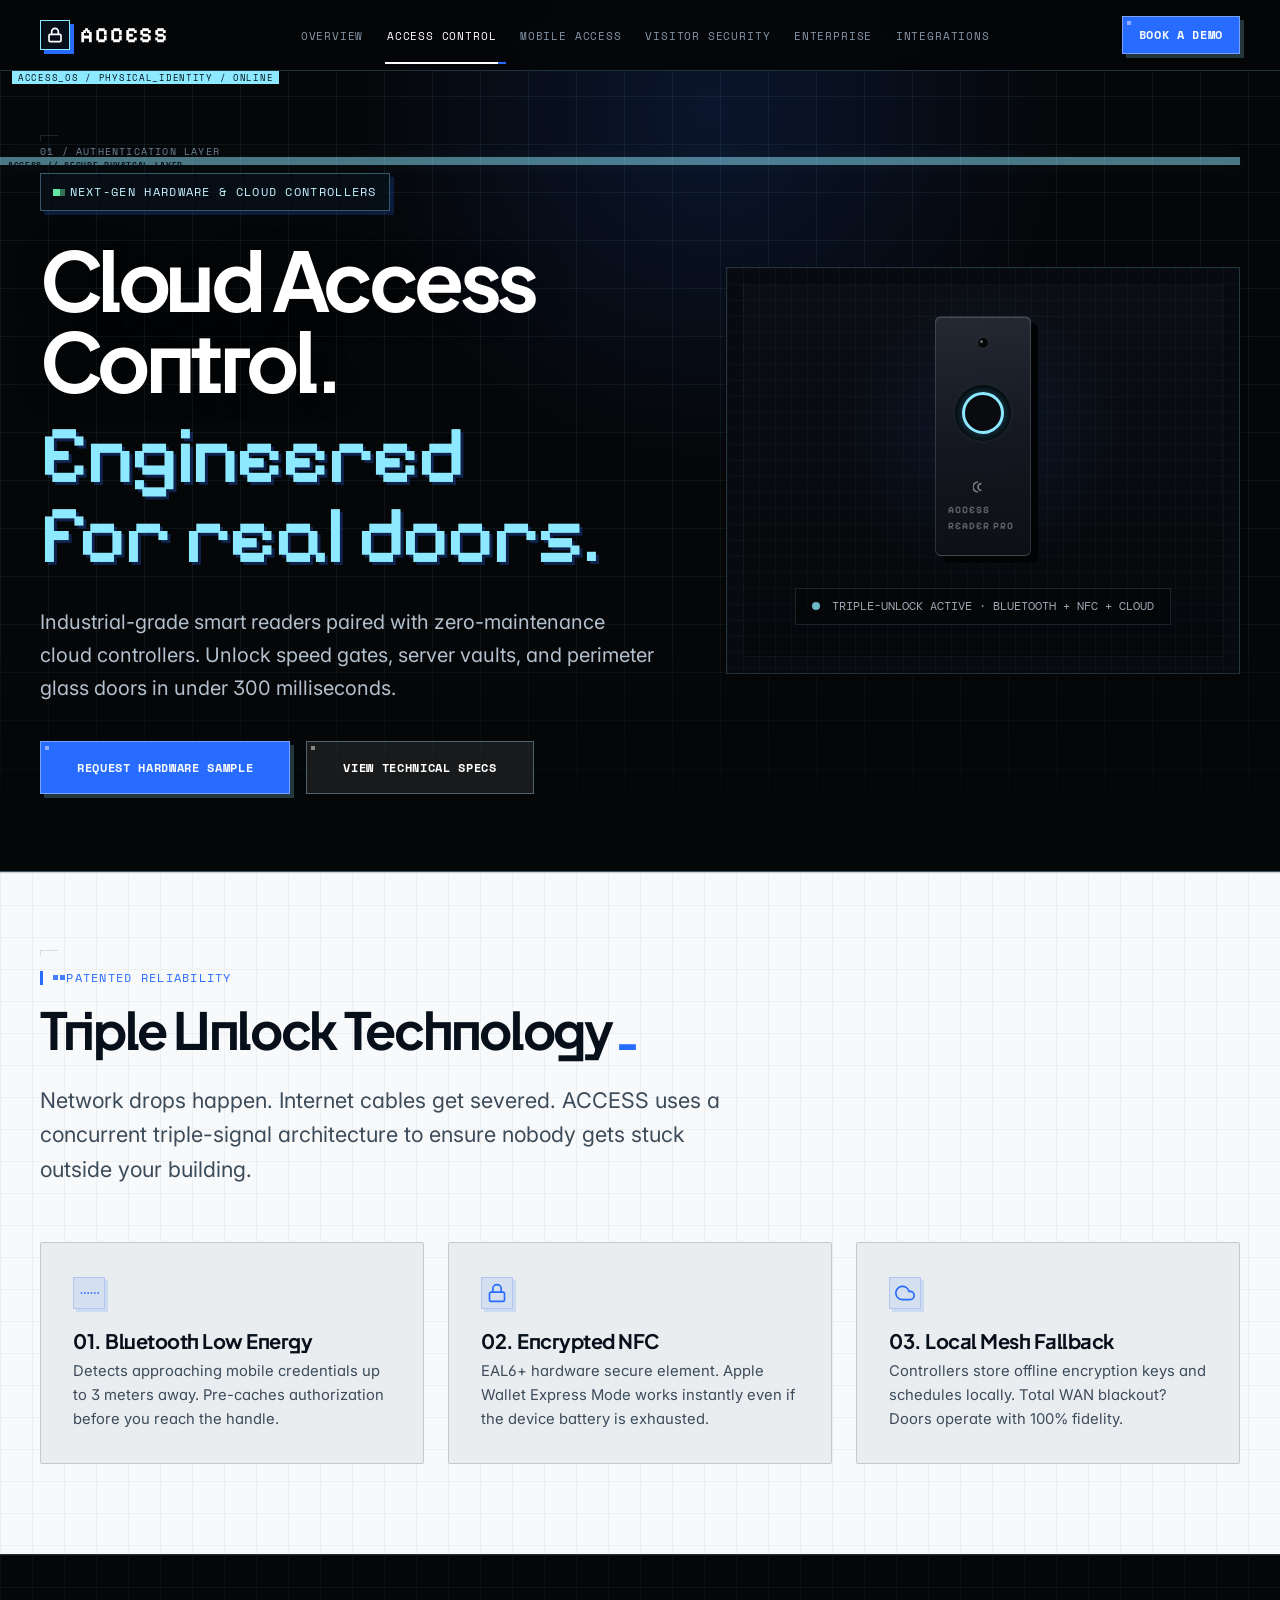
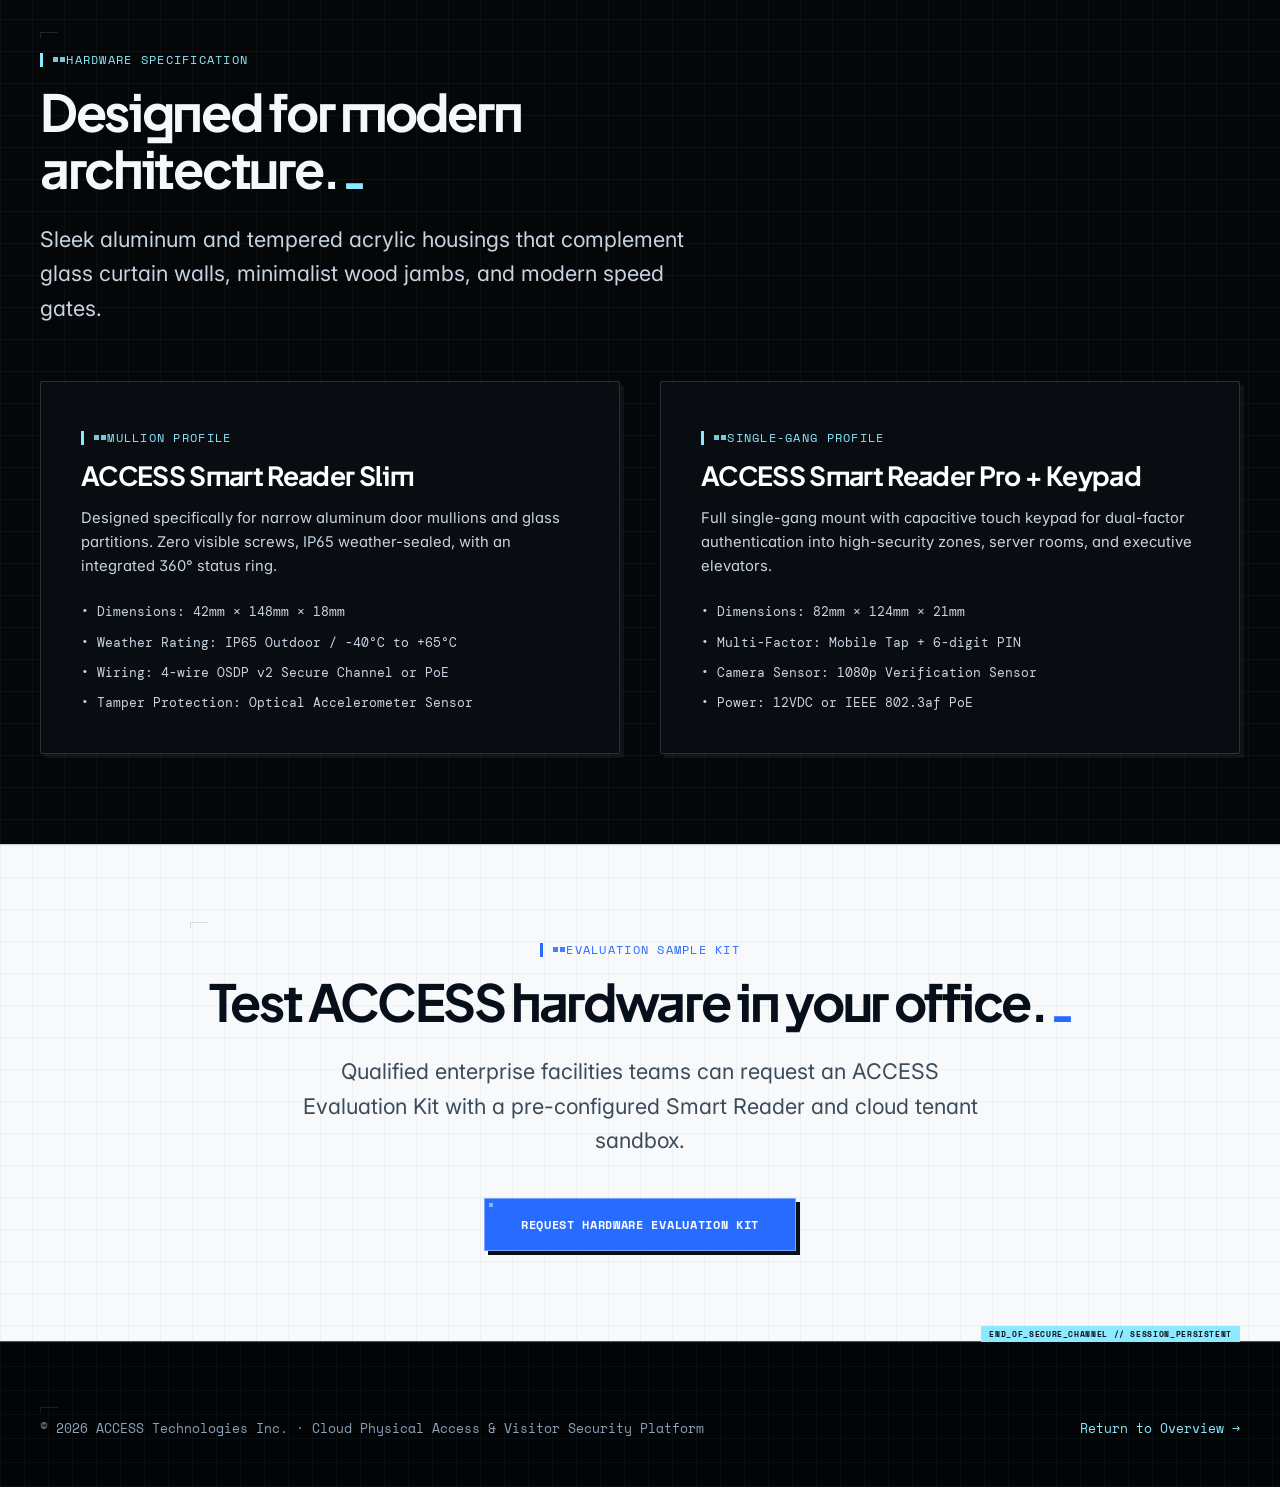
<file: access-control.html>
<!DOCTYPE html>
<html lang="en" class="pixel-tech-ui">
<head>
  <meta charset="UTF-8" />
  <meta name="viewport" content="width=device-width, initial-scale=1.0" />
  <title>Cloud Access Control &amp; Smart Readers — ACCESS</title>
  <meta name="description" content="Commercial-grade cloud access control engineered for modern enterprises. Smart readers, sub-second triple unlock, encrypted mobile credentials, and instant site lockdown." />
  <meta name="theme-color" content="#090B0E" />

  <link rel="preconnect" href="https://fonts.googleapis.com" />
  <link rel="preconnect" href="https://fonts.gstatic.com" crossorigin />
  <link href="https://fonts.googleapis.com/css2?family=DM+Mono:wght@400;500&family=Inter:wght@400;500;600&family=Plus+Jakarta+Sans:wght@500;600;700;800&display=swap" rel="stylesheet" />

  <link rel="stylesheet" href="assets/css/main.css" />
  <link rel="stylesheet" href="assets/css/components.css" />
  <link rel="stylesheet" href="assets/css/pixel-tech.css" />
  <link rel="stylesheet" href="assets/css/pixel-tech-hardening.css" />
</head>
<body>

  <!-- Site Header -->
  <header class="site-header" id="siteHeader">
    <div class="container header-inner">
      <a href="index.html" class="brand-logo" aria-label="ACCESS Home">
        <div class="brand-mark-cube">
          <svg viewBox="0 0 24 24" fill="none" stroke="currentColor" stroke-width="2.5" stroke-linecap="round" stroke-linejoin="round">
            <rect x="3" y="11" width="18" height="11" rx="2" ry="2"></rect>
            <path d="M7 11V7a5 5 0 0 1 10 0v4"></path>
          </svg>
        </div>
        <span>ACCESS</span>
      </a>

      <nav class="nav-desktop" aria-label="Primary navigation">
        <ul class="nav-links-desktop">
          <li><a href="index.html" class="nav-link">Overview</a></li>
          <li><a href="access-control.html" class="nav-link active">Access Control</a></li>
          <li><a href="mobile-access.html" class="nav-link">Mobile Access</a></li>
          <li><a href="visitor-management.html" class="nav-link">Visitor Security</a></li>
          <li><a href="enterprise.html" class="nav-link">Enterprise</a></li>
          <li><a href="integrations.html" class="nav-link">Integrations</a></li>
        </ul>
      </nav>

      <div class="nav-actions">
        <a href="demo.html" class="btn btn-primary btn-sm" data-open-demo-modal>Book a Demo</a>
        <button class="nav-hamburger" id="navHamburger" aria-label="Toggle mobile menu" aria-expanded="false" aria-controls="mobileNavDrawer">
          <span></span><span></span><span></span>
        </button>
      </div>
    </div>
  </header>

  <!-- Mobile Drawer -->
  <div class="mobile-nav-drawer" id="mobileNavDrawer">
    <ul class="mobile-nav-links">
      <li><a href="index.html" class="mobile-nav-link">Platform Overview <span>→</span></a></li>
      <li><a href="access-control.html" class="mobile-nav-link active">Cloud Access Control <span>→</span></a></li>
      <li><a href="mobile-access.html" class="mobile-nav-link">Mobile &amp; Wallet Passes <span>→</span></a></li>
      <li><a href="visitor-management.html" class="mobile-nav-link">Visitor Management <span>→</span></a></li>
      <li><a href="enterprise.html" class="mobile-nav-link">Enterprise &amp; Multi-Site <span>→</span></a></li>
      <li><a href="integrations.html" class="mobile-nav-link">Integrations <span>→</span></a></li>
      <li><a href="demo.html" class="mobile-nav-link" data-open-demo-modal>Book a Demo <span>↗</span></a></li>
    </ul>
  </div>

  <main id="mainContent">

    <!-- Hero Section -->
    <section class="hero-wrapper" style="min-height: 80svh;">
      <div class="hero-ambient-glow" aria-hidden="true"></div>
      <div class="container hero-grid">
        <div class="hero-copy-block">
          <div class="hero-tag-badge">
            <span class="indicator"></span>
            <span>NEXT-GEN HARDWARE &amp; CLOUD CONTROLLERS</span>
          </div>

          <h1 class="hero-title">
            Cloud Access Control. <br />
            <span class="accent-gradient">Engineered for real doors.</span>
          </h1>

          <p class="hero-desc">
            Industrial-grade smart readers paired with zero-maintenance cloud controllers. Unlock speed gates, server vaults, and perimeter glass doors in under 300 milliseconds.
          </p>

          <div class="hero-actions">
            <a href="demo.html" class="btn btn-primary btn-lg" data-open-demo-modal>Request Hardware Sample</a>
            <a href="#hardware-specs" class="btn btn-secondary-dark btn-lg">View Technical Specs</a>
          </div>
        </div>

        <!-- Hardware Visual -->
        <div class="hardware-stage" style="border: 1px solid var(--border-dark); box-shadow: var(--shadow-dark-card);">
          <div class="door-jamb-backdrop"></div>
          <div class="mullion-reader state-idle">
            <div class="reader-sensor-dot"></div>
            <div class="reader-led-ring-wrapper">
              <div class="reader-led-light"></div>
            </div>
            <div class="reader-rfid-zone">
              <svg class="reader-nfc-symbol" viewBox="0 0 24 24" fill="none" stroke="currentColor" stroke-width="2">
                <path d="M6 18a6 6 0 0 1 0-12"></path>
                <path d="M10 16a3 3 0 0 1 0-8"></path>
              </svg>
              <span class="reader-brand-label">ACCESS READER PRO</span>
            </div>
          </div>
          <div class="door-strike-display" style="margin-top:2rem;">
            <div class="door-strike-indicator locked"></div>
            <span>TRIPLE-UNLOCK ACTIVE · BLUETOOTH + NFC + CLOUD</span>
          </div>
        </div>
      </div>
    </section>

    <!-- Triple Unlock Technology Breakdown -->
    <section class="section section-white">
      <div class="container">
        <div style="max-width: 720px; margin-bottom: 3.5rem;">
          <span class="eyebrow">PATENTED RELIABILITY</span>
          <h2 class="section-heading">Triple Unlock Technology</h2>
          <p class="section-subheading">
            Network drops happen. Internet cables get severed. ACCESS uses a concurrent triple-signal architecture to ensure nobody gets stuck outside your building.
          </p>
        </div>

        <div style="display:grid; grid-template-columns: repeat(3, 1fr); gap: 1.5rem;">
          <div style="background:var(--bg-light); border: 1px solid var(--border-light); border-radius: var(--radius-md); padding: 2rem;">
            <div class="feature-pill-icon" style="margin-bottom: 1.25rem;">
              <svg width="20" height="20" viewBox="0 0 24 24" fill="none" stroke="currentColor" stroke-width="2"><path d="M2 12h2M6 12h2M10 12h2M14 12h2M18 12h2M22 12h2"></path></svg>
            </div>
            <h3 style="font-size:1.25rem; margin-bottom:0.5rem;">01. Bluetooth Low Energy</h3>
            <p style="color:var(--text-light-secondary); font-size:0.925rem; line-height:1.6;">
              Detects approaching mobile credentials up to 3 meters away. Pre-caches authorization before you reach the handle.
            </p>
          </div>

          <div style="background:var(--bg-light); border: 1px solid var(--border-light); border-radius: var(--radius-md); padding: 2rem;">
            <div class="feature-pill-icon" style="margin-bottom: 1.25rem;">
              <svg width="20" height="20" viewBox="0 0 24 24" fill="none" stroke="currentColor" stroke-width="2"><rect x="3" y="11" width="18" height="11" rx="2"></rect><path d="M7 11V7a5 5 0 0 1 10 0v4"></path></svg>
            </div>
            <h3 style="font-size:1.25rem; margin-bottom:0.5rem;">02. Encrypted NFC</h3>
            <p style="color:var(--text-light-secondary); font-size:0.925rem; line-height:1.6;">
              EAL6+ hardware secure element. Apple Wallet Express Mode works instantly even if the device battery is exhausted.
            </p>
          </div>

          <div style="background:var(--bg-light); border: 1px solid var(--border-light); border-radius: var(--radius-md); padding: 2rem;">
            <div class="feature-pill-icon" style="margin-bottom: 1.25rem;">
              <svg width="20" height="20" viewBox="0 0 24 24" fill="none" stroke="currentColor" stroke-width="2"><path d="M18 10h-1.26A8 8 0 1 0 9 20h9a5 5 0 0 0 0-10z"></path></svg>
            </div>
            <h3 style="font-size:1.25rem; margin-bottom:0.5rem;">03. Local Mesh Fallback</h3>
            <p style="color:var(--text-light-secondary); font-size:0.925rem; line-height:1.6;">
              Controllers store offline encryption keys and schedules locally. Total WAN blackout? Doors operate with 100% fidelity.
            </p>
          </div>
        </div>
      </div>
    </section>

    <!-- Hardware Showcase & Form Factors -->
    <section class="section section-dark" id="hardware-specs">
      <div class="container">
        <div style="max-width: 720px; margin-bottom: 3.5rem;">
          <span class="eyebrow eyebrow-dark">HARDWARE SPECIFICATION</span>
          <h2 class="section-heading">Designed for modern architecture.</h2>
          <p class="section-subheading">
            Sleek aluminum and tempered acrylic housings that complement glass curtain walls, minimalist wood jambs, and modern speed gates.
          </p>
        </div>

        <div style="display:grid; grid-template-columns: 1fr 1fr; gap: 2.5rem;">
          <div style="background: var(--bg-dark-surface); border: 1px solid var(--border-dark); border-radius: var(--radius-lg); padding: 2.5rem;">
            <span class="eyebrow eyebrow-dark">MULLION PROFILE</span>
            <h3 style="font-size:1.65rem; color:#FFF; margin-bottom:1rem;">ACCESS Smart Reader Slim</h3>
            <p style="color:var(--text-dark-secondary); margin-bottom:1.5rem; font-size:0.925rem; line-height:1.6;">
              Designed specifically for narrow aluminum door mullions and glass partitions. Zero visible screws, IP65 weather-sealed, with an integrated 360° status ring.
            </p>
            <ul style="list-style:none; display:flex; flex-direction:column; gap:0.6rem; font-family:var(--font-mono); font-size:0.8rem; color:var(--text-dark-secondary);">
              <li>• Dimensions: 42mm × 148mm × 18mm</li>
              <li>• Weather Rating: IP65 Outdoor / -40°C to +65°C</li>
              <li>• Wiring: 4-wire OSDP v2 Secure Channel or PoE</li>
              <li>• Tamper Protection: Optical Accelerometer Sensor</li>
            </ul>
          </div>

          <div style="background: var(--bg-dark-surface); border: 1px solid var(--border-dark); border-radius: var(--radius-lg); padding: 2.5rem;">
            <span class="eyebrow eyebrow-dark">SINGLE-GANG PROFILE</span>
            <h3 style="font-size:1.65rem; color:#FFF; margin-bottom:1rem;">ACCESS Smart Reader Pro + Keypad</h3>
            <p style="color:var(--text-dark-secondary); margin-bottom:1.5rem; font-size:0.925rem; line-height:1.6;">
              Full single-gang mount with capacitive touch keypad for dual-factor authentication into high-security zones, server rooms, and executive elevators.
            </p>
            <ul style="list-style:none; display:flex; flex-direction:column; gap:0.6rem; font-family:var(--font-mono); font-size:0.8rem; color:var(--text-dark-secondary);">
              <li>• Dimensions: 82mm × 124mm × 21mm</li>
              <li>• Multi-Factor: Mobile Tap + 6-digit PIN</li>
              <li>• Camera Sensor: 1080p Verification Sensor</li>
              <li>• Power: 12VDC or IEEE 802.3af PoE</li>
            </ul>
          </div>
        </div>
      </div>
    </section>

    <!-- Conversion Banner -->
    <section class="section section-white" style="text-align:center;">
      <div class="container-narrow">
        <span class="eyebrow">EVALUATION SAMPLE KIT</span>
        <h2 class="section-heading">Test ACCESS hardware in your office.</h2>
        <p class="section-subheading" style="margin: 0 auto 2.5rem;">
          Qualified enterprise facilities teams can request an ACCESS Evaluation Kit with a pre-configured Smart Reader and cloud tenant sandbox.
        </p>
        <a href="demo.html" class="btn btn-primary btn-lg" data-open-demo-modal>Request Hardware Evaluation Kit</a>
      </div>
    </section>

  </main>

  <!-- Site Footer -->
  <footer class="site-footer">
    <div class="container">
      <div class="footer-bottom-bar" style="border:none; padding:0;">
        <div>&copy; 2026 ACCESS Technologies Inc. · Cloud Physical Access &amp; Visitor Security Platform</div>
        <div><a href="index.html" style="color:var(--ice-400);">Return to Overview →</a></div>
      </div>
    </div>
  </footer>

  <script src="assets/js/main.js"></script>
</body>
</html>
</file>
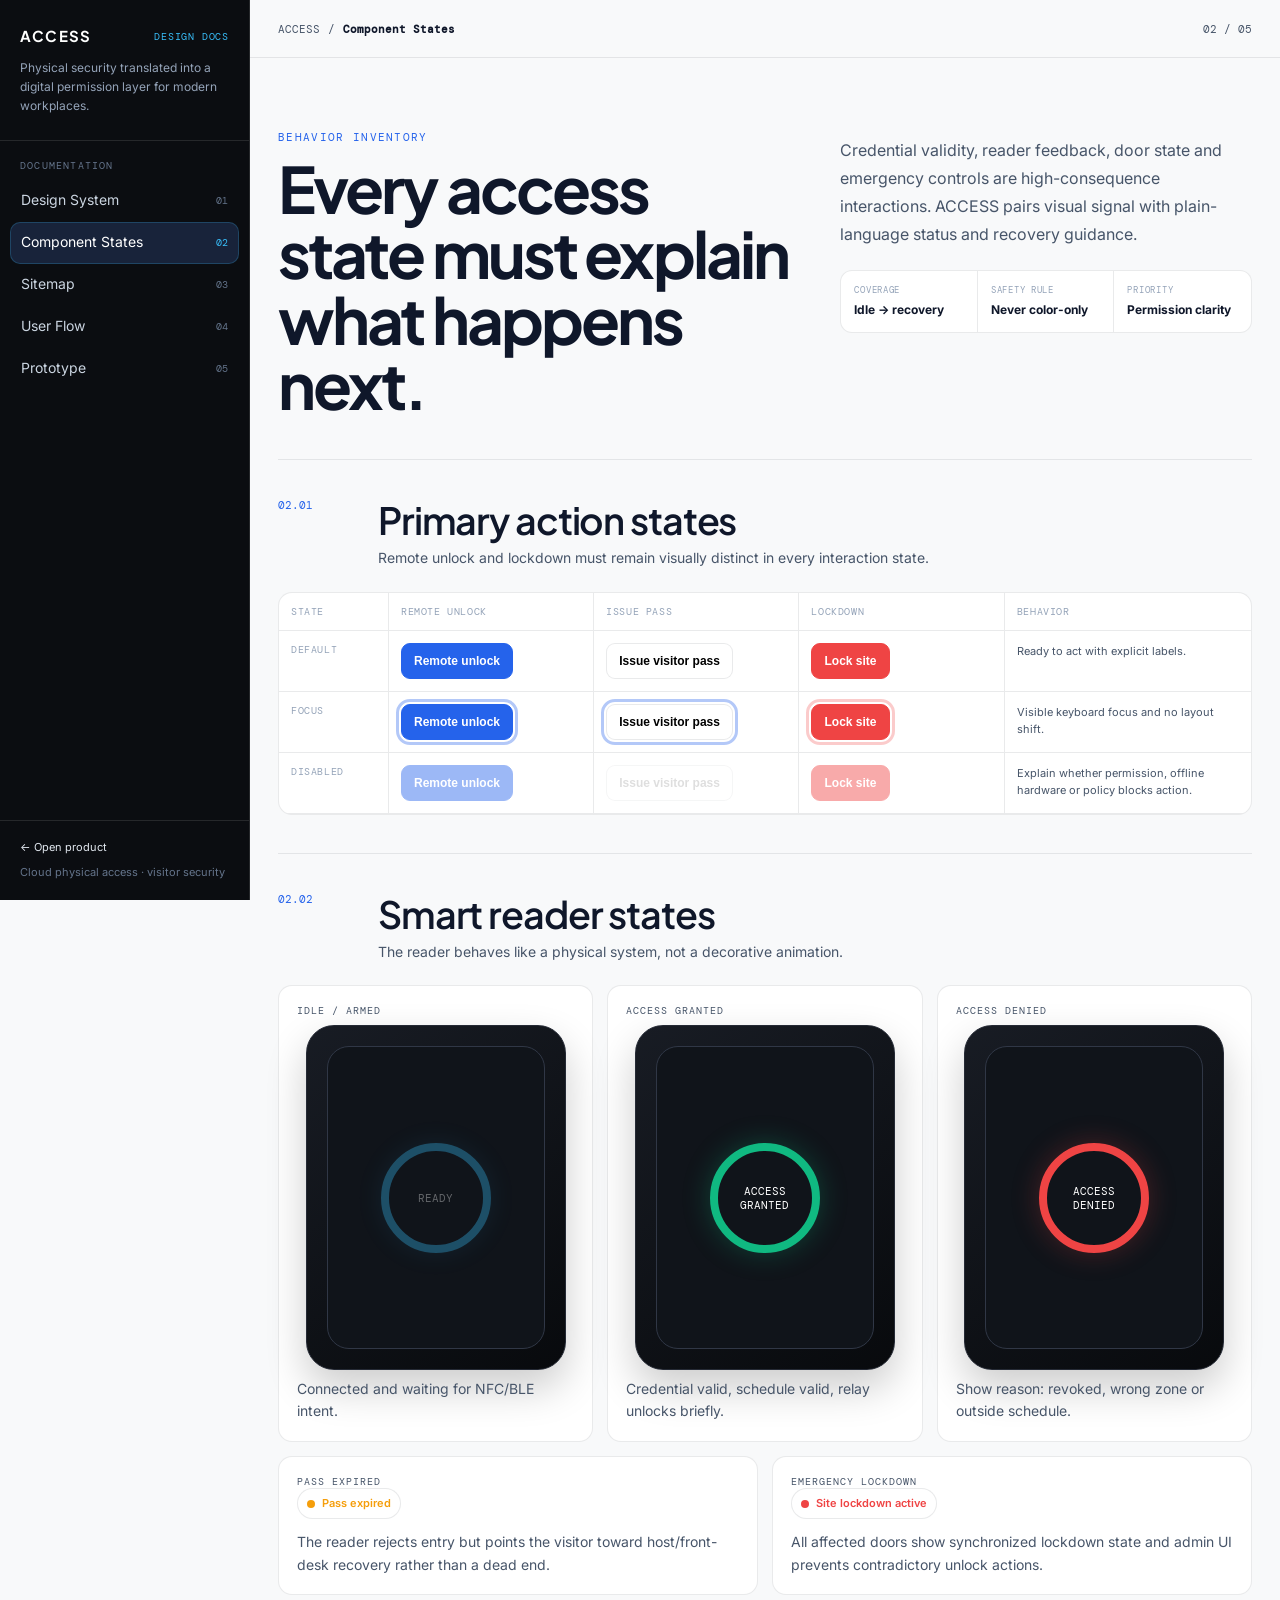
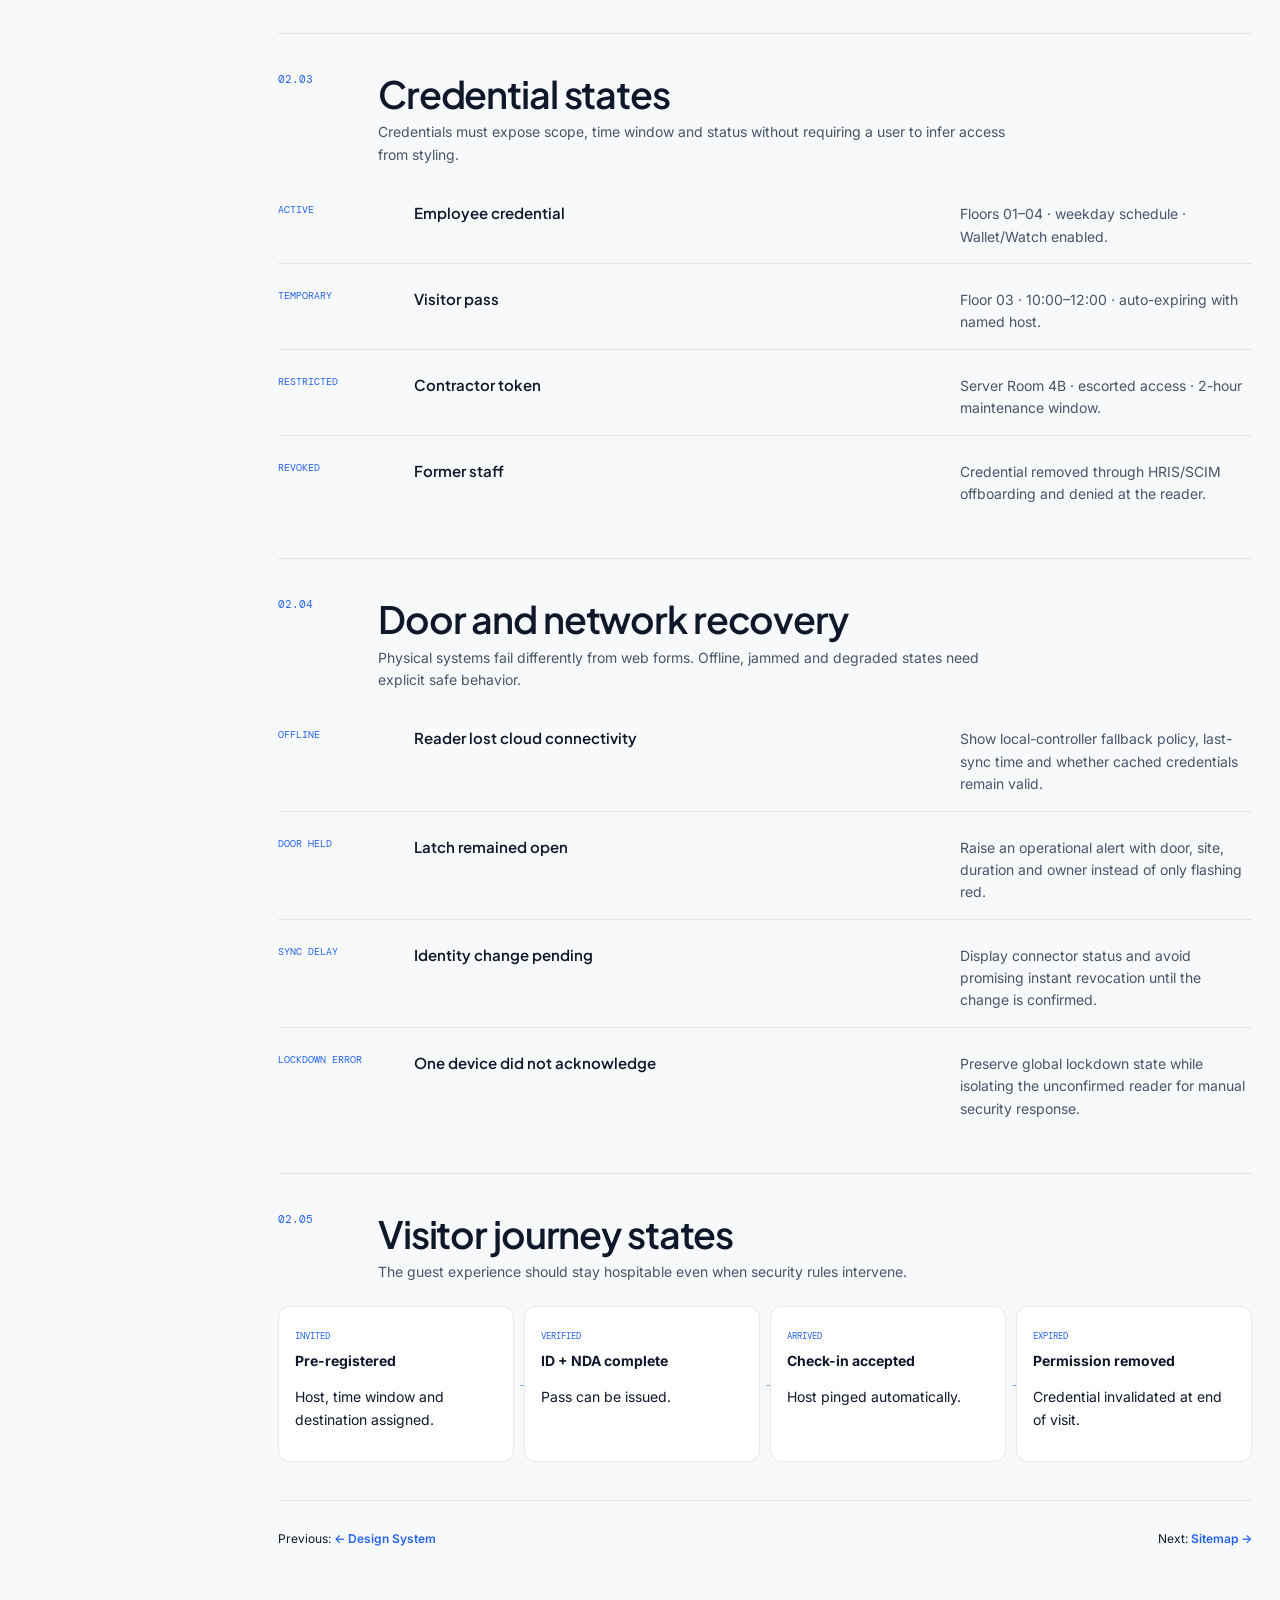
<file: component-states.html>
<!DOCTYPE html>
<html lang="en"><head><meta charset="UTF-8"><meta name="viewport" content="width=device-width, initial-scale=1.0"><meta name="description" content="ACCESS component states for credentials, smart readers, doors, visitor passes and emergency controls."><title>ACCESS — Component States</title><link rel="stylesheet" href="documentation.css"></head>
<body><div class="docs-shell"><aside class="docs-sidebar"><div class="docs-brand"><div class="docs-brand-row"><strong>ACCESS</strong><span>DESIGN DOCS</span></div><p>Physical security translated into a digital permission layer for modern workplaces.</p></div><nav class="docs-nav"><p class="docs-nav-label">Documentation</p><a href="design-system.html"><span>Design System</span><span>01</span></a><a class="active" aria-current="page" href="component-states.html"><span>Component States</span><span>02</span></a><a href="sitemap.html"><span>Sitemap</span><span>03</span></a><a href="user-flow.html"><span>User Flow</span><span>04</span></a><a href="prototype.html"><span>Prototype</span><span>05</span></a></nav><div class="docs-sidebar-footer"><a href="index.html">← Open product</a><p>Cloud physical access · visitor security</p></div></aside>
<main class="docs-main"><header class="docs-topbar"><div class="breadcrumb"><span>ACCESS</span><span>/</span><strong>Component States</strong></div><span class="docs-index">02 / 05</span></header><div class="docs-content">
<section class="docs-hero"><div><p class="eyebrow">Behavior inventory</p><h1>Every access state must explain what happens next.</h1></div><div class="docs-hero-copy"><p>Credential validity, reader feedback, door state and emergency controls are high-consequence interactions. ACCESS pairs visual signal with plain-language status and recovery guidance.</p><div class="docs-meta"><div><span>Coverage</span><strong>Idle → recovery</strong></div><div><span>Safety rule</span><strong>Never color-only</strong></div><div><span>Priority</span><strong>Permission clarity</strong></div></div></div></section>
<section class="docs-section"><div class="section-head"><span class="section-no">02.01</span><div><h2>Primary action states</h2><p>Remote unlock and lockdown must remain visually distinct in every interaction state.</p></div></div><div class="state-grid"><div class="state-label">State</div><div class="state-label">Remote unlock</div><div class="state-label">Issue pass</div><div class="state-label">Lockdown</div><div class="state-label">Behavior</div><div class="state-label">Default</div><div><button class="demo-button primary">Remote unlock</button></div><div><button class="demo-button">Issue visitor pass</button></div><div><button class="demo-button danger">Lock site</button></div><div class="state-note">Ready to act with explicit labels.</div><div class="state-label">Focus</div><div><button class="demo-button primary" style="outline:3px solid rgba(37,99,235,.35);outline-offset:2px">Remote unlock</button></div><div><button class="demo-button" style="outline:3px solid rgba(37,99,235,.35);outline-offset:2px">Issue visitor pass</button></div><div><button class="demo-button danger" style="outline:3px solid rgba(239,68,68,.28);outline-offset:2px">Lock site</button></div><div class="state-note">Visible keyboard focus and no layout shift.</div><div class="state-label">Disabled</div><div><button class="demo-button primary" disabled>Remote unlock</button></div><div><button class="demo-button" disabled>Issue visitor pass</button></div><div><button class="demo-button danger" disabled>Lock site</button></div><div class="state-note">Explain whether permission, offline hardware or policy blocks action.</div></div></section>
<section class="docs-section"><div class="section-head"><span class="section-no">02.02</span><div><h2>Smart reader states</h2><p>The reader behaves like a physical system, not a decorative animation.</p></div></div><div class="docs-grid"><div class="doc-panel span-4"><p class="panel-kicker">Idle / armed</p><div class="reader"><div class="reader-face"><div class="reader-ring" style="opacity:.35">READY</div></div></div><p>Connected and waiting for NFC/BLE intent.</p></div><div class="doc-panel span-4"><p class="panel-kicker">Access granted</p><div class="reader"><div class="reader-face"><div class="reader-ring" style="border-color:var(--green);box-shadow:0 0 28px rgba(16,185,129,.28)">ACCESS<br>GRANTED</div></div></div><p>Credential valid, schedule valid, relay unlocks briefly.</p></div><div class="doc-panel span-4"><p class="panel-kicker">Access denied</p><div class="reader"><div class="reader-face"><div class="reader-ring" style="border-color:var(--red);box-shadow:0 0 28px rgba(239,68,68,.25)">ACCESS<br>DENIED</div></div></div><p>Show reason: revoked, wrong zone or outside schedule.</p></div><div class="doc-panel span-6"><p class="panel-kicker">Pass expired</p><div class="signal-row"><span class="signal warning">Pass expired</span></div><p style="margin-top:12px">The reader rejects entry but points the visitor toward host/front-desk recovery rather than a dead end.</p></div><div class="doc-panel span-6"><p class="panel-kicker">Emergency lockdown</p><div class="signal-row"><span class="signal denied">Site lockdown active</span></div><p style="margin-top:12px">All affected doors show synchronized lockdown state and admin UI prevents contradictory unlock actions.</p></div></div></section>
<section class="docs-section"><div class="section-head"><span class="section-no">02.03</span><div><h2>Credential states</h2><p>Credentials must expose scope, time window and status without requiring a user to infer access from styling.</p></div></div><div class="branch-list"><div class="branch"><span class="tag">ACTIVE</span><h3>Employee credential</h3><p>Floors 01–04 · weekday schedule · Wallet/Watch enabled.</p></div><div class="branch"><span class="tag">TEMPORARY</span><h3>Visitor pass</h3><p>Floor 03 · 10:00–12:00 · auto-expiring with named host.</p></div><div class="branch"><span class="tag">RESTRICTED</span><h3>Contractor token</h3><p>Server Room 4B · escorted access · 2-hour maintenance window.</p></div><div class="branch"><span class="tag">REVOKED</span><h3>Former staff</h3><p>Credential removed through HRIS/SCIM offboarding and denied at the reader.</p></div></div></section>
<section class="docs-section"><div class="section-head"><span class="section-no">02.04</span><div><h2>Door and network recovery</h2><p>Physical systems fail differently from web forms. Offline, jammed and degraded states need explicit safe behavior.</p></div></div><div class="branch-list"><div class="branch"><span class="tag">OFFLINE</span><h3>Reader lost cloud connectivity</h3><p>Show local-controller fallback policy, last-sync time and whether cached credentials remain valid.</p></div><div class="branch"><span class="tag">DOOR HELD</span><h3>Latch remained open</h3><p>Raise an operational alert with door, site, duration and owner instead of only flashing red.</p></div><div class="branch"><span class="tag">SYNC DELAY</span><h3>Identity change pending</h3><p>Display connector status and avoid promising instant revocation until the change is confirmed.</p></div><div class="branch"><span class="tag">LOCKDOWN ERROR</span><h3>One device did not acknowledge</h3><p>Preserve global lockdown state while isolating the unconfirmed reader for manual security response.</p></div></div></section>
<section class="docs-section"><div class="section-head"><span class="section-no">02.05</span><div><h2>Visitor journey states</h2><p>The guest experience should stay hospitable even when security rules intervene.</p></div></div><div class="architecture-flow"><div class="flow-node"><span>INVITED</span><strong>Pre-registered</strong><p>Host, time window and destination assigned.</p></div><div class="flow-node"><span>VERIFIED</span><strong>ID + NDA complete</strong><p>Pass can be issued.</p></div><div class="flow-node"><span>ARRIVED</span><strong>Check-in accepted</strong><p>Host pinged automatically.</p></div><div class="flow-node"><span>EXPIRED</span><strong>Permission removed</strong><p>Credential invalidated at end of visit.</p></div></div></section>
<footer class="docs-footer"><span>Previous: <a href="design-system.html">← Design System</a></span><span>Next: <a href="sitemap.html">Sitemap →</a></span></footer></div></main></div></body></html>
</file>
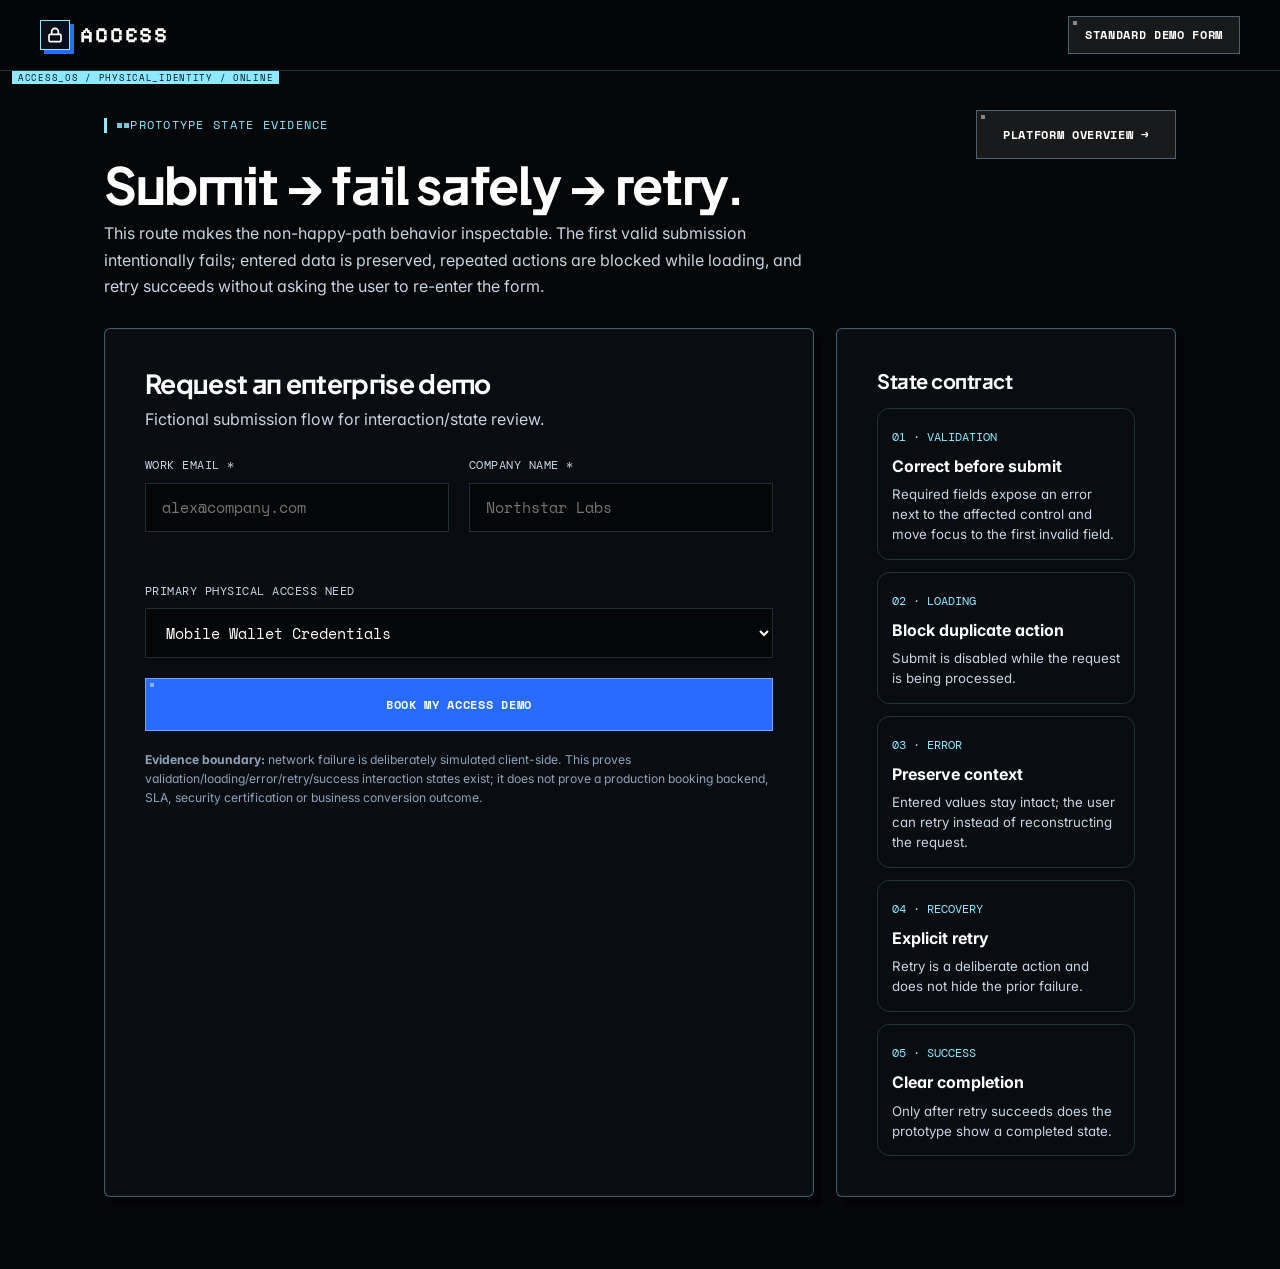
<file: demo-state-lab.html>
<!DOCTYPE html>
<html lang="en" class="pixel-tech-ui">
<head>
  <meta charset="UTF-8">
  <meta name="viewport" content="width=device-width, initial-scale=1.0">
  <title>ACCESS — Demo Request State Lab</title>
  <meta name="description" content="Interactive ACCESS prototype state lab covering validation, loading, failed submission, preserved form data, retry and success.">
  <link rel="preconnect" href="https://fonts.googleapis.com">
  <link rel="preconnect" href="https://fonts.gstatic.com" crossorigin>
  <link href="https://fonts.googleapis.com/css2?family=DM+Mono:wght@400;500&family=Inter:wght@400;500;600&family=Plus+Jakarta+Sans:wght@500;600;700;800&display=swap" rel="stylesheet">
  <link rel="stylesheet" href="assets/css/main.css">
  <link rel="stylesheet" href="assets/css/components.css">
  <link rel="stylesheet" href="assets/css/pixel-tech.css">
  <link rel="stylesheet" href="assets/css/pixel-tech-hardening.css">
  <style>
    .lab-shell{max-width:1120px;margin:0 auto;padding:110px 24px 72px}.lab-head{display:flex;justify-content:space-between;align-items:flex-start;gap:24px;margin-bottom:28px}.lab-head h1{color:#fff;font-size:clamp(2rem,4vw,3.5rem);margin:.4rem 0}.lab-head p{color:var(--text-dark-secondary);max-width:720px;line-height:1.65}.lab-grid{display:grid;grid-template-columns:minmax(0,1fr) 340px;gap:22px}.lab-card{background:var(--bg-dark-surface);border:1px solid var(--border-dark-bright);border-radius:var(--radius-xl);padding:clamp(1.5rem,4vw,2.5rem);box-shadow:var(--shadow-dark-card)}.lab-status{display:none;margin-top:16px;padding:14px 16px;border-radius:12px;font-size:.88rem;line-height:1.55}.lab-status.show{display:block}.lab-status.loading{background:rgba(87,152,255,.08);border:1px solid rgba(87,152,255,.35);color:#d9e8ff}.lab-status.error{background:rgba(248,113,113,.08);border:1px solid rgba(248,113,113,.4);color:#ffd9d9}.lab-status.success{background:rgba(16,185,129,.08);border:1px solid rgba(16,185,129,.4);color:#d4f9e4}.lab-status strong{display:block;color:inherit;margin-bottom:4px}.lab-actions{display:flex;gap:9px;flex-wrap:wrap;margin-top:12px}.lab-actions button{min-height:42px}.state-list{display:grid;gap:12px}.state-item{padding:14px;border:1px solid var(--border-dark);border-radius:12px}.state-item span{font-family:var(--font-mono);font-size:.72rem;color:var(--ice-400)}.state-item strong{display:block;color:#fff;margin:.35rem 0}.state-item p{margin:0;color:var(--text-dark-secondary);font-size:.83rem;line-height:1.5}.field-error{min-height:18px;color:#ffb5b5;font-size:.76rem;margin-top:5px}.form-input[aria-invalid="true"]{border-color:#f87171!important;box-shadow:0 0 0 2px rgba(248,113,113,.12)}.boundary{margin-top:20px;color:var(--text-dark-muted);font-size:.76rem;line-height:1.55}@media(max-width:820px){.lab-grid{grid-template-columns:1fr}.lab-head{flex-direction:column}.lab-shell{padding-top:92px}}
  </style>
</head>
<body style="background:var(--bg-dark);color:var(--text-dark-primary)">
  <header class="site-header" id="siteHeader"><div class="container header-inner"><a href="index.html" class="brand-logo" aria-label="ACCESS Home"><div class="brand-mark-cube"><svg viewBox="0 0 24 24" fill="none" stroke="currentColor" stroke-width="2.5"><rect x="3" y="11" width="18" height="11" rx="2"></rect><path d="M7 11V7a5 5 0 0 1 10 0v4"></path></svg></div><span>ACCESS</span></a><div class="nav-actions"><a href="demo.html" class="btn btn-secondary-dark btn-sm">Standard demo form</a></div></div></header>

  <main class="lab-shell">
    <div class="lab-head"><div><span class="eyebrow eyebrow-dark">Prototype state evidence</span><h1>Submit → fail safely → retry.</h1><p>This route makes the non-happy-path behavior inspectable. The first valid submission intentionally fails; entered data is preserved, repeated actions are blocked while loading, and retry succeeds without asking the user to re-enter the form.</p></div><a href="index.html" class="btn btn-secondary-dark">Platform overview →</a></div>

    <div class="lab-grid">
      <section class="lab-card" aria-labelledby="request-title">
        <h2 id="request-title" style="color:#fff;font-size:1.65rem;margin:0 0 .5rem">Request an enterprise demo</h2>
        <p style="color:var(--text-dark-secondary);margin:0 0 1.5rem">Fictional submission flow for interaction/state review.</p>
        <form id="stateLabForm" class="form-group-grid" novalidate>
          <div class="form-field"><label for="labEmail">Work Email *</label><input class="form-input" type="email" id="labEmail" autocomplete="email" placeholder="alex@company.com" required><div class="field-error" id="labEmailError"></div></div>
          <div class="form-field"><label for="labCompany">Company Name *</label><input class="form-input" type="text" id="labCompany" autocomplete="organization" placeholder="Northstar Labs" required><div class="field-error" id="labCompanyError"></div></div>
          <div class="form-field col-span-2"><label for="labNeed">Primary Physical Access Need</label><select class="form-select" id="labNeed"><option>Mobile Wallet Credentials</option><option>Visitor Check-In</option><option>Multi-Site Access Governance</option><option>Identity Provider Automation</option></select></div>
          <div class="form-field col-span-2"><button id="labSubmit" class="btn btn-primary btn-lg" type="submit" style="width:100%">Book My ACCESS Demo</button></div>
        </form>
        <div id="labStatus" class="lab-status" role="status" aria-live="assertive"></div>
        <p class="boundary"><strong>Evidence boundary:</strong> network failure is deliberately simulated client-side. This proves validation/loading/error/retry/success interaction states exist; it does not prove a production booking backend, SLA, security certification or business conversion outcome.</p>
      </section>

      <aside class="lab-card" aria-labelledby="state-title"><h2 id="state-title" style="color:#fff;font-size:1.25rem;margin:0 0 1rem">State contract</h2><div class="state-list">
        <div class="state-item"><span>01 · VALIDATION</span><strong>Correct before submit</strong><p>Required fields expose an error next to the affected control and move focus to the first invalid field.</p></div>
        <div class="state-item"><span>02 · LOADING</span><strong>Block duplicate action</strong><p>Submit is disabled while the request is being processed.</p></div>
        <div class="state-item"><span>03 · ERROR</span><strong>Preserve context</strong><p>Entered values stay intact; the user can retry instead of reconstructing the request.</p></div>
        <div class="state-item"><span>04 · RECOVERY</span><strong>Explicit retry</strong><p>Retry is a deliberate action and does not hide the prior failure.</p></div>
        <div class="state-item"><span>05 · SUCCESS</span><strong>Clear completion</strong><p>Only after retry succeeds does the prototype show a completed state.</p></div>
      </div></aside>
    </div>
  </main>

  <script>
    const form=document.getElementById('stateLabForm');
    const submit=document.getElementById('labSubmit');
    const status=document.getElementById('labStatus');
    const email=document.getElementById('labEmail');
    const company=document.getElementById('labCompany');
    let firstValidAttempt=true;

    function fieldState(input,errorEl,message){
      input.setAttribute('aria-invalid',message?'true':'false');
      errorEl.textContent=message||'';
    }
    function validate(){
      let first=null;
      const emailError=document.getElementById('labEmailError');
      const companyError=document.getElementById('labCompanyError');
      const emailMessage=!email.value.trim()?'Enter a work email.':(!email.checkValidity()?'Use a valid email format.':'');
      const companyMessage=!company.value.trim()?'Enter a company name.':'';
      fieldState(email,emailError,emailMessage);fieldState(company,companyError,companyMessage);
      if(emailMessage) first=email; else if(companyMessage) first=company;
      if(first) first.focus();
      return !first;
    }
    function render(kind,title,copy,actions=''){
      status.className=`lab-status show ${kind}`;
      status.innerHTML=`<strong>${title}</strong>${copy}${actions}`;
    }
    function setBusy(busy){
      submit.disabled=busy;
      submit.textContent=busy?'Submitting request…':'Book My ACCESS Demo';
      form.setAttribute('aria-busy',busy?'true':'false');
    }
    function attempt(){
      if(!validate()) return;
      setBusy(true);
      render('loading','Submitting request…','ACCESS is preparing the simulated demo request. Duplicate submission is disabled.');
      setTimeout(()=>{
        if(firstValidAttempt){
          firstValidAttempt=false;
          setBusy(false);
          render('error','Request could not be sent.','Your form data is still here. Nothing has been booked yet.',`<div class="lab-actions"><button id="retryRequest" class="btn btn-primary" type="button">Retry request</button><button id="editRequest" class="btn btn-secondary-dark" type="button">Review fields</button></div>`);
          document.getElementById('retryRequest').addEventListener('click',attempt);
          document.getElementById('editRequest').addEventListener('click',()=>email.focus());
          return;
        }
        setBusy(false);
        render('success','Demonstration request completed.','The retry succeeded with the same preserved values. In a production system this state would require a real backend confirmation identifier.');
      },650);
    }
    form.addEventListener('submit',(event)=>{event.preventDefault();attempt();});
  </script>
</body>
</html>
</file>
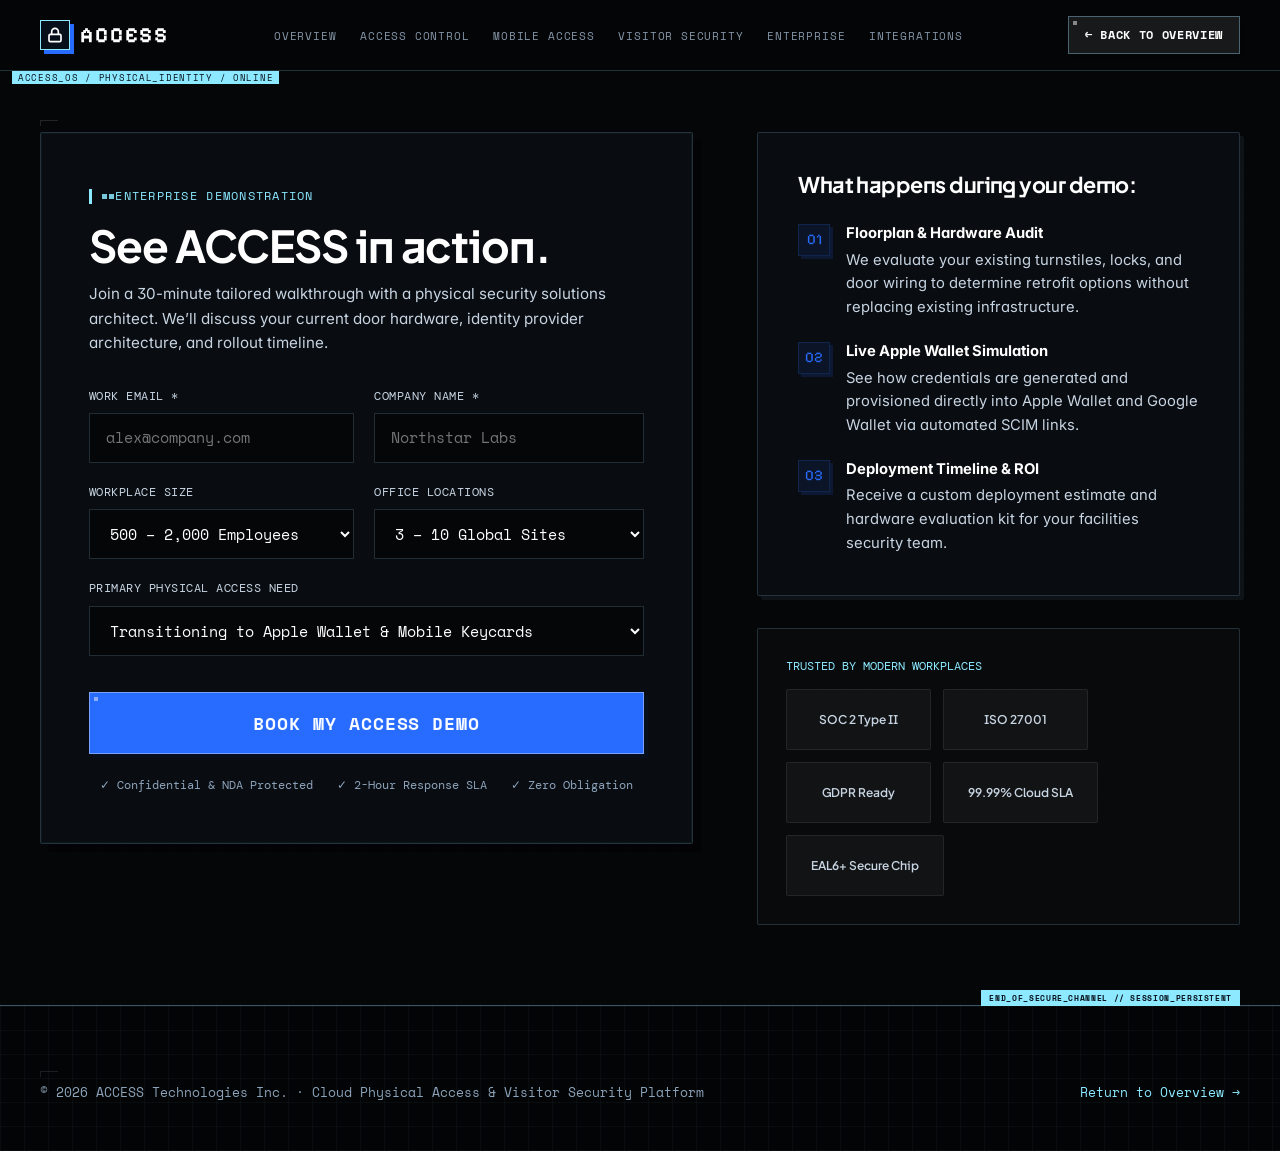
<file: demo.html>
<!DOCTYPE html>
<html lang="en" class="pixel-tech-ui">
<head>
  <meta charset="UTF-8" />
  <meta name="viewport" content="width=device-width, initial-scale=1.0" />
  <title>Book a Demo — ACCESS Cloud Physical Security</title>
  <meta name="description" content="Schedule a personalized enterprise demonstration of ACCESS. See how to replace plastic badges with Apple Wallet passes, automate guest check-in, and govern physical doors globally." />
  <meta name="theme-color" content="#090B0E" />

  <link rel="preconnect" href="https://fonts.googleapis.com" />
  <link rel="preconnect" href="https://fonts.gstatic.com" crossorigin />
  <link href="https://fonts.googleapis.com/css2?family=DM+Mono:wght@400;500&family=Inter:wght@400;500;600&family=Plus+Jakarta+Sans:wght@500;600;700;800&display=swap" rel="stylesheet" />

  <link rel="stylesheet" href="assets/css/main.css" />
  <link rel="stylesheet" href="assets/css/components.css" />
  <link rel="stylesheet" href="assets/css/pixel-tech.css" />
  <link rel="stylesheet" href="assets/css/pixel-tech-hardening.css" />
</head>
<body style="background-color: var(--bg-dark); color: var(--text-dark-primary);">

  <!-- Site Header -->
  <header class="site-header" id="siteHeader">
    <div class="container header-inner">
      <a href="index.html" class="brand-logo" aria-label="ACCESS Home">
        <div class="brand-mark-cube">
          <svg viewBox="0 0 24 24" fill="none" stroke="currentColor" stroke-width="2.5" stroke-linecap="round" stroke-linejoin="round">
            <rect x="3" y="11" width="18" height="11" rx="2"></rect>
            <path d="M7 11V7a5 5 0 0 1 10 0v4"></path>
          </svg>
        </div>
        <span>ACCESS</span>
      </a>

      <nav class="nav-desktop" aria-label="Primary navigation">
        <ul class="nav-links-desktop">
          <li><a href="index.html" class="nav-link">Overview</a></li>
          <li><a href="access-control.html" class="nav-link">Access Control</a></li>
          <li><a href="mobile-access.html" class="nav-link">Mobile Access</a></li>
          <li><a href="visitor-management.html" class="nav-link">Visitor Security</a></li>
          <li><a href="enterprise.html" class="nav-link">Enterprise</a></li>
          <li><a href="integrations.html" class="nav-link">Integrations</a></li>
        </ul>
      </nav>

      <div class="nav-actions">
        <a href="index.html" class="btn btn-secondary-dark btn-sm">← Back to Overview</a>
      </div>
    </div>
  </header>

  <main id="mainContent" style="padding-top: calc(76px + 3.5rem); padding-bottom: 5rem;">
    <div class="container">
      <div style="display:grid; grid-template-columns: 1.15fr 0.85fr; gap: clamp(2rem, 5vw, 4.5rem); align-items:flex-start;">

        <!-- Left Column: High-Conversion Form -->
        <div style="background: var(--bg-dark-surface); border: 1px solid var(--border-dark-bright); border-radius: var(--radius-xl); padding: clamp(2rem, 4vw, 3rem); box-shadow: var(--shadow-dark-card);">
          <span class="eyebrow eyebrow-dark">Enterprise Demonstration</span>
          <h1 style="font-size: clamp(2rem, 3.5vw, 2.75rem); color:#FFF; margin-bottom: 0.75rem;">
            See ACCESS in action.
          </h1>
          <p style="color:var(--text-dark-secondary); font-size: 0.95rem; line-height: 1.6; margin-bottom: 2rem;">
            Join a 30-minute tailored walkthrough with a physical security solutions architect. We’ll discuss your current door hardware, identity provider architecture, and rollout timeline.
          </p>

          <form id="standaloneDemoForm" class="form-group-grid" style="margin-top:0;">
            <div class="form-field">
              <label for="pageWorkEmail">Work Email *</label>
              <input type="email" id="pageWorkEmail" class="form-input" placeholder="alex@company.com" required />
            </div>

            <div class="form-field">
              <label for="pageCompanyName">Company Name *</label>
              <input type="text" id="pageCompanyName" class="form-input" placeholder="Northstar Labs" required />
            </div>

            <div class="form-field">
              <label for="pageCompanySize">Workplace Size</label>
              <select id="pageCompanySize" class="form-select">
                <option value="100-500">100 – 500 Employees</option>
                <option value="500-2000" selected>500 – 2,000 Employees</option>
                <option value="2000+">2,000+ Enterprise Staff</option>
              </select>
            </div>

            <div class="form-field">
              <label for="pageSiteCount">Office Locations</label>
              <select id="pageSiteCount" class="form-select">
                <option value="1-2">1 – 2 Headquarters</option>
                <option value="3-10" selected>3 – 10 Global Sites</option>
                <option value="10+">10+ Multi-Site Portfolio</option>
              </select>
            </div>

            <div class="form-field col-span-2">
              <label for="pagePrimaryNeed">Primary Physical Access Need</label>
              <select id="pagePrimaryNeed" class="form-select">
                <option value="mobile-wallet">Transitioning to Apple Wallet &amp; Mobile Keycards</option>
                <option value="visitor-kiosk">Automating Visitor Registration &amp; Touchless Check-In</option>
                <option value="multi-site">Unifying Disconnected Regional Facilities &amp; Readers</option>
                <option value="idp-scim">Automating SCIM Onboarding/Offboarding with Okta / Entra</option>
              </select>
            </div>

            <div class="form-field col-span-2" style="margin-top: 1rem;">
              <button type="submit" class="btn btn-primary btn-lg" style="width:100%; font-size:1.1rem;">
                Book My ACCESS Demo
              </button>
              <div style="display:flex; justify-content:center; gap:1.5rem; margin-top:1rem; font-family:var(--font-mono); font-size:0.75rem; color:var(--text-dark-muted);">
                <span>✓ Confidential &amp; NDA Protected</span>
                <span>✓ 2-Hour Response SLA</span>
                <span>✓ Zero Obligation</span>
              </div>
            </div>
          </form>

          <!-- Success State -->
          <div id="pageSuccessView" style="display:none; text-align:center; padding: 3rem 1.5rem;">
            <div style="width:64px; height:64px; border-radius:50%; background:rgba(16,185,129,0.15); border:2px solid var(--signal-granted); color:var(--signal-granted); display:flex; align-items:center; justify-content:center; margin:0 auto 1.5rem;">
              <svg width="32" height="32" viewBox="0 0 24 24" fill="none" stroke="currentColor" stroke-width="2.5"><polyline points="20 6 9 17 4 12"/></svg>
            </div>
            <h3 style="font-size:1.85rem; color:#FFF; margin-bottom:0.75rem;">Demonstration Reserved</h3>
            <p style="color:var(--text-dark-secondary); max-width:440px; margin:0 auto 2rem; line-height:1.6;">
              An ACCESS senior solutions engineer has been reserved for your team. You will receive a calendar invite and custom architecture pre-brief within 2 business hours.
            </p>
            <a href="index.html" class="btn btn-secondary-dark">Return to Platform Overview</a>
          </div>
        </div>

        <!-- Right Column: Product Presentation & What to Expect -->
        <div>
          <div style="background: var(--bg-dark-surface); border: 1px solid var(--border-dark); border-radius: var(--radius-xl); padding: 2.5rem; margin-bottom: 2rem;">
            <h3 style="font-size:1.35rem; color:#FFF; margin-bottom: 1.5rem;">What happens during your demo:</h3>
            <ul style="list-style:none; display:flex; flex-direction:column; gap:1.25rem; color:var(--text-dark-secondary); font-size:0.925rem;">
              <li style="display:flex; gap:1rem;">
                <div class="feature-pill-icon" style="flex-shrink:0;">01</div>
                <div>
                  <strong style="color:#FFF; display:block; margin-bottom:0.2rem;">Floorplan &amp; Hardware Audit</strong>
                  <span>We evaluate your existing turnstiles, locks, and door wiring to determine retrofit options without replacing existing infrastructure.</span>
                </div>
              </li>
              <li style="display:flex; gap:1rem;">
                <div class="feature-pill-icon" style="flex-shrink:0;">02</div>
                <div>
                  <strong style="color:#FFF; display:block; margin-bottom:0.2rem;">Live Apple Wallet Simulation</strong>
                  <span>See how credentials are generated and provisioned directly into Apple Wallet and Google Wallet via automated SCIM links.</span>
                </div>
              </li>
              <li style="display:flex; gap:1rem;">
                <div class="feature-pill-icon" style="flex-shrink:0;">03</div>
                <div>
                  <strong style="color:#FFF; display:block; margin-bottom:0.2rem;">Deployment Timeline &amp; ROI</strong>
                  <span>Receive a custom deployment estimate and hardware evaluation kit for your facilities security team.</span>
                </div>
              </li>
            </ul>
          </div>

          <!-- Enterprise Certifications Box -->
          <div style="background: rgba(255,255,255,0.02); border: 1px solid var(--border-dark); border-radius: var(--radius-lg); padding: 1.75rem;">
            <div style="font-family:var(--font-mono); font-size:0.75rem; color:var(--ice-400); margin-bottom:0.75rem;">TRUSTED BY MODERN WORKPLACES</div>
            <div style="display:flex; flex-wrap:wrap; gap:0.75rem;">
              <span class="trust-badge-item" style="font-size:0.75rem;">SOC 2 Type II</span>
              <span class="trust-badge-item" style="font-size:0.75rem;">ISO 27001</span>
              <span class="trust-badge-item" style="font-size:0.75rem;">GDPR Ready</span>
              <span class="trust-badge-item" style="font-size:0.75rem;">99.99% Cloud SLA</span>
              <span class="trust-badge-item" style="font-size:0.75rem;">EAL6+ Secure Chip</span>
            </div>
          </div>
        </div>

      </div>
    </div>
  </main>

  <!-- Site Footer -->
  <footer class="site-footer">
    <div class="container">
      <div class="footer-bottom-bar" style="border:none; padding:0;">
        <div>&copy; 2026 ACCESS Technologies Inc. · Cloud Physical Access &amp; Visitor Security Platform</div>
        <div><a href="index.html" style="color:var(--ice-400);">Return to Overview →</a></div>
      </div>
    </div>
  </footer>

  <script src="assets/js/main.js"></script>
  <script>
    const form = document.getElementById('standaloneDemoForm');
    const success = document.getElementById('pageSuccessView');
    if (form && success) {
      form.addEventListener('submit', (e) => {
        e.preventDefault();
        const submitBtn = form.querySelector('button[type="submit"]');
        submitBtn.disabled = true;
        submitBtn.textContent = 'Reserving Demo Slot...';
        setTimeout(() => {
          form.style.display = 'none';
          success.style.display = 'block';
        }, 600);
      });
    }
  </script>
</body>
</html>
</file>
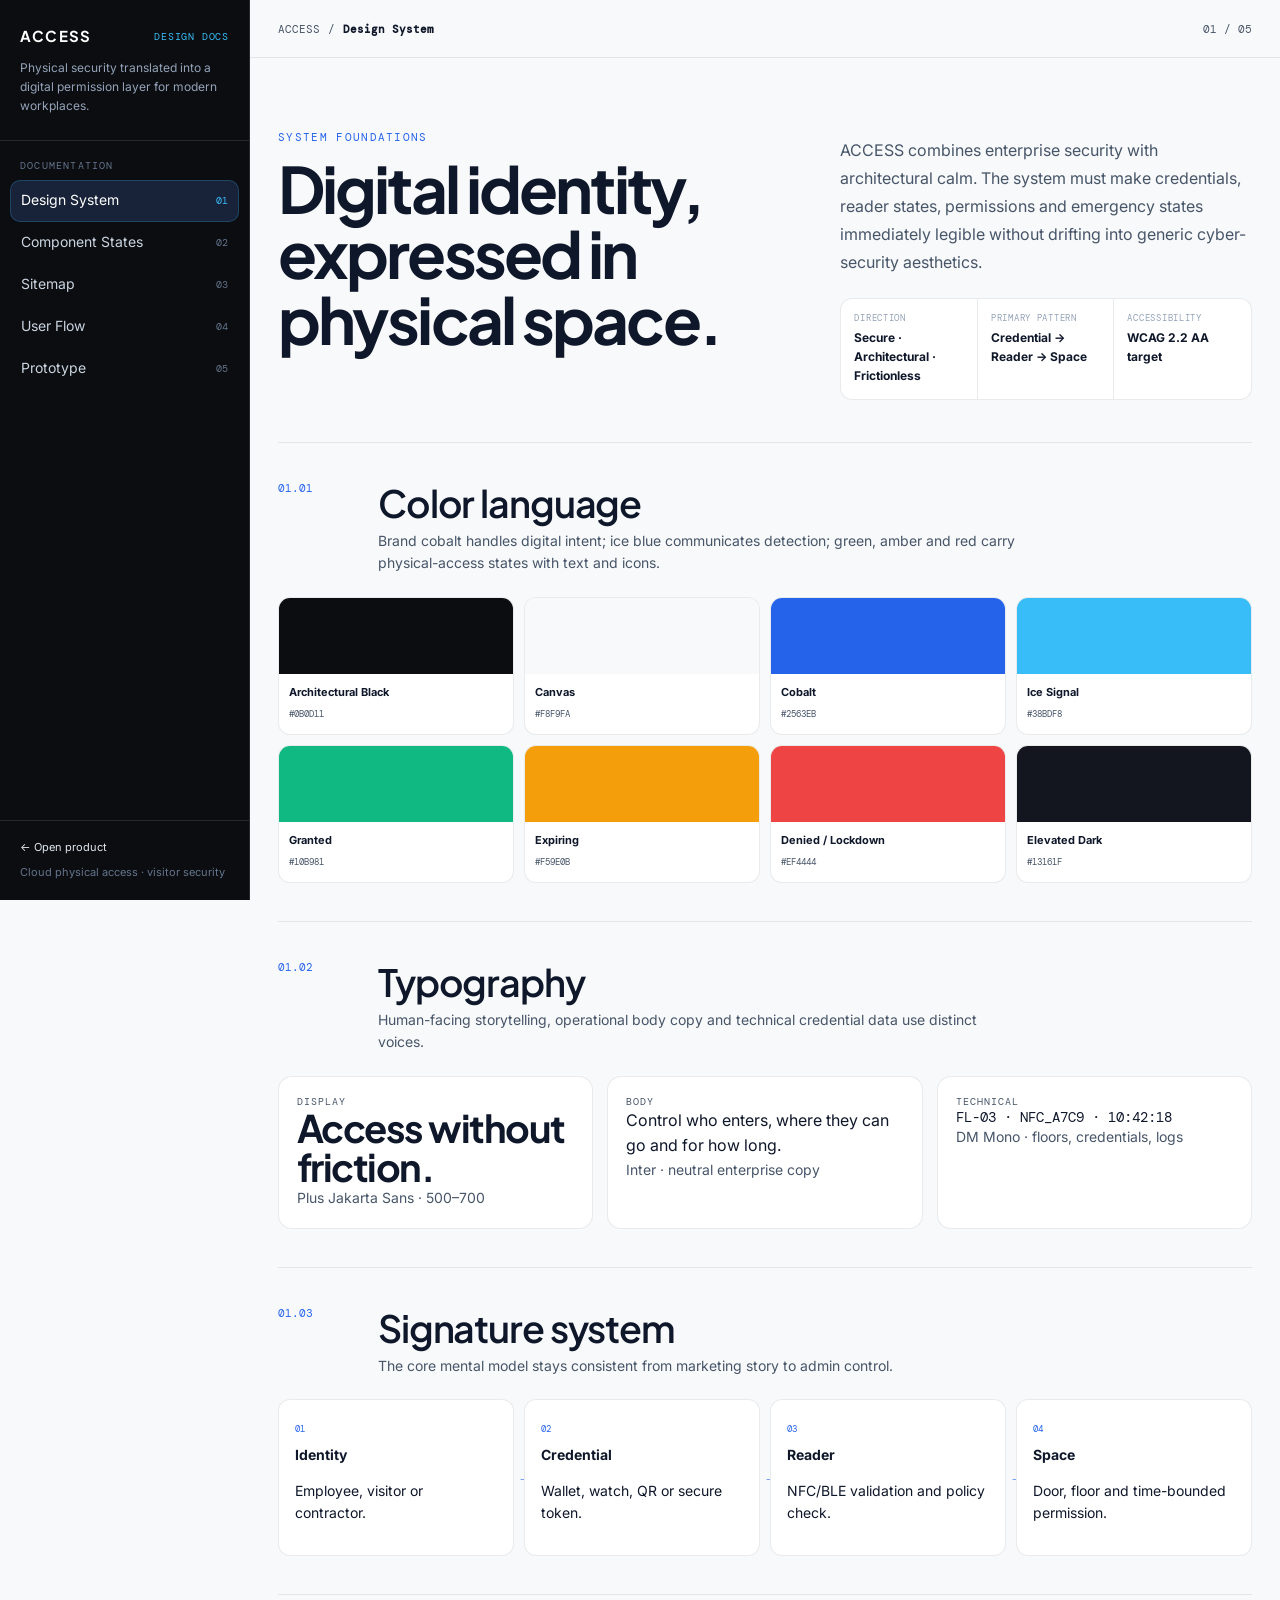
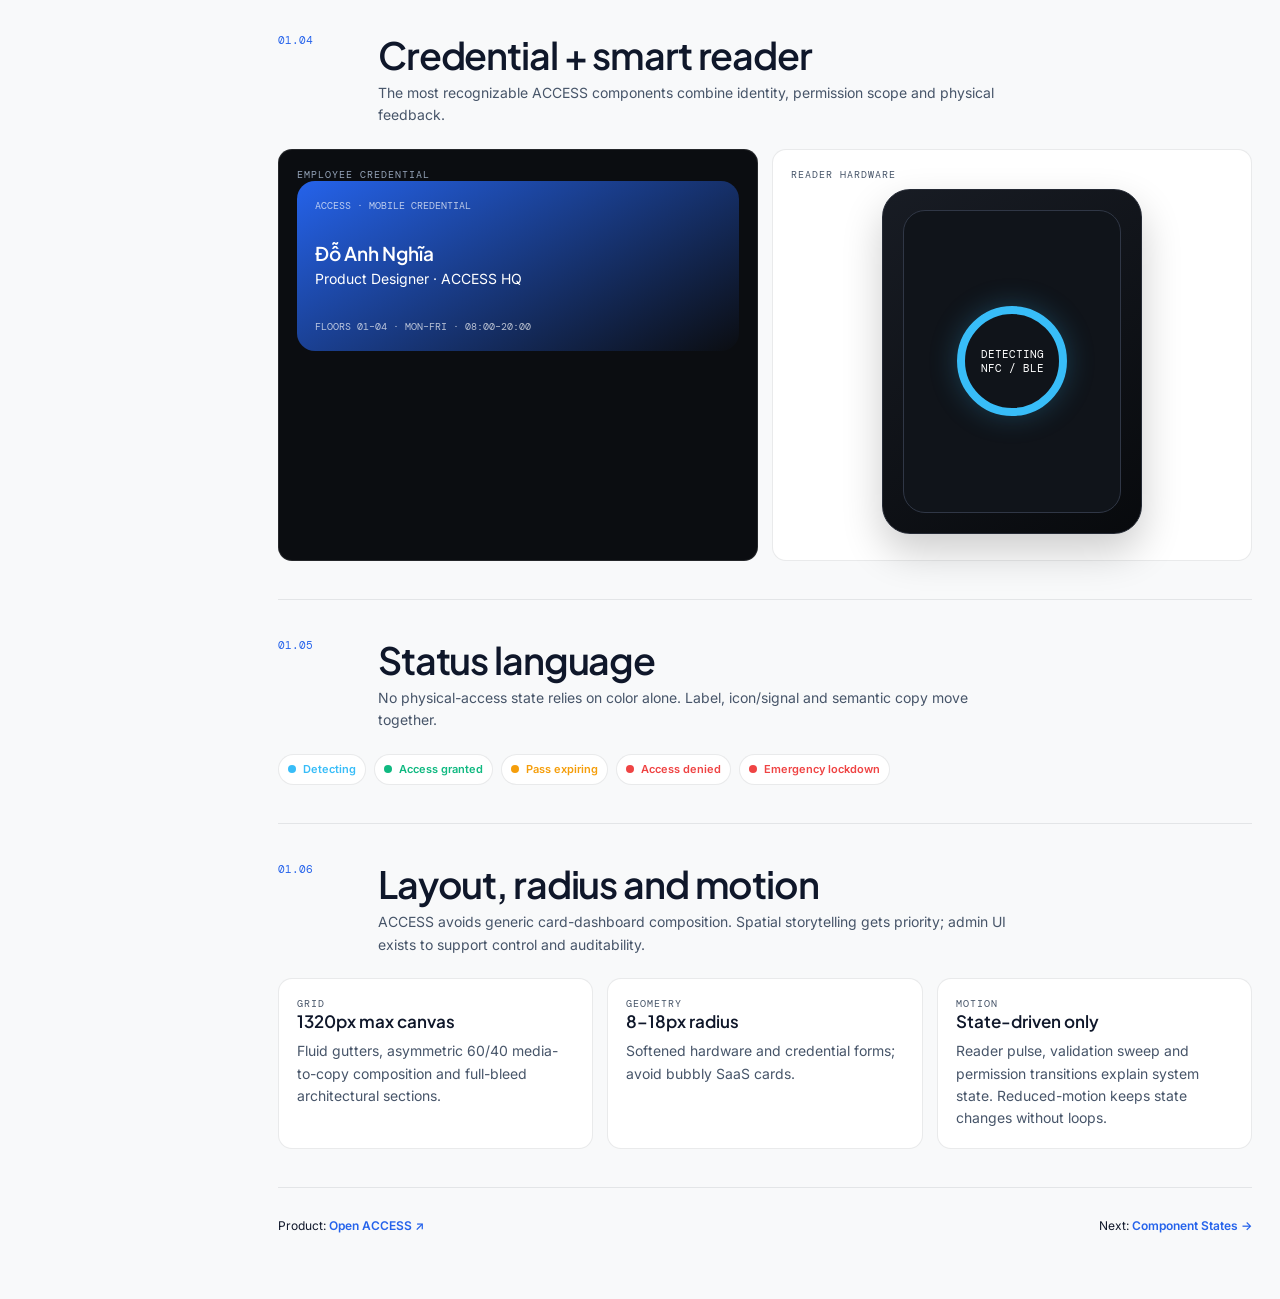
<file: design-system.html>
<!DOCTYPE html>
<html lang="en"><head><meta charset="UTF-8"><meta name="viewport" content="width=device-width, initial-scale=1.0"><meta name="description" content="ACCESS design system: architectural security tokens, typography, status language, credentials and smart-reader patterns."><title>ACCESS — Design System</title><link rel="stylesheet" href="documentation.css"></head>
<body><div class="docs-shell"><aside class="docs-sidebar"><div class="docs-brand"><div class="docs-brand-row"><strong>ACCESS</strong><span>DESIGN DOCS</span></div><p>Physical security translated into a digital permission layer for modern workplaces.</p></div><nav class="docs-nav"><p class="docs-nav-label">Documentation</p><a class="active" aria-current="page" href="design-system.html"><span>Design System</span><span>01</span></a><a href="component-states.html"><span>Component States</span><span>02</span></a><a href="sitemap.html"><span>Sitemap</span><span>03</span></a><a href="user-flow.html"><span>User Flow</span><span>04</span></a><a href="prototype.html"><span>Prototype</span><span>05</span></a></nav><div class="docs-sidebar-footer"><a href="index.html">← Open product</a><p>Cloud physical access · visitor security</p></div></aside>
<main class="docs-main"><header class="docs-topbar"><div class="breadcrumb"><span>ACCESS</span><span>/</span><strong>Design System</strong></div><span class="docs-index">01 / 05</span></header><div class="docs-content">
<section class="docs-hero"><div><p class="eyebrow">System foundations</p><h1>Digital identity, expressed in physical space.</h1></div><div class="docs-hero-copy"><p>ACCESS combines enterprise security with architectural calm. The system must make credentials, reader states, permissions and emergency states immediately legible without drifting into generic cyber-security aesthetics.</p><div class="docs-meta"><div><span>Direction</span><strong>Secure · Architectural · Frictionless</strong></div><div><span>Primary pattern</span><strong>Credential → Reader → Space</strong></div><div><span>Accessibility</span><strong>WCAG 2.2 AA target</strong></div></div></div></section>
<section class="docs-section"><div class="section-head"><span class="section-no">01.01</span><div><h2>Color language</h2><p>Brand cobalt handles digital intent; ice blue communicates detection; green, amber and red carry physical-access states with text and icons.</p></div></div><div class="swatches"><div class="swatch"><div class="swatch-color" style="background:#0B0D11"></div><div class="swatch-copy"><strong>Architectural Black</strong><span>#0B0D11</span></div></div><div class="swatch"><div class="swatch-color" style="background:#F8F9FA"></div><div class="swatch-copy"><strong>Canvas</strong><span>#F8F9FA</span></div></div><div class="swatch"><div class="swatch-color" style="background:#2563EB"></div><div class="swatch-copy"><strong>Cobalt</strong><span>#2563EB</span></div></div><div class="swatch"><div class="swatch-color" style="background:#38BDF8"></div><div class="swatch-copy"><strong>Ice Signal</strong><span>#38BDF8</span></div></div><div class="swatch"><div class="swatch-color" style="background:#10B981"></div><div class="swatch-copy"><strong>Granted</strong><span>#10B981</span></div></div><div class="swatch"><div class="swatch-color" style="background:#F59E0B"></div><div class="swatch-copy"><strong>Expiring</strong><span>#F59E0B</span></div></div><div class="swatch"><div class="swatch-color" style="background:#EF4444"></div><div class="swatch-copy"><strong>Denied / Lockdown</strong><span>#EF4444</span></div></div><div class="swatch"><div class="swatch-color" style="background:#13161F"></div><div class="swatch-copy"><strong>Elevated Dark</strong><span>#13161F</span></div></div></div></section>
<section class="docs-section"><div class="section-head"><span class="section-no">01.02</span><div><h2>Typography</h2><p>Human-facing storytelling, operational body copy and technical credential data use distinct voices.</p></div></div><div class="docs-grid"><div class="doc-panel span-4"><p class="panel-kicker">Display</p><div class="type-sample-display">Access without friction.</div><p>Plus Jakarta Sans · 500–700</p></div><div class="doc-panel span-4"><p class="panel-kicker">Body</p><div class="type-sample-body">Control who enters, where they can go and for how long.</div><p>Inter · neutral enterprise copy</p></div><div class="doc-panel span-4"><p class="panel-kicker">Technical</p><div class="type-sample-mono">FL-03 · NFC_A7C9 · 10:42:18</div><p>DM Mono · floors, credentials, logs</p></div></div></section>
<section class="docs-section"><div class="section-head"><span class="section-no">01.03</span><div><h2>Signature system</h2><p>The core mental model stays consistent from marketing story to admin control.</p></div></div><div class="architecture-flow"><div class="flow-node"><span>01</span><strong>Identity</strong><p>Employee, visitor or contractor.</p></div><div class="flow-node"><span>02</span><strong>Credential</strong><p>Wallet, watch, QR or secure token.</p></div><div class="flow-node"><span>03</span><strong>Reader</strong><p>NFC/BLE validation and policy check.</p></div><div class="flow-node"><span>04</span><strong>Space</strong><p>Door, floor and time-bounded permission.</p></div></div></section>
<section class="docs-section"><div class="section-head"><span class="section-no">01.04</span><div><h2>Credential + smart reader</h2><p>The most recognizable ACCESS components combine identity, permission scope and physical feedback.</p></div></div><div class="docs-grid"><div class="doc-panel span-6 dark-panel"><p class="panel-kicker">Employee credential</p><div class="credential"><small>ACCESS · MOBILE CREDENTIAL</small><div><strong>Đỗ Anh Nghĩa</strong><br><span>Product Designer · ACCESS HQ</span></div><small>FLOORS 01–04 · MON–FRI · 08:00–20:00</small></div></div><div class="doc-panel span-6"><p class="panel-kicker">Reader hardware</p><div class="reader"><div class="reader-face"><div class="reader-ring">DETECTING<br>NFC / BLE</div></div></div></div></div></section>
<section class="docs-section"><div class="section-head"><span class="section-no">01.05</span><div><h2>Status language</h2><p>No physical-access state relies on color alone. Label, icon/signal and semantic copy move together.</p></div></div><div class="signal-row"><span class="signal detecting">Detecting</span><span class="signal granted">Access granted</span><span class="signal warning">Pass expiring</span><span class="signal denied">Access denied</span><span class="signal denied">Emergency lockdown</span></div></section>
<section class="docs-section"><div class="section-head"><span class="section-no">01.06</span><div><h2>Layout, radius and motion</h2><p>ACCESS avoids generic card-dashboard composition. Spatial storytelling gets priority; admin UI exists to support control and auditability.</p></div></div><div class="docs-grid"><div class="doc-panel span-4"><p class="panel-kicker">Grid</p><h3>1320px max canvas</h3><p>Fluid gutters, asymmetric 60/40 media-to-copy composition and full-bleed architectural sections.</p></div><div class="doc-panel span-4"><p class="panel-kicker">Geometry</p><h3>8–18px radius</h3><p>Softened hardware and credential forms; avoid bubbly SaaS cards.</p></div><div class="doc-panel span-4"><p class="panel-kicker">Motion</p><h3>State-driven only</h3><p>Reader pulse, validation sweep and permission transitions explain system state. Reduced-motion keeps state changes without loops.</p></div></div></section>
<footer class="docs-footer"><span>Product: <a href="index.html">Open ACCESS ↗</a></span><span>Next: <a href="component-states.html">Component States →</a></span></footer></div></main></div></body></html>
</file>
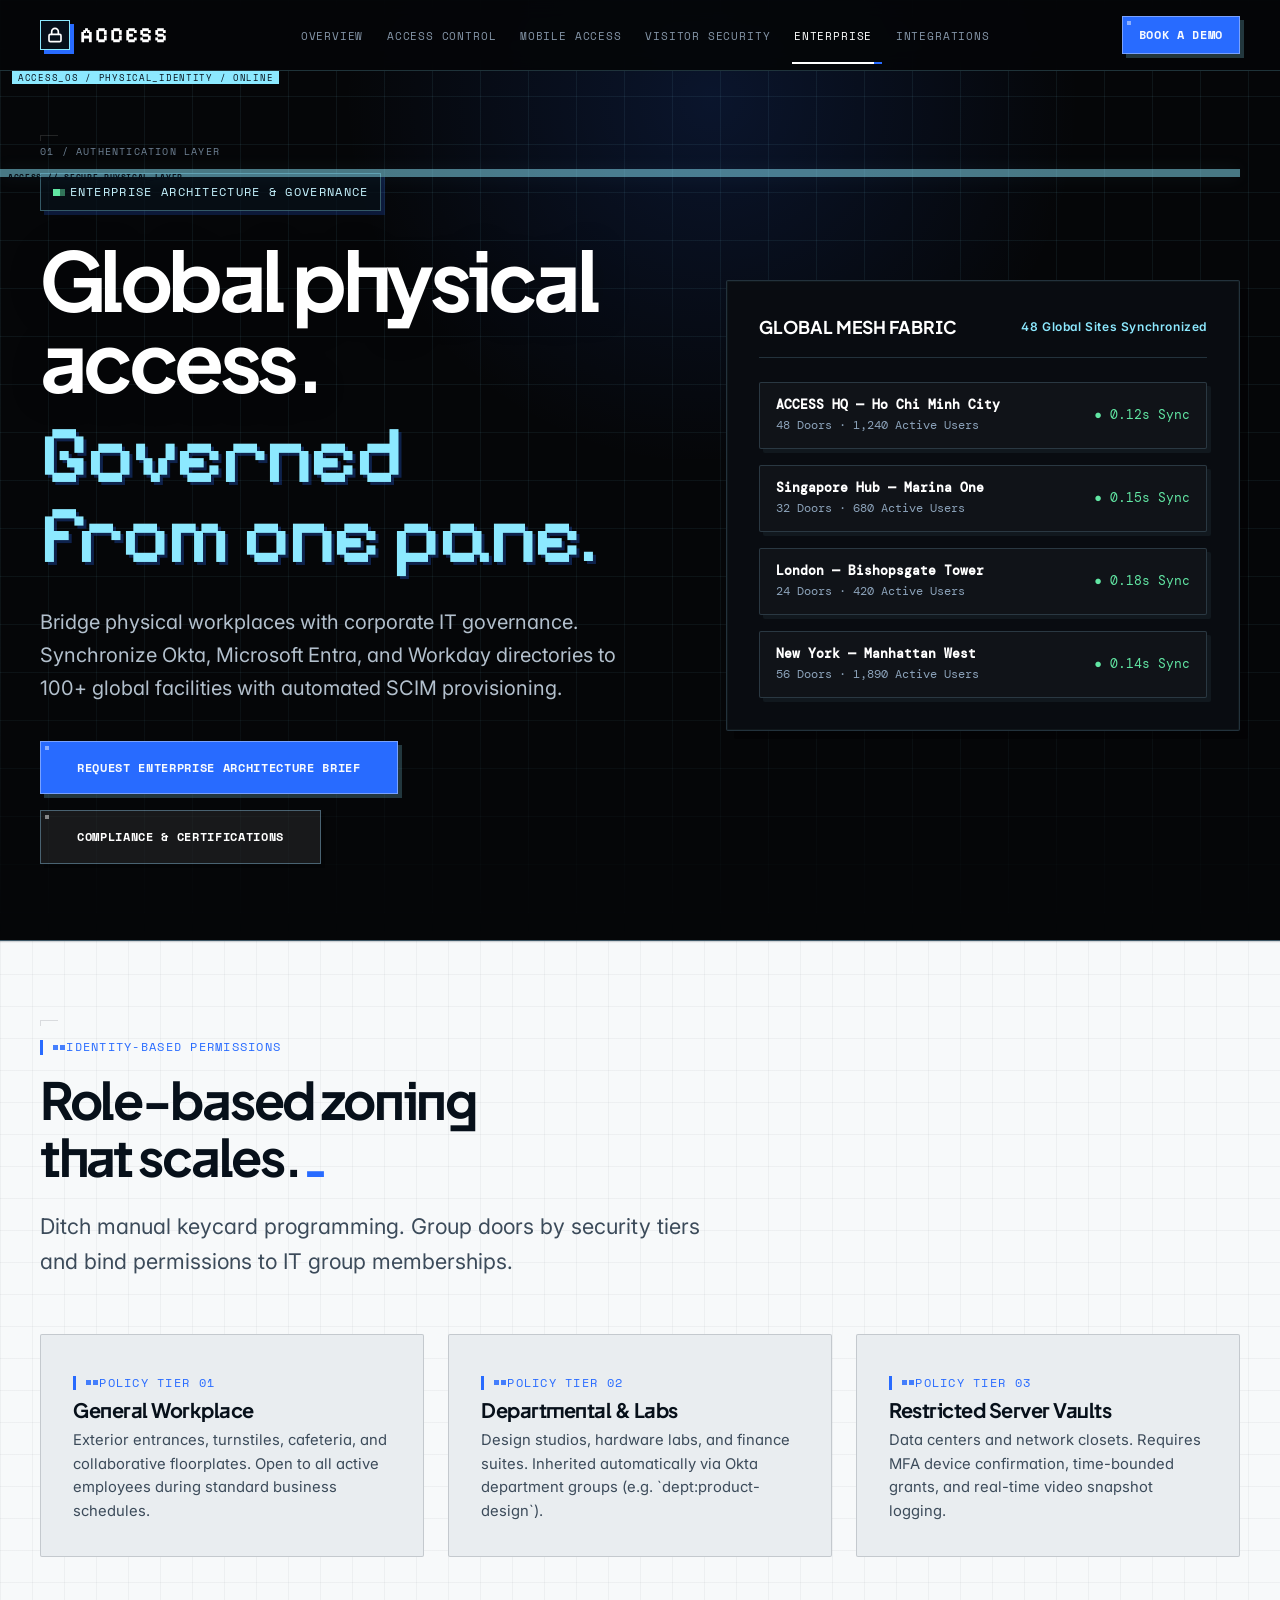
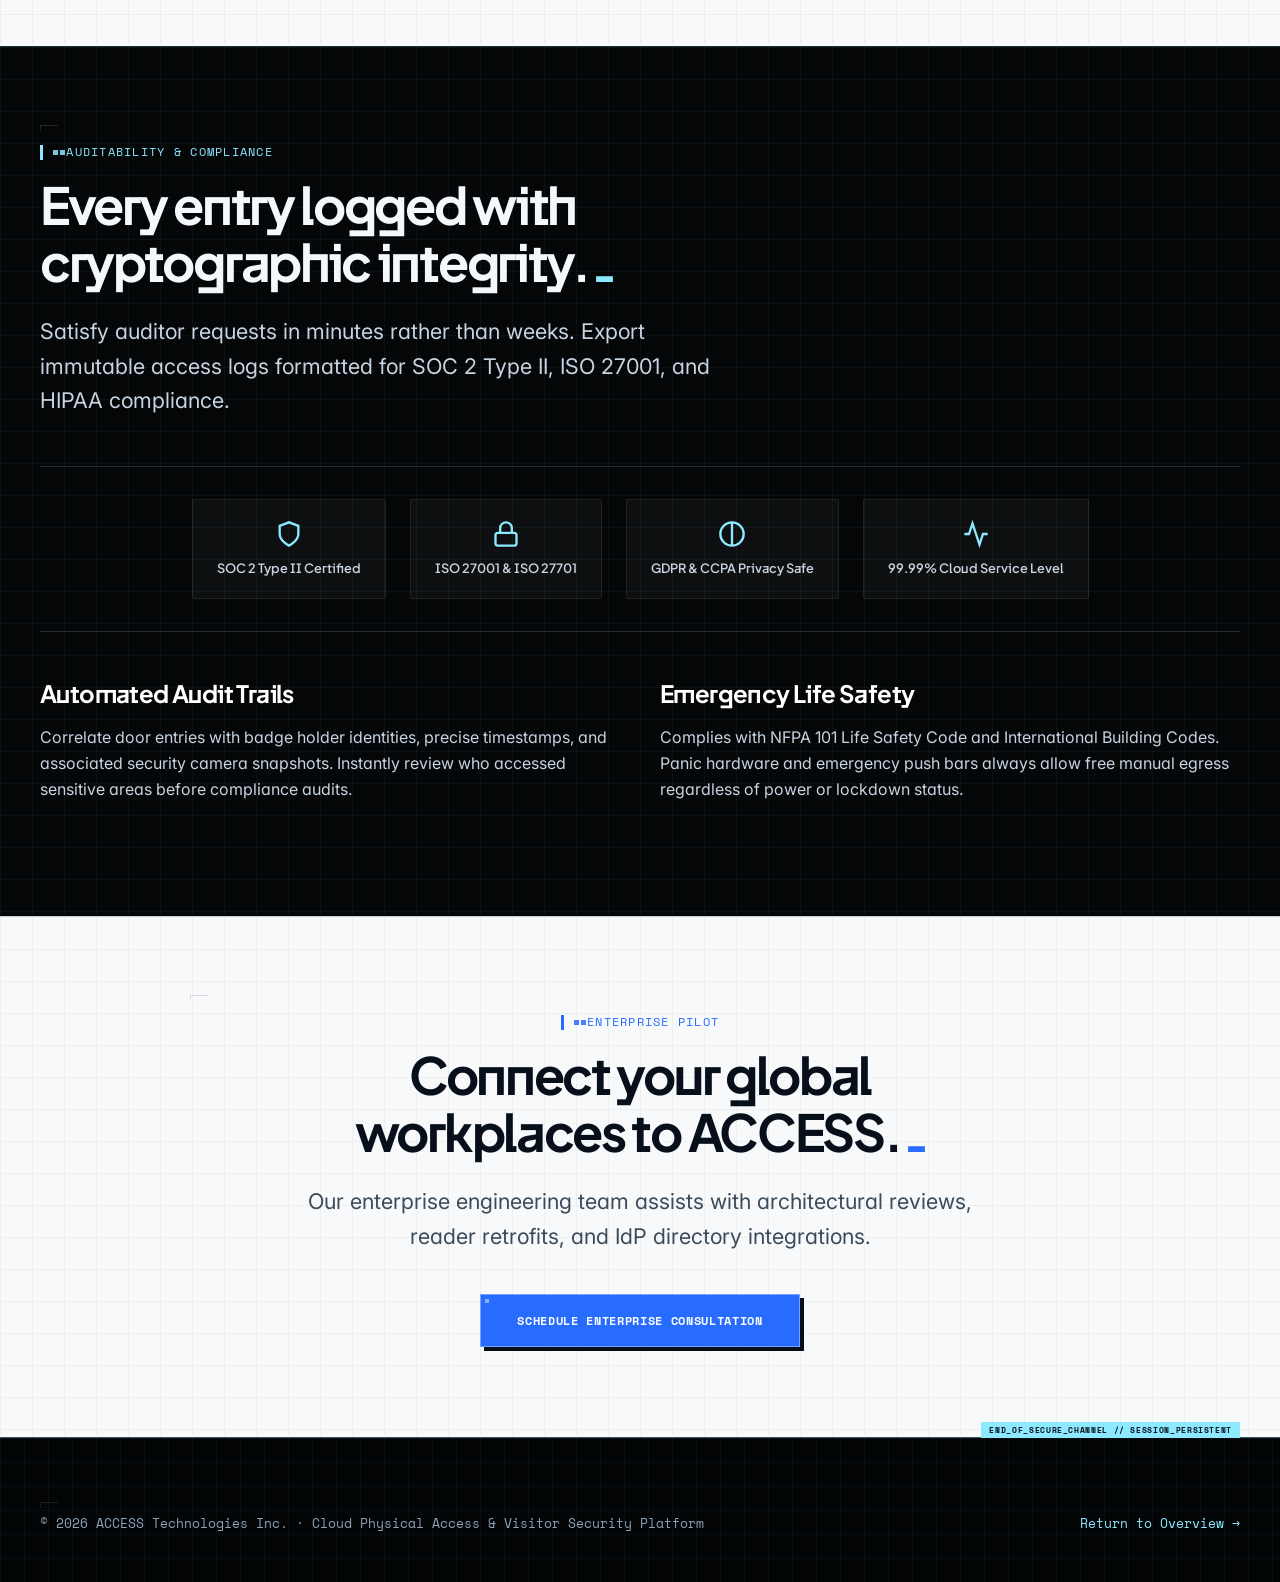
<file: enterprise.html>
<!DOCTYPE html>
<html lang="en" class="pixel-tech-ui">
<head>
  <meta charset="UTF-8" />
  <meta name="viewport" content="width=device-width, initial-scale=1.0" />
  <title>Enterprise Scale &amp; Multi-Site Security — ACCESS</title>
  <meta name="description" content="Centralized cloud access control architecture for global enterprises. Manage hundreds of doors across international campuses, automate SCIM directory synchronization, and enforce zero-trust physical security." />
  <meta name="theme-color" content="#090B0E" />

  <link rel="preconnect" href="https://fonts.googleapis.com" />
  <link rel="preconnect" href="https://fonts.gstatic.com" crossorigin />
  <link href="https://fonts.googleapis.com/css2?family=DM+Mono:wght@400;500&family=Inter:wght@400;500;600&family=Plus+Jakarta+Sans:wght@500;600;700;800&display=swap" rel="stylesheet" />

  <link rel="stylesheet" href="assets/css/main.css" />
  <link rel="stylesheet" href="assets/css/components.css" />
  <link rel="stylesheet" href="assets/css/pixel-tech.css" />
  <link rel="stylesheet" href="assets/css/pixel-tech-hardening.css" />
</head>
<body>

  <!-- Site Header -->
  <header class="site-header" id="siteHeader">
    <div class="container header-inner">
      <a href="index.html" class="brand-logo" aria-label="ACCESS Home">
        <div class="brand-mark-cube">
          <svg viewBox="0 0 24 24" fill="none" stroke="currentColor" stroke-width="2.5" stroke-linecap="round" stroke-linejoin="round">
            <rect x="3" y="11" width="18" height="11" rx="2"></rect>
            <path d="M7 11V7a5 5 0 0 1 10 0v4"></path>
          </svg>
        </div>
        <span>ACCESS</span>
      </a>

      <nav class="nav-desktop" aria-label="Primary navigation">
        <ul class="nav-links-desktop">
          <li><a href="index.html" class="nav-link">Overview</a></li>
          <li><a href="access-control.html" class="nav-link">Access Control</a></li>
          <li><a href="mobile-access.html" class="nav-link">Mobile Access</a></li>
          <li><a href="visitor-management.html" class="nav-link">Visitor Security</a></li>
          <li><a href="enterprise.html" class="nav-link active">Enterprise</a></li>
          <li><a href="integrations.html" class="nav-link">Integrations</a></li>
        </ul>
      </nav>

      <div class="nav-actions">
        <a href="demo.html" class="btn btn-primary btn-sm" data-open-demo-modal>Book a Demo</a>
        <button class="nav-hamburger" id="navHamburger" aria-label="Toggle mobile menu" aria-expanded="false" aria-controls="mobileNavDrawer">
          <span></span><span></span><span></span>
        </button>
      </div>
    </div>
  </header>

  <!-- Mobile Drawer -->
  <div class="mobile-nav-drawer" id="mobileNavDrawer">
    <ul class="mobile-nav-links">
      <li><a href="index.html" class="mobile-nav-link">Platform Overview <span>→</span></a></li>
      <li><a href="access-control.html" class="mobile-nav-link">Cloud Access Control <span>→</span></a></li>
      <li><a href="mobile-access.html" class="mobile-nav-link">Mobile &amp; Wallet Passes <span>→</span></a></li>
      <li><a href="visitor-management.html" class="mobile-nav-link">Visitor Management <span>→</span></a></li>
      <li><a href="enterprise.html" class="mobile-nav-link active">Enterprise &amp; Multi-Site <span>→</span></a></li>
      <li><a href="integrations.html" class="mobile-nav-link">Integrations <span>→</span></a></li>
      <li><a href="demo.html" class="mobile-nav-link" data-open-demo-modal>Book a Demo <span>↗</span></a></li>
    </ul>
  </div>

  <main id="mainContent">

    <!-- Hero Section -->
    <section class="hero-wrapper" style="min-height: 85svh;">
      <div class="hero-ambient-glow" aria-hidden="true"></div>
      <div class="container hero-grid">
        <div class="hero-copy-block">
          <div class="hero-tag-badge">
            <span class="indicator"></span>
            <span>ENTERPRISE ARCHITECTURE &amp; GOVERNANCE</span>
          </div>

          <h1 class="hero-title">
            Global physical access. <br />
            <span class="accent-gradient">Governed from one pane.</span>
          </h1>

          <p class="hero-desc">
            Bridge physical workplaces with corporate IT governance. Synchronize Okta, Microsoft Entra, and Workday directories to 100+ global facilities with automated SCIM provisioning.
          </p>

          <div class="hero-actions">
            <a href="demo.html" class="btn btn-primary btn-lg" data-open-demo-modal>Request Enterprise Architecture Brief</a>
            <a href="#compliance" class="btn btn-secondary-dark btn-lg">Compliance &amp; Certifications</a>
          </div>
        </div>

        <!-- Global Multi-Site System Visual -->
        <div style="background: var(--bg-dark-surface); border: 1px solid var(--border-dark); border-radius: var(--radius-xl); padding: 2rem; box-shadow: var(--shadow-dark-card);">
          <div style="display:flex; justify-content:space-between; align-items:center; margin-bottom: 1.5rem; padding-bottom: 1rem; border-bottom: 1px solid var(--border-dark);">
            <div style="font-family:var(--font-display); font-weight:700; color:#FFF; font-size:1.1rem;">GLOBAL MESH FABRIC</div>
            <span style="font-size: 0.75rem; color: var(--ice-400); font-weight: 600; letter-spacing: 0.05em;">48 Global Sites Synchronized</span>
          </div>

          <div style="display:flex; flex-direction:column; gap:1rem; font-family:var(--font-mono); font-size:0.8rem;">
            <div style="display:flex; justify-content:space-between; padding:0.75rem 1rem; background:rgba(255,255,255,0.03); border-radius:8px; border:1px solid rgba(255,255,255,0.05);">
              <div>
                <strong style="color:#FFF; display:block;">ACCESS HQ — Ho Chi Minh City</strong>
                <span style="color:var(--text-dark-muted); font-size:0.725rem;">48 Doors · 1,240 Active Users</span>
              </div>
              <span style="color:var(--signal-granted); display:flex; align-items:center;">● 0.12s Sync</span>
            </div>

            <div style="display:flex; justify-content:space-between; padding:0.75rem 1rem; background:rgba(255,255,255,0.03); border-radius:8px; border:1px solid rgba(255,255,255,0.05);">
              <div>
                <strong style="color:#FFF; display:block;">Singapore Hub — Marina One</strong>
                <span style="color:var(--text-dark-muted); font-size:0.725rem;">32 Doors · 680 Active Users</span>
              </div>
              <span style="color:var(--signal-granted); display:flex; align-items:center;">● 0.15s Sync</span>
            </div>

            <div style="display:flex; justify-content:space-between; padding:0.75rem 1rem; background:rgba(255,255,255,0.03); border-radius:8px; border:1px solid rgba(255,255,255,0.05);">
              <div>
                <strong style="color:#FFF; display:block;">London — Bishopsgate Tower</strong>
                <span style="color:var(--text-dark-muted); font-size:0.725rem;">24 Doors · 420 Active Users</span>
              </div>
              <span style="color:var(--signal-granted); display:flex; align-items:center;">● 0.18s Sync</span>
            </div>

            <div style="display:flex; justify-content:space-between; padding:0.75rem 1rem; background:rgba(255,255,255,0.03); border-radius:8px; border:1px solid rgba(255,255,255,0.05);">
              <div>
                <strong style="color:#FFF; display:block;">New York — Manhattan West</strong>
                <span style="color:var(--text-dark-muted); font-size:0.725rem;">56 Doors · 1,890 Active Users</span>
              </div>
              <span style="color:var(--signal-granted); display:flex; align-items:center;">● 0.14s Sync</span>
            </div>
          </div>
        </div>
      </div>
    </section>

    <!-- Role-Based Access Control Architecture -->
    <section class="section section-white">
      <div class="container">
        <div style="max-width: 720px; margin-bottom: 3.5rem;">
          <span class="eyebrow">IDENTITY-BASED PERMISSIONS</span>
          <h2 class="section-heading">Role-based zoning that scales.</h2>
          <p class="section-subheading">
            Ditch manual keycard programming. Group doors by security tiers and bind permissions to IT group memberships.
          </p>
        </div>

        <div style="display:grid; grid-template-columns: repeat(3, 1fr); gap: 1.5rem;">
          <div style="background:var(--bg-light); border: 1px solid var(--border-light); border-radius: var(--radius-md); padding: 2rem;">
            <span class="eyebrow" style="margin-bottom:0.5rem;">POLICY TIER 01</span>
            <h3 style="font-size:1.25rem; margin-bottom:0.5rem;">General Workplace</h3>
            <p style="color:var(--text-light-secondary); font-size:0.925rem; line-height:1.6;">
              Exterior entrances, turnstiles, cafeteria, and collaborative floorplates. Open to all active employees during standard business schedules.
            </p>
          </div>

          <div style="background:var(--bg-light); border: 1px solid var(--border-light); border-radius: var(--radius-md); padding: 2rem;">
            <span class="eyebrow" style="margin-bottom:0.5rem;">POLICY TIER 02</span>
            <h3 style="font-size:1.25rem; margin-bottom:0.5rem;">Departmental &amp; Labs</h3>
            <p style="color:var(--text-light-secondary); font-size:0.925rem; line-height:1.6;">
              Design studios, hardware labs, and finance suites. Inherited automatically via Okta department groups (e.g. `dept:product-design`).
            </p>
          </div>

          <div style="background:var(--bg-light); border: 1px solid var(--border-light); border-radius: var(--radius-md); padding: 2rem;">
            <span class="eyebrow" style="margin-bottom:0.5rem;">POLICY TIER 03</span>
            <h3 style="font-size:1.25rem; margin-bottom:0.5rem;">Restricted Server Vaults</h3>
            <p style="color:var(--text-light-secondary); font-size:0.925rem; line-height:1.6;">
              Data centers and network closets. Requires MFA device confirmation, time-bounded grants, and real-time video snapshot logging.
            </p>
          </div>
        </div>
      </div>
    </section>

    <!-- Compliance & Audit Trail Section -->
    <section class="section section-dark" id="compliance">
      <div class="container">
        <div style="max-width: 720px; margin-bottom: 3rem;">
          <span class="eyebrow eyebrow-dark">AUDITABILITY &amp; COMPLIANCE</span>
          <h2 class="section-heading">Every entry logged with cryptographic integrity.</h2>
          <p class="section-subheading">
            Satisfy auditor requests in minutes rather than weeks. Export immutable access logs formatted for SOC 2 Type II, ISO 27001, and HIPAA compliance.
          </p>
        </div>

        <div class="trust-badges-grid" style="border-top:1px solid var(--border-dark); border-bottom:1px solid var(--border-dark); margin-bottom:3rem;">
          <div class="trust-badge-item">
            <svg viewBox="0 0 24 24" fill="none" stroke="currentColor" stroke-width="2"><path d="M12 22s8-4 8-10V5l-8-3-8 3v7c0 6 8 10 8 10z"/></svg>
            <span>SOC 2 Type II Certified</span>
          </div>
          <div class="trust-badge-item">
            <svg viewBox="0 0 24 24" fill="none" stroke="currentColor" stroke-width="2"><rect x="3" y="11" width="18" height="11" rx="2"></rect><path d="M7 11V7a5 5 0 0 1 10 0v4"></path></svg>
            <span>ISO 27001 &amp; ISO 27701</span>
          </div>
          <div class="trust-badge-item">
            <svg viewBox="0 0 24 24" fill="none" stroke="currentColor" stroke-width="2"><circle cx="12" cy="12" r="10"></circle><line x1="12" y1="2" x2="12" y2="22"></line></svg>
            <span>GDPR &amp; CCPA Privacy Safe</span>
          </div>
          <div class="trust-badge-item">
            <svg viewBox="0 0 24 24" fill="none" stroke="currentColor" stroke-width="2"><path d="M22 12h-4l-3 9L9 3l-3 9H2"/></svg>
            <span>99.99% Cloud Service Level</span>
          </div>
        </div>

        <div style="display:grid; grid-template-columns: 1fr 1fr; gap: 2.5rem;">
          <div>
            <h3 style="font-size:1.5rem; color:#FFF; margin-bottom:1rem;">Automated Audit Trails</h3>
            <p style="color:var(--text-dark-secondary); line-height:1.65; margin-bottom:1.5rem;">
              Correlate door entries with badge holder identities, precise timestamps, and associated security camera snapshots. Instantly review who accessed sensitive areas before compliance audits.
            </p>
          </div>
          <div>
            <h3 style="font-size:1.5rem; color:#FFF; margin-bottom:1rem;">Emergency Life Safety</h3>
            <p style="color:var(--text-dark-secondary); line-height:1.65; margin-bottom:1.5rem;">
              Complies with NFPA 101 Life Safety Code and International Building Codes. Panic hardware and emergency push bars always allow free manual egress regardless of power or lockdown status.
            </p>
          </div>
        </div>
      </div>
    </section>

    <!-- Conversion Banner -->
    <section class="section section-white" style="text-align:center;">
      <div class="container-narrow">
        <span class="eyebrow">ENTERPRISE PILOT</span>
        <h2 class="section-heading">Connect your global workplaces to ACCESS.</h2>
        <p class="section-subheading" style="margin: 0 auto 2.5rem;">
          Our enterprise engineering team assists with architectural reviews, reader retrofits, and IdP directory integrations.
        </p>
        <a href="demo.html" class="btn btn-primary btn-lg" data-open-demo-modal>Schedule Enterprise Consultation</a>
      </div>
    </section>

  </main>

  <!-- Site Footer -->
  <footer class="site-footer">
    <div class="container">
      <div class="footer-bottom-bar" style="border:none; padding:0;">
        <div>&copy; 2026 ACCESS Technologies Inc. · Cloud Physical Access &amp; Visitor Security Platform</div>
        <div><a href="index.html" style="color:var(--ice-400);">Return to Overview →</a></div>
      </div>
    </div>
  </footer>

  <script src="assets/js/main.js"></script>
</body>
</html>
</file>
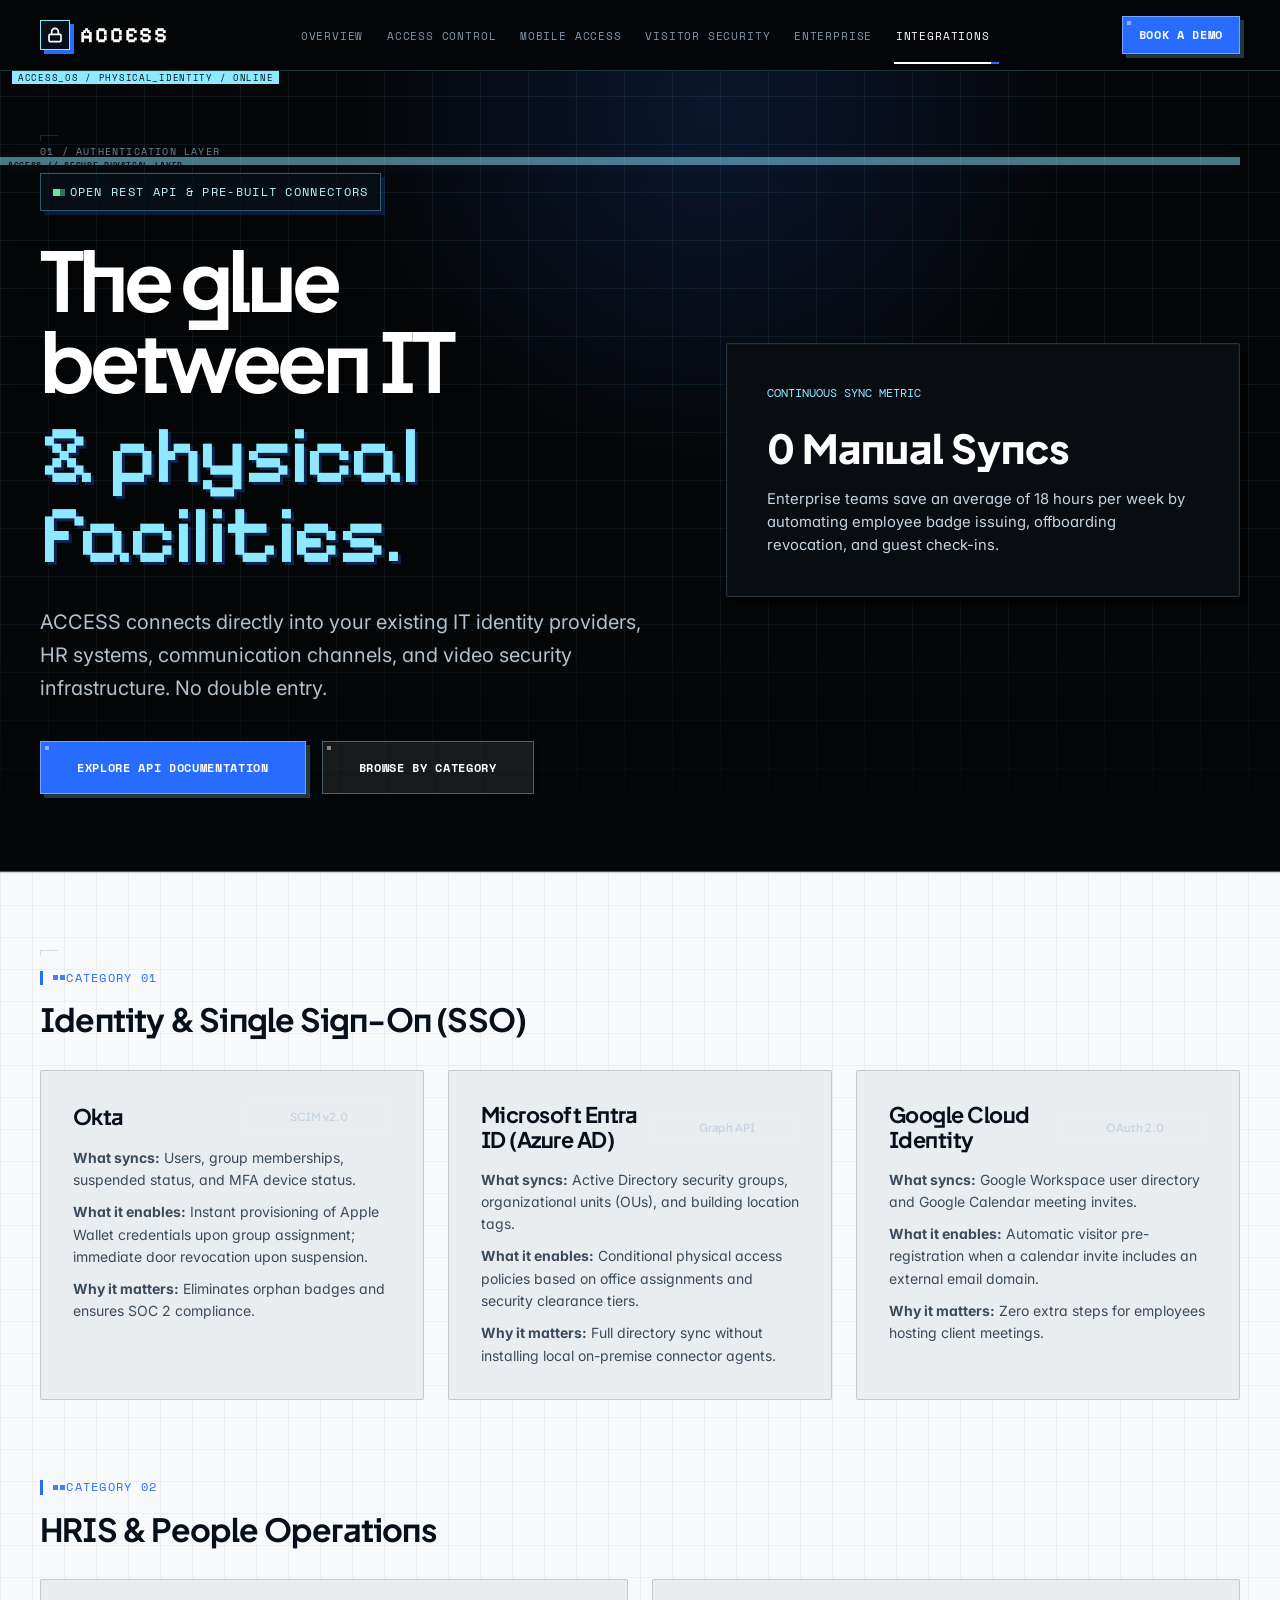
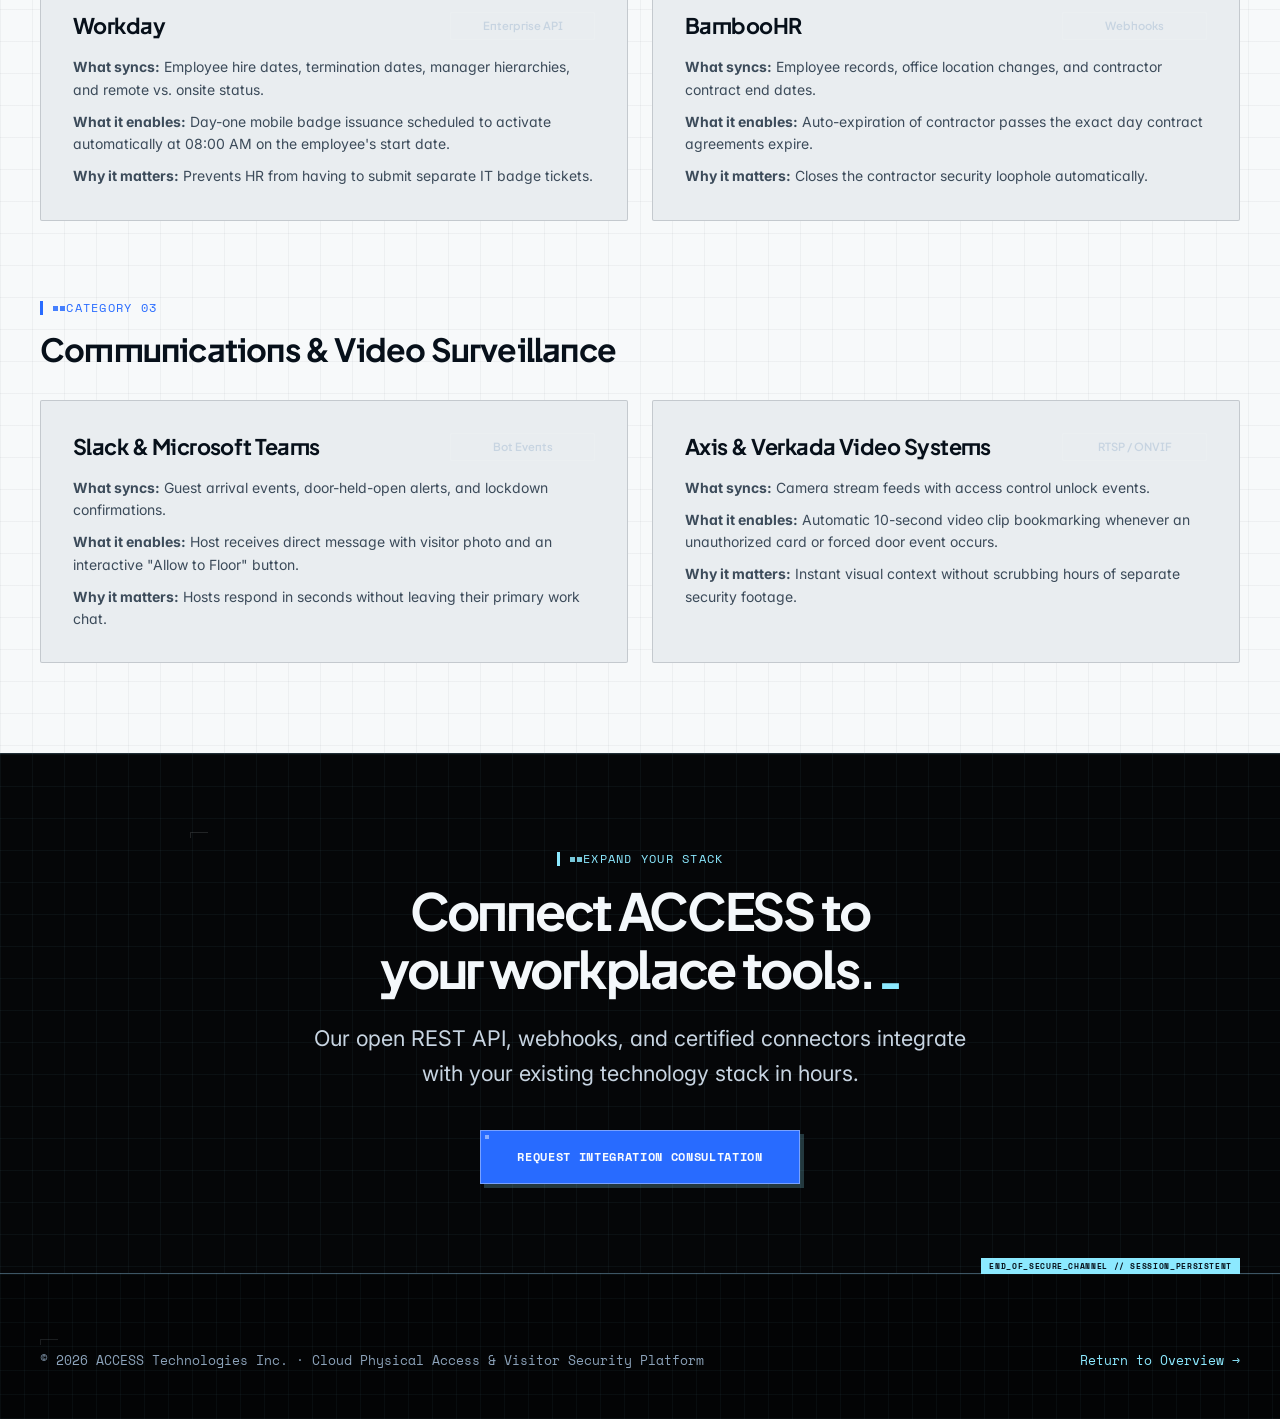
<file: integrations.html>
<!DOCTYPE html>
<html lang="en" class="pixel-tech-ui">
<head>
  <meta charset="UTF-8" />
  <meta name="viewport" content="width=device-width, initial-scale=1.0" />
  <title>Enterprise Ecosystem &amp; Integrations — ACCESS</title>
  <meta name="description" content="Connect ACCESS with Okta, Microsoft Entra, Google Workspace, Workday, Slack, Teams, and video security systems. Automate physical onboarding, offboarding, and real-time alerts." />
  <meta name="theme-color" content="#090B0E" />

  <link rel="preconnect" href="https://fonts.googleapis.com" />
  <link rel="preconnect" href="https://fonts.gstatic.com" crossorigin />
  <link href="https://fonts.googleapis.com/css2?family=DM+Mono:wght@400;500&family=Inter:wght@400;500;600&family=Plus+Jakarta+Sans:wght@500;600;700;800&display=swap" rel="stylesheet" />

  <link rel="stylesheet" href="assets/css/main.css" />
  <link rel="stylesheet" href="assets/css/components.css" />
  <link rel="stylesheet" href="assets/css/pixel-tech.css" />
  <link rel="stylesheet" href="assets/css/pixel-tech-hardening.css" />
</head>
<body>

  <!-- Site Header -->
  <header class="site-header" id="siteHeader">
    <div class="container header-inner">
      <a href="index.html" class="brand-logo" aria-label="ACCESS Home">
        <div class="brand-mark-cube">
          <svg viewBox="0 0 24 24" fill="none" stroke="currentColor" stroke-width="2.5" stroke-linecap="round" stroke-linejoin="round">
            <rect x="3" y="11" width="18" height="11" rx="2"></rect>
            <path d="M7 11V7a5 5 0 0 1 10 0v4"></path>
          </svg>
        </div>
        <span>ACCESS</span>
      </a>

      <nav class="nav-desktop" aria-label="Primary navigation">
        <ul class="nav-links-desktop">
          <li><a href="index.html" class="nav-link">Overview</a></li>
          <li><a href="access-control.html" class="nav-link">Access Control</a></li>
          <li><a href="mobile-access.html" class="nav-link">Mobile Access</a></li>
          <li><a href="visitor-management.html" class="nav-link">Visitor Security</a></li>
          <li><a href="enterprise.html" class="nav-link">Enterprise</a></li>
          <li><a href="integrations.html" class="nav-link active">Integrations</a></li>
        </ul>
      </nav>

      <div class="nav-actions">
        <a href="demo.html" class="btn btn-primary btn-sm" data-open-demo-modal>Book a Demo</a>
        <button class="nav-hamburger" id="navHamburger" aria-label="Toggle mobile menu" aria-expanded="false" aria-controls="mobileNavDrawer">
          <span></span><span></span><span></span>
        </button>
      </div>
    </div>
  </header>

  <!-- Mobile Drawer -->
  <div class="mobile-nav-drawer" id="mobileNavDrawer">
    <ul class="mobile-nav-links">
      <li><a href="index.html" class="mobile-nav-link">Platform Overview <span>→</span></a></li>
      <li><a href="access-control.html" class="mobile-nav-link">Cloud Access Control <span>→</span></a></li>
      <li><a href="mobile-access.html" class="mobile-nav-link">Mobile &amp; Wallet Passes <span>→</span></a></li>
      <li><a href="visitor-management.html" class="mobile-nav-link">Visitor Management <span>→</span></a></li>
      <li><a href="enterprise.html" class="mobile-nav-link">Enterprise &amp; Multi-Site <span>→</span></a></li>
      <li><a href="integrations.html" class="mobile-nav-link active">Integrations <span>→</span></a></li>
      <li><a href="demo.html" class="mobile-nav-link" data-open-demo-modal>Book a Demo <span>↗</span></a></li>
    </ul>
  </div>

  <main id="mainContent">

    <!-- Hero Section -->
    <section class="hero-wrapper" style="min-height: 75svh;">
      <div class="hero-ambient-glow" aria-hidden="true"></div>
      <div class="container hero-grid">
        <div class="hero-copy-block">
          <div class="hero-tag-badge">
            <span class="indicator"></span>
            <span>OPEN REST API &amp; PRE-BUILT CONNECTORS</span>
          </div>

          <h1 class="hero-title">
            The glue between IT <br />
            <span class="accent-gradient">&amp; physical facilities.</span>
          </h1>

          <p class="hero-desc">
            ACCESS connects directly into your existing IT identity providers, HR systems, communication channels, and video security infrastructure. No double entry.
          </p>

          <div class="hero-actions">
            <a href="demo.html" class="btn btn-primary btn-lg" data-open-demo-modal>Explore API Documentation</a>
            <a href="#integration-categories" class="btn btn-secondary-dark btn-lg">Browse by Category</a>
          </div>
        </div>

        <div style="background: var(--bg-dark-surface); border: 1px solid var(--border-dark); border-radius: var(--radius-xl); padding: 2.5rem; color:#FFF; box-shadow: var(--shadow-dark-card);">
          <div style="font-family:var(--font-mono); font-size:0.75rem; color:var(--ice-400); margin-bottom:0.75rem;">CONTINUOUS SYNC METRIC</div>
          <div style="font-size:2.5rem; font-family:var(--font-display); font-weight:800; margin-bottom:0.5rem;">0 Manual Syncs</div>
          <p style="color:var(--text-dark-secondary); font-size:0.925rem; line-height:1.55;">
            Enterprise teams save an average of 18 hours per week by automating employee badge issuing, offboarding revocation, and guest check-ins.
          </p>
        </div>
      </div>
    </section>

    <!-- Integrations Categorized -->
    <section class="section section-white" id="integration-categories">
      <div class="container">

        <!-- Category 1: Identity Providers -->
        <div style="margin-bottom: 4.5rem;">
          <div style="margin-bottom: 2rem;">
            <span class="eyebrow">CATEGORY 01</span>
            <h2 style="font-size: 2rem;">Identity &amp; Single Sign-On (SSO)</h2>
          </div>

          <div style="display:grid; grid-template-columns: repeat(auto-fit, minmax(340px, 1fr)); gap: 1.5rem;">
            <!-- Okta -->
            <div style="background: var(--bg-light); border: 1px solid var(--border-light); border-radius: var(--radius-md); padding: 2rem;">
              <div style="display:flex; justify-content:space-between; align-items:center; margin-bottom:1rem;">
                <h3 style="font-size:1.35rem;">Okta</h3>
                <span class="trust-badge-item" style="padding:0.25rem 0.6rem; font-size:0.7rem;">SCIM v2.0</span>
              </div>
              <ul style="list-style:none; display:flex; flex-direction:column; gap:0.6rem; font-size:0.875rem; color:var(--text-light-secondary);">
                <li><strong>What syncs:</strong> Users, group memberships, suspended status, and MFA device status.</li>
                <li><strong>What it enables:</strong> Instant provisioning of Apple Wallet credentials upon group assignment; immediate door revocation upon suspension.</li>
                <li><strong>Why it matters:</strong> Eliminates orphan badges and ensures SOC 2 compliance.</li>
              </ul>
            </div>

            <!-- Microsoft Entra ID -->
            <div style="background: var(--bg-light); border: 1px solid var(--border-light); border-radius: var(--radius-md); padding: 2rem;">
              <div style="display:flex; justify-content:space-between; align-items:center; margin-bottom:1rem;">
                <h3 style="font-size:1.35rem;">Microsoft Entra ID (Azure AD)</h3>
                <span class="trust-badge-item" style="padding:0.25rem 0.6rem; font-size:0.7rem;">Graph API</span>
              </div>
              <ul style="list-style:none; display:flex; flex-direction:column; gap:0.6rem; font-size:0.875rem; color:var(--text-light-secondary);">
                <li><strong>What syncs:</strong> Active Directory security groups, organizational units (OUs), and building location tags.</li>
                <li><strong>What it enables:</strong> Conditional physical access policies based on office assignments and security clearance tiers.</li>
                <li><strong>Why it matters:</strong> Full directory sync without installing local on-premise connector agents.</li>
              </ul>
            </div>

            <!-- Google Workspace -->
            <div style="background: var(--bg-light); border: 1px solid var(--border-light); border-radius: var(--radius-md); padding: 2rem;">
              <div style="display:flex; justify-content:space-between; align-items:center; margin-bottom:1rem;">
                <h3 style="font-size:1.35rem;">Google Cloud Identity</h3>
                <span class="trust-badge-item" style="padding:0.25rem 0.6rem; font-size:0.7rem;">OAuth 2.0</span>
              </div>
              <ul style="list-style:none; display:flex; flex-direction:column; gap:0.6rem; font-size:0.875rem; color:var(--text-light-secondary);">
                <li><strong>What syncs:</strong> Google Workspace user directory and Google Calendar meeting invites.</li>
                <li><strong>What it enables:</strong> Automatic visitor pre-registration when a calendar invite includes an external email domain.</li>
                <li><strong>Why it matters:</strong> Zero extra steps for employees hosting client meetings.</li>
              </ul>
            </div>
          </div>
        </div>

        <!-- Category 2: Human Resources & People Ops -->
        <div style="margin-bottom: 4.5rem;">
          <div style="margin-bottom: 2rem;">
            <span class="eyebrow">CATEGORY 02</span>
            <h2 style="font-size: 2rem;">HRIS &amp; People Operations</h2>
          </div>

          <div style="display:grid; grid-template-columns: repeat(auto-fit, minmax(340px, 1fr)); gap: 1.5rem;">
            <!-- Workday -->
            <div style="background: var(--bg-light); border: 1px solid var(--border-light); border-radius: var(--radius-md); padding: 2rem;">
              <div style="display:flex; justify-content:space-between; align-items:center; margin-bottom:1rem;">
                <h3 style="font-size:1.35rem;">Workday</h3>
                <span class="trust-badge-item" style="padding:0.25rem 0.6rem; font-size:0.7rem;">Enterprise API</span>
              </div>
              <ul style="list-style:none; display:flex; flex-direction:column; gap:0.6rem; font-size:0.875rem; color:var(--text-light-secondary);">
                <li><strong>What syncs:</strong> Employee hire dates, termination dates, manager hierarchies, and remote vs. onsite status.</li>
                <li><strong>What it enables:</strong> Day-one mobile badge issuance scheduled to activate automatically at 08:00 AM on the employee's start date.</li>
                <li><strong>Why it matters:</strong> Prevents HR from having to submit separate IT badge tickets.</li>
              </ul>
            </div>

            <!-- BambooHR -->
            <div style="background: var(--bg-light); border: 1px solid var(--border-light); border-radius: var(--radius-md); padding: 2rem;">
              <div style="display:flex; justify-content:space-between; align-items:center; margin-bottom:1rem;">
                <h3 style="font-size:1.35rem;">BambooHR</h3>
                <span class="trust-badge-item" style="padding:0.25rem 0.6rem; font-size:0.7rem;">Webhooks</span>
              </div>
              <ul style="list-style:none; display:flex; flex-direction:column; gap:0.6rem; font-size:0.875rem; color:var(--text-light-secondary);">
                <li><strong>What syncs:</strong> Employee records, office location changes, and contractor contract end dates.</li>
                <li><strong>What it enables:</strong> Auto-expiration of contractor passes the exact day contract agreements expire.</li>
                <li><strong>Why it matters:</strong> Closes the contractor security loophole automatically.</li>
              </ul>
            </div>
          </div>
        </div>

        <!-- Category 3: Communications & Video Security -->
        <div>
          <div style="margin-bottom: 2rem;">
            <span class="eyebrow">CATEGORY 03</span>
            <h2 style="font-size: 2rem;">Communications &amp; Video Surveillance</h2>
          </div>

          <div style="display:grid; grid-template-columns: repeat(auto-fit, minmax(340px, 1fr)); gap: 1.5rem;">
            <!-- Slack & Teams -->
            <div style="background: var(--bg-light); border: 1px solid var(--border-light); border-radius: var(--radius-md); padding: 2rem;">
              <div style="display:flex; justify-content:space-between; align-items:center; margin-bottom:1rem;">
                <h3 style="font-size:1.35rem;">Slack &amp; Microsoft Teams</h3>
                <span class="trust-badge-item" style="padding:0.25rem 0.6rem; font-size:0.7rem;">Bot Events</span>
              </div>
              <ul style="list-style:none; display:flex; flex-direction:column; gap:0.6rem; font-size:0.875rem; color:var(--text-light-secondary);">
                <li><strong>What syncs:</strong> Guest arrival events, door-held-open alerts, and lockdown confirmations.</li>
                <li><strong>What it enables:</strong> Host receives direct message with visitor photo and an interactive "Allow to Floor" button.</li>
                <li><strong>Why it matters:</strong> Hosts respond in seconds without leaving their primary work chat.</li>
              </ul>
            </div>

            <!-- Video Surveillance -->
            <div style="background: var(--bg-light); border: 1px solid var(--border-light); border-radius: var(--radius-md); padding: 2rem;">
              <div style="display:flex; justify-content:space-between; align-items:center; margin-bottom:1rem;">
                <h3 style="font-size:1.35rem;">Axis &amp; Verkada Video Systems</h3>
                <span class="trust-badge-item" style="padding:0.25rem 0.6rem; font-size:0.7rem;">RTSP / ONVIF</span>
              </div>
              <ul style="list-style:none; display:flex; flex-direction:column; gap:0.6rem; font-size:0.875rem; color:var(--text-light-secondary);">
                <li><strong>What syncs:</strong> Camera stream feeds with access control unlock events.</li>
                <li><strong>What it enables:</strong> Automatic 10-second video clip bookmarking whenever an unauthorized card or forced door event occurs.</li>
                <li><strong>Why it matters:</strong> Instant visual context without scrubbing hours of separate security footage.</li>
              </ul>
            </div>
          </div>
        </div>

      </div>
    </section>

    <!-- Conversion Banner -->
    <section class="section section-dark" style="text-align:center;">
      <div class="container-narrow">
        <span class="eyebrow eyebrow-dark">EXPAND YOUR STACK</span>
        <h2 class="section-heading">Connect ACCESS to your workplace tools.</h2>
        <p class="section-subheading" style="margin: 0 auto 2.5rem;">
          Our open REST API, webhooks, and certified connectors integrate with your existing technology stack in hours.
        </p>
        <a href="demo.html" class="btn btn-primary btn-lg" data-open-demo-modal>Request Integration Consultation</a>
      </div>
    </section>

  </main>

  <!-- Site Footer -->
  <footer class="site-footer">
    <div class="container">
      <div class="footer-bottom-bar" style="border:none; padding:0;">
        <div>&copy; 2026 ACCESS Technologies Inc. · Cloud Physical Access &amp; Visitor Security Platform</div>
        <div><a href="index.html" style="color:var(--ice-400);">Return to Overview →</a></div>
      </div>
    </div>
  </footer>

  <script src="assets/js/main.js"></script>
</body>
</html>
</file>
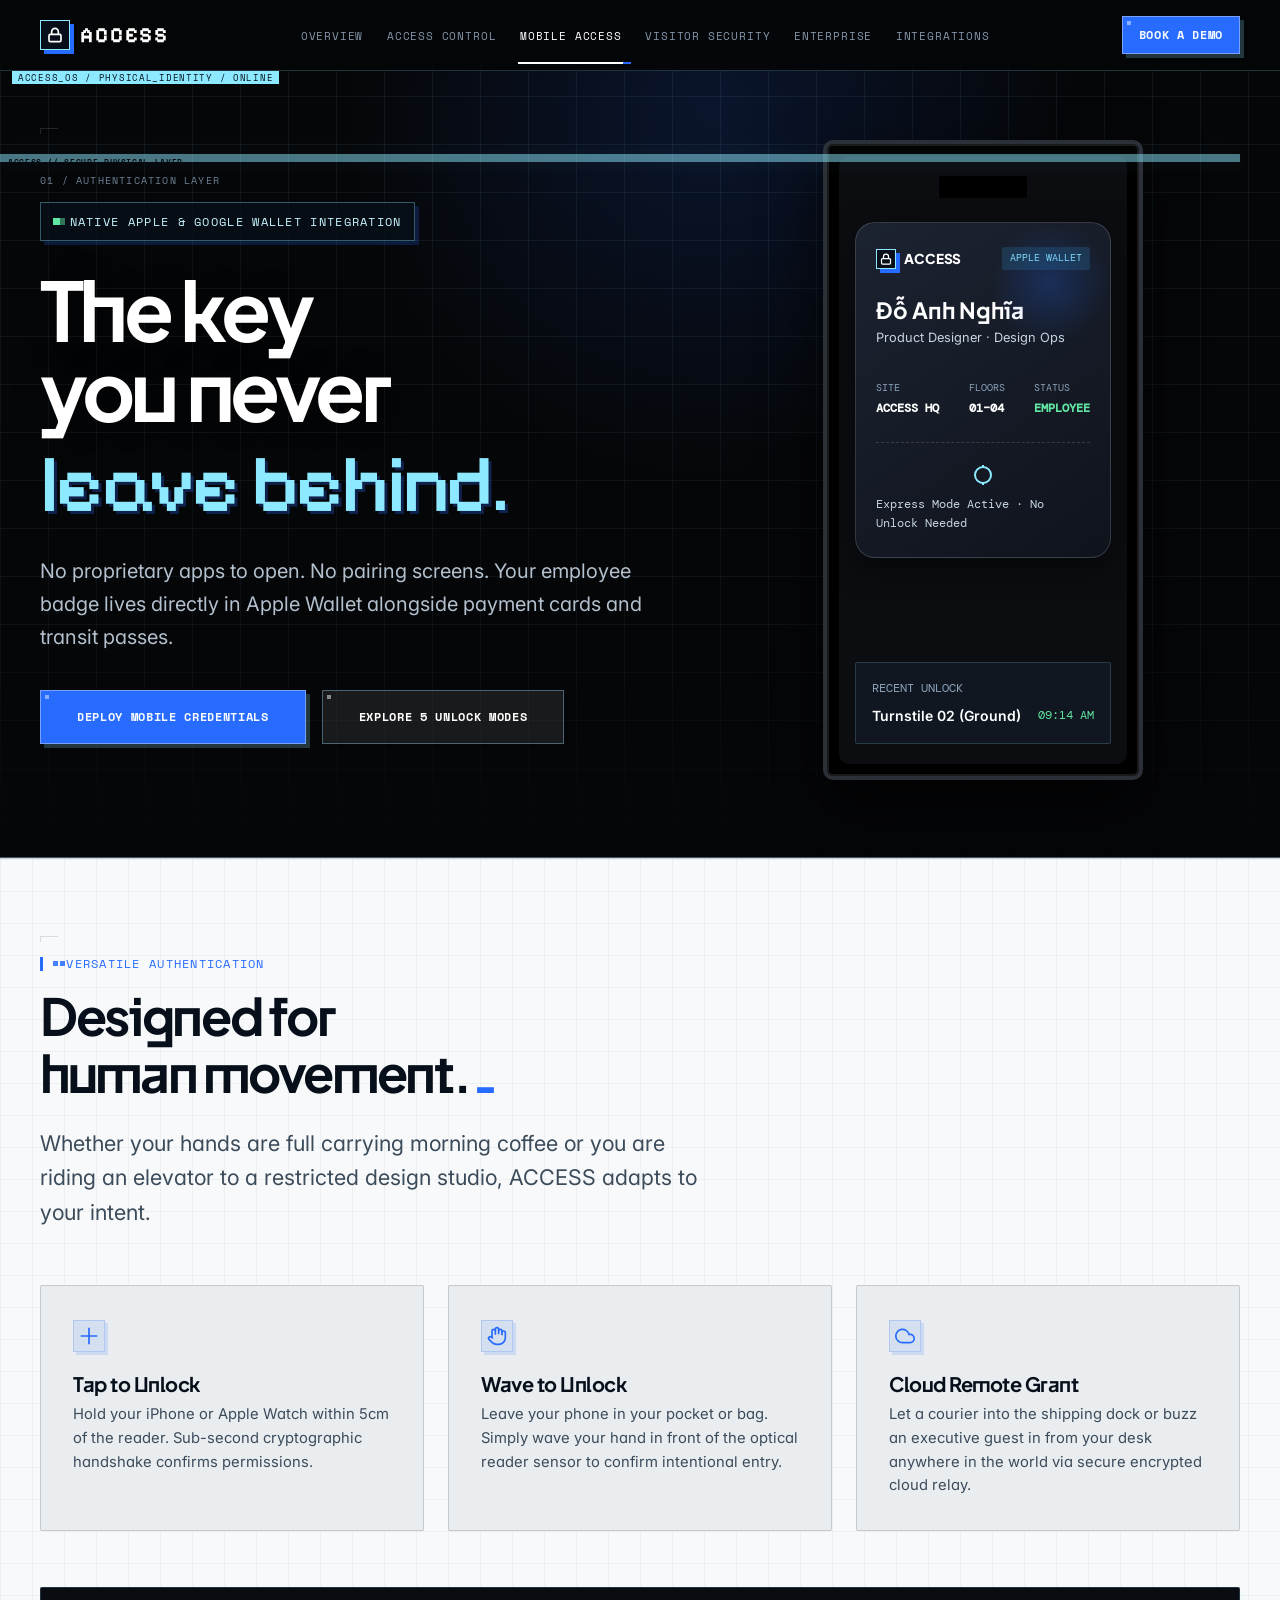
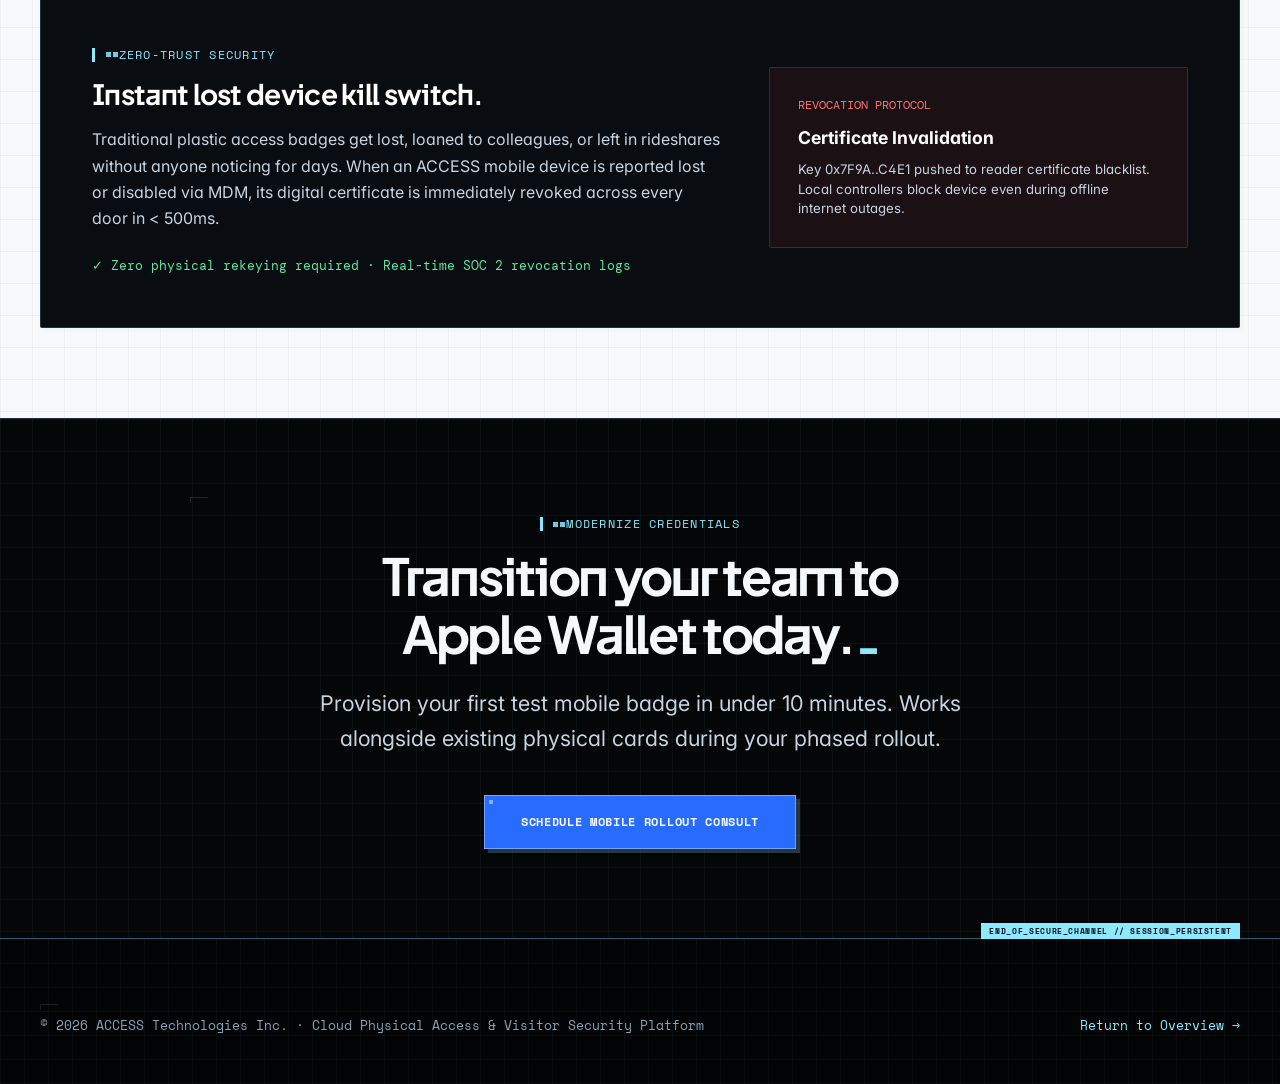
<file: mobile-access.html>
<!DOCTYPE html>
<html lang="en" class="pixel-tech-ui">
<head>
  <meta charset="UTF-8" />
  <meta name="viewport" content="width=device-width, initial-scale=1.0" />
  <title>Mobile Access &amp; Apple Wallet Credentials — ACCESS</title>
  <meta name="description" content="Turn every smartphone and Apple Watch into a secure enterprise keycard. Native Apple Wallet passes, sub-second tap unlocks, wave-to-unlock intent, and instant zero-trust remote revocation." />
  <meta name="theme-color" content="#090B0E" />

  <link rel="preconnect" href="https://fonts.googleapis.com" />
  <link rel="preconnect" href="https://fonts.gstatic.com" crossorigin />
  <link href="https://fonts.googleapis.com/css2?family=DM+Mono:wght@400;500&family=Inter:wght@400;500;600&family=Plus+Jakarta+Sans:wght@500;600;700;800&display=swap" rel="stylesheet" />

  <link rel="stylesheet" href="assets/css/main.css" />
  <link rel="stylesheet" href="assets/css/components.css" />
  <link rel="stylesheet" href="assets/css/pixel-tech.css" />
  <link rel="stylesheet" href="assets/css/pixel-tech-hardening.css" />
</head>
<body>

  <!-- Site Header -->
  <header class="site-header" id="siteHeader">
    <div class="container header-inner">
      <a href="index.html" class="brand-logo" aria-label="ACCESS Home">
        <div class="brand-mark-cube">
          <svg viewBox="0 0 24 24" fill="none" stroke="currentColor" stroke-width="2.5" stroke-linecap="round" stroke-linejoin="round">
            <rect x="3" y="11" width="18" height="11" rx="2"></rect>
            <path d="M7 11V7a5 5 0 0 1 10 0v4"></path>
          </svg>
        </div>
        <span>ACCESS</span>
      </a>

      <nav class="nav-desktop" aria-label="Primary navigation">
        <ul class="nav-links-desktop">
          <li><a href="index.html" class="nav-link">Overview</a></li>
          <li><a href="access-control.html" class="nav-link">Access Control</a></li>
          <li><a href="mobile-access.html" class="nav-link active">Mobile Access</a></li>
          <li><a href="visitor-management.html" class="nav-link">Visitor Security</a></li>
          <li><a href="enterprise.html" class="nav-link">Enterprise</a></li>
          <li><a href="integrations.html" class="nav-link">Integrations</a></li>
        </ul>
      </nav>

      <div class="nav-actions">
        <a href="demo.html" class="btn btn-primary btn-sm" data-open-demo-modal>Book a Demo</a>
        <button class="nav-hamburger" id="navHamburger" aria-label="Toggle mobile menu" aria-expanded="false" aria-controls="mobileNavDrawer">
          <span></span><span></span><span></span>
        </button>
      </div>
    </div>
  </header>

  <!-- Mobile Drawer -->
  <div class="mobile-nav-drawer" id="mobileNavDrawer">
    <ul class="mobile-nav-links">
      <li><a href="index.html" class="mobile-nav-link">Platform Overview <span>→</span></a></li>
      <li><a href="access-control.html" class="mobile-nav-link">Cloud Access Control <span>→</span></a></li>
      <li><a href="mobile-access.html" class="mobile-nav-link active">Mobile &amp; Wallet Passes <span>→</span></a></li>
      <li><a href="visitor-management.html" class="mobile-nav-link">Visitor Management <span>→</span></a></li>
      <li><a href="enterprise.html" class="mobile-nav-link">Enterprise &amp; Multi-Site <span>→</span></a></li>
      <li><a href="integrations.html" class="mobile-nav-link">Integrations <span>→</span></a></li>
      <li><a href="demo.html" class="mobile-nav-link" data-open-demo-modal>Book a Demo <span>↗</span></a></li>
    </ul>
  </div>

  <main id="mainContent">

    <!-- Hero Showcase: Large Phone Credential Mockup -->
    <section class="hero-wrapper" style="padding-top: calc(76px + 4rem); min-height: 90svh;">
      <div class="hero-ambient-glow" aria-hidden="true"></div>
      <div class="container hero-grid">
        <div class="hero-copy-block">
          <div class="hero-tag-badge">
            <span class="indicator"></span>
            <span>NATIVE APPLE &amp; GOOGLE WALLET INTEGRATION</span>
          </div>

          <h1 class="hero-title">
            The key you never <br />
            <span class="accent-gradient">leave behind.</span>
          </h1>

          <p class="hero-desc">
            No proprietary apps to open. No pairing screens. Your employee badge lives directly in Apple Wallet alongside payment cards and transit passes.
          </p>

          <div class="hero-actions">
            <a href="demo.html" class="btn btn-primary btn-lg" data-open-demo-modal>Deploy Mobile Credentials</a>
            <a href="#mobile-interactions" class="btn btn-secondary-dark btn-lg">Explore 5 Unlock Modes</a>
          </div>
        </div>

        <!-- Phone Mockup Featuring Đỗ Anh Nghĩa -->
        <div class="phone-mockup-wrapper">
          <div class="phone-screen">
            <div class="phone-dynamic-island"></div>

            <div class="wallet-pass-card">
              <div class="wallet-header">
                <div class="wallet-logo">
                  <div class="brand-mark-cube" style="width:20px;height:20px;">
                    <svg viewBox="0 0 24 24" fill="none" stroke="currentColor" stroke-width="2.5" style="width:12px;height:12px;">
                      <rect x="3" y="11" width="18" height="11" rx="2"></rect>
                      <path d="M7 11V7a5 5 0 0 1 10 0v4"></path>
                    </svg>
                  </div>
                  <span>ACCESS</span>
                </div>
                <span class="wallet-pass-title">APPLE WALLET</span>
              </div>

              <div class="wallet-holder-name">Đỗ Anh Nghĩa</div>
              <div class="wallet-holder-title">Product Designer · Design Ops</div>

              <div class="wallet-meta-row">
                <div class="wallet-meta-col">
                  <small>Site</small>
                  <strong>ACCESS HQ</strong>
                </div>
                <div class="wallet-meta-col">
                  <small>Floors</small>
                  <strong>01–04</strong>
                </div>
                <div class="wallet-meta-col">
                  <small>Status</small>
                  <strong style="color:var(--signal-granted);">EMPLOYEE</strong>
                </div>
              </div>

              <div class="wallet-nfc-wave-prompt">
                <svg viewBox="0 0 24 24" fill="none" stroke="currentColor" stroke-width="2">
                  <circle cx="12" cy="12" r="8"></circle>
                  <line x1="12" y1="2" x2="12" y2="4"></line>
                  <line x1="12" y1="20" x2="12" y2="22"></line>
                </svg>
                <span>Express Mode Active · No Unlock Needed</span>
              </div>
            </div>

            <!-- Mobile Interactions Panel Preview -->
            <div style="margin-top:auto; padding: 1rem; background: var(--bg-dark-card); border-radius: 16px; border: 1px solid var(--border-dark);">
              <div style="font-family:var(--font-mono); font-size:0.75rem; color:var(--text-dark-muted); margin-bottom:0.4rem;">RECENT UNLOCK</div>
              <div style="display:flex; justify-content:space-between; align-items:center;">
                <span style="font-size:0.875rem; font-weight:600; color:#FFF;">Turnstile 02 (Ground)</span>
                <span style="font-family:var(--font-mono); font-size:0.75rem; color:var(--signal-granted);">09:14 AM</span>
              </div>
            </div>
          </div>
        </div>
      </div>
    </section>

    <!-- 5 Modes of Unlocking -->
    <section class="section section-white" id="mobile-interactions">
      <div class="container">
        <div style="max-width: 720px; margin-bottom: 3.5rem;">
          <span class="eyebrow">VERSATILE AUTHENTICATION</span>
          <h2 class="section-heading">Designed for human movement.</h2>
          <p class="section-subheading">
            Whether your hands are full carrying morning coffee or you are riding an elevator to a restricted design studio, ACCESS adapts to your intent.
          </p>
        </div>

        <div style="display:grid; grid-template-columns: repeat(3, 1fr); gap: 1.5rem;">
          <div style="background:var(--bg-light); border: 1px solid var(--border-light); border-radius: var(--radius-md); padding: 2rem;">
            <div class="feature-pill-icon" style="margin-bottom:1.25rem;">
              <svg width="20" height="20" viewBox="0 0 24 24" fill="none" stroke="currentColor" stroke-width="2"><path d="M12 2v20M2 12h20"/></svg>
            </div>
            <h3 style="font-size:1.25rem; margin-bottom:0.5rem;">Tap to Unlock</h3>
            <p style="color:var(--text-light-secondary); font-size:0.925rem; line-height:1.6;">
              Hold your iPhone or Apple Watch within 5cm of the reader. Sub-second cryptographic handshake confirms permissions.
            </p>
          </div>

          <div style="background:var(--bg-light); border: 1px solid var(--border-light); border-radius: var(--radius-md); padding: 2rem;">
            <div class="feature-pill-icon" style="margin-bottom:1.25rem;">
              <svg width="20" height="20" viewBox="0 0 24 24" fill="none" stroke="currentColor" stroke-width="2"><path d="M18 11V6a2 2 0 0 0-2-2v0a2 2 0 0 0-2 2v0"></path><path d="M14 10V4a2 2 0 0 0-2-2v0a2 2 0 0 0-2 2v2"></path><path d="M10 10.5V6a2 2 0 0 0-2-2v0a2 2 0 0 0-2 2v8"></path><path d="M18 8a2 2 0 1 1 4 0v6a8 8 0 0 1-8 8h-2c-2.8 0-4.5-.86-5.99-2.34l-3.6-3.6a2 2 0 0 1 2.83-2.82L7 15"></path></svg>
            </div>
            <h3 style="font-size:1.25rem; margin-bottom:0.5rem;">Wave to Unlock</h3>
            <p style="color:var(--text-light-secondary); font-size:0.925rem; line-height:1.6;">
              Leave your phone in your pocket or bag. Simply wave your hand in front of the optical reader sensor to confirm intentional entry.
            </p>
          </div>

          <div style="background:var(--bg-light); border: 1px solid var(--border-light); border-radius: var(--radius-md); padding: 2rem;">
            <div class="feature-pill-icon" style="margin-bottom:1.25rem;">
              <svg width="20" height="20" viewBox="0 0 24 24" fill="none" stroke="currentColor" stroke-width="2"><path d="M18 10h-1.26A8 8 0 1 0 9 20h9a5 5 0 0 0 0-10z"></path></svg>
            </div>
            <h3 style="font-size:1.25rem; margin-bottom:0.5rem;">Cloud Remote Grant</h3>
            <p style="color:var(--text-light-secondary); font-size:0.925rem; line-height:1.6;">
              Let a courier into the shipping dock or buzz an executive guest in from your desk anywhere in the world via secure encrypted cloud relay.
            </p>
          </div>
        </div>

        <!-- Lost Device Revocation Architecture -->
        <div style="margin-top: 3.5rem; background: var(--bg-dark-surface); border: 1px solid var(--border-dark); border-radius: var(--radius-lg); padding: clamp(2rem, 4vw, 3.5rem); color: #FFF;">
          <div style="display:grid; grid-template-columns: 1.2fr 0.8fr; gap: 3rem; align-items:center;">
            <div>
              <span class="eyebrow eyebrow-dark">ZERO-TRUST SECURITY</span>
              <h3 style="font-size:1.75rem; margin-bottom:1rem; color:#FFF;">Instant lost device kill switch.</h3>
              <p style="color:var(--text-dark-secondary); line-height:1.65; margin-bottom:1.5rem;">
                Traditional plastic access badges get lost, loaned to colleagues, or left in rideshares without anyone noticing for days. When an ACCESS mobile device is reported lost or disabled via MDM, its digital certificate is immediately revoked across every door in &lt; 500ms.
              </p>
              <div style="font-family:var(--font-mono); font-size:0.8rem; color:var(--signal-granted);">
                ✓ Zero physical rekeying required · Real-time SOC 2 revocation logs
              </div>
            </div>
            <div style="background: rgba(239, 68, 68, 0.08); border: 1px solid rgba(239, 68, 68, 0.3); border-radius: 16px; padding: 1.75rem;">
              <div style="font-family:var(--font-mono); font-size:0.75rem; color:#F87171; margin-bottom:0.5rem;">REVOCATION PROTOCOL</div>
              <strong style="display:block; font-size:1.1rem; color:#FFF; margin-bottom:0.5rem;">Certificate Invalidation</strong>
              <p style="font-size:0.825rem; color:var(--text-dark-secondary); line-height:1.5;">
                Key 0x7F9A..C4E1 pushed to reader certificate blacklist. Local controllers block device even during offline internet outages.
              </p>
            </div>
          </div>
        </div>
      </div>
    </section>

    <!-- Conversion Banner -->
    <section class="section section-dark" style="text-align:center;">
      <div class="container-narrow">
        <span class="eyebrow eyebrow-dark">MODERNIZE CREDENTIALS</span>
        <h2 class="section-heading">Transition your team to Apple Wallet today.</h2>
        <p class="section-subheading" style="margin: 0 auto 2.5rem;">
          Provision your first test mobile badge in under 10 minutes. Works alongside existing physical cards during your phased rollout.
        </p>
        <a href="demo.html" class="btn btn-primary btn-lg" data-open-demo-modal>Schedule Mobile Rollout Consult</a>
      </div>
    </section>

  </main>

  <!-- Site Footer -->
  <footer class="site-footer">
    <div class="container">
      <div class="footer-bottom-bar" style="border:none; padding:0;">
        <div>&copy; 2026 ACCESS Technologies Inc. · Cloud Physical Access &amp; Visitor Security Platform</div>
        <div><a href="index.html" style="color:var(--ice-400);">Return to Overview →</a></div>
      </div>
    </div>
  </footer>

  <script src="assets/js/main.js"></script>
</body>
</html>
</file>
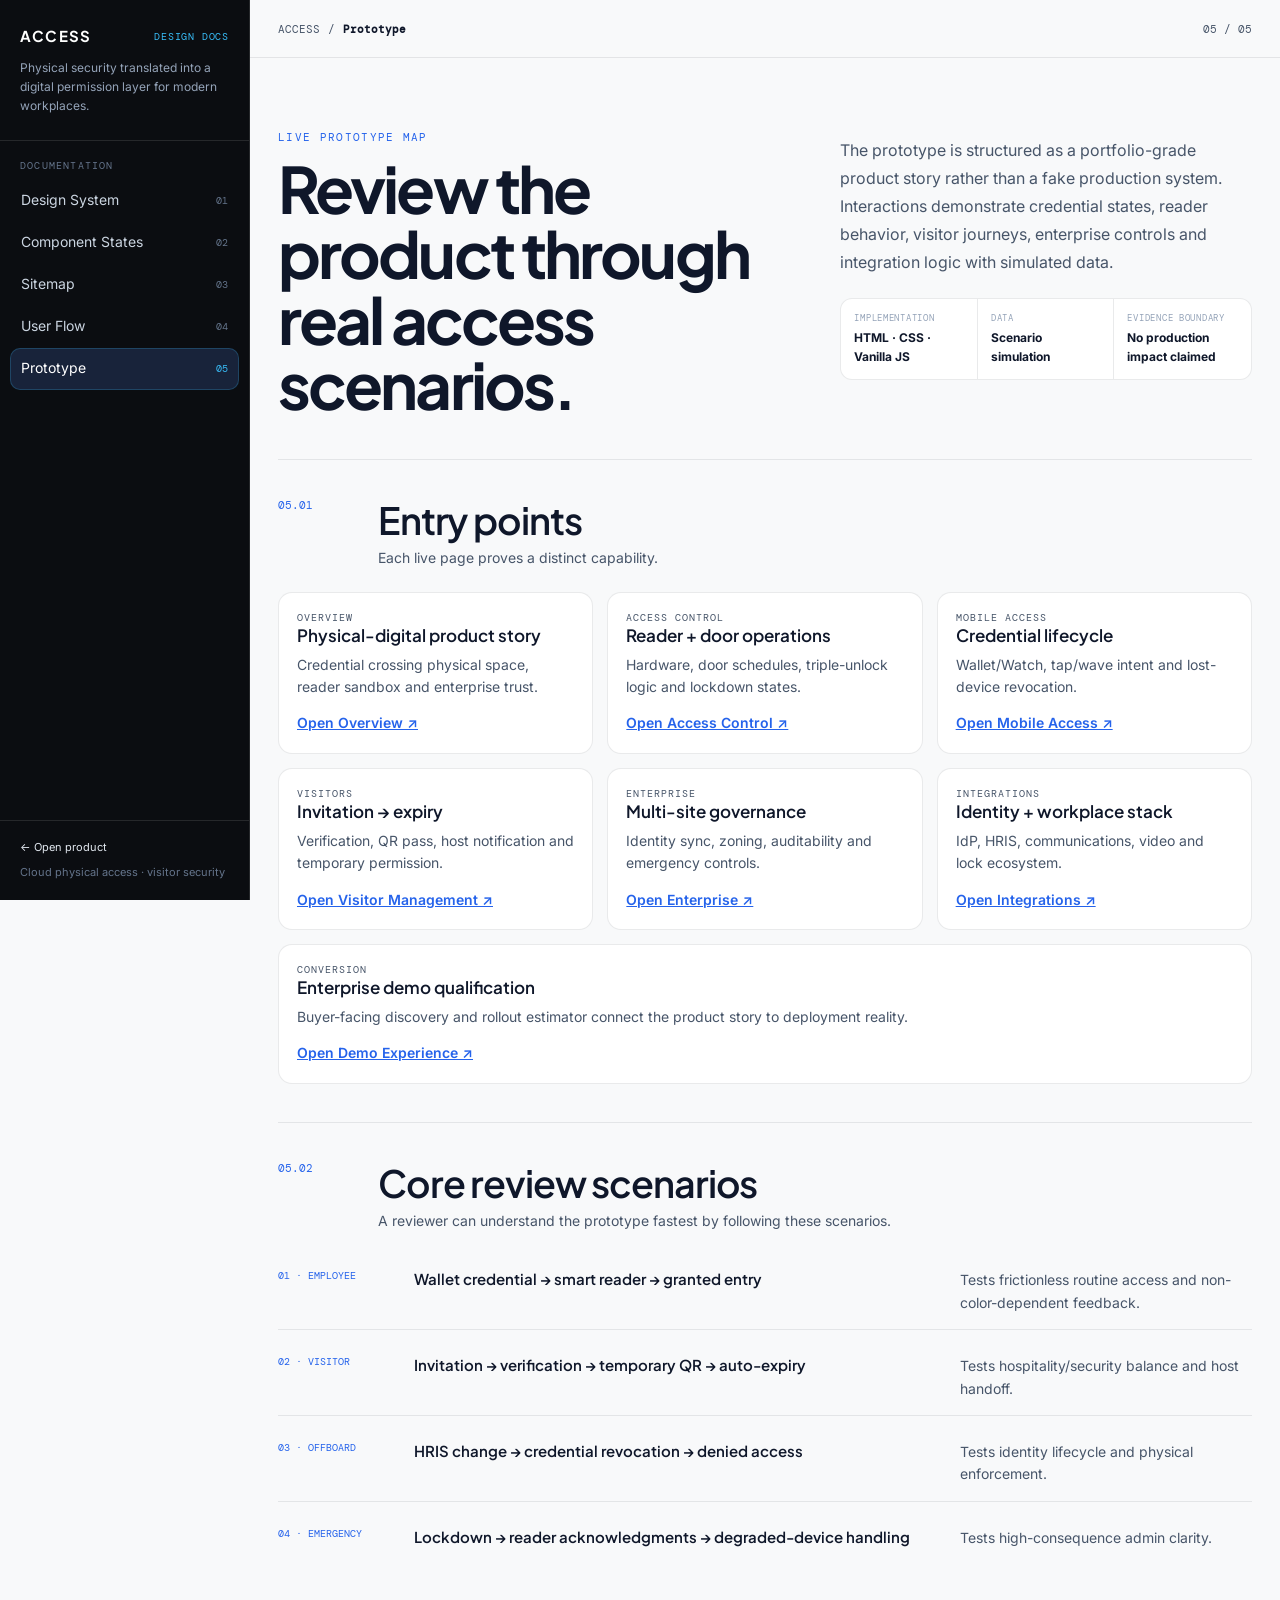
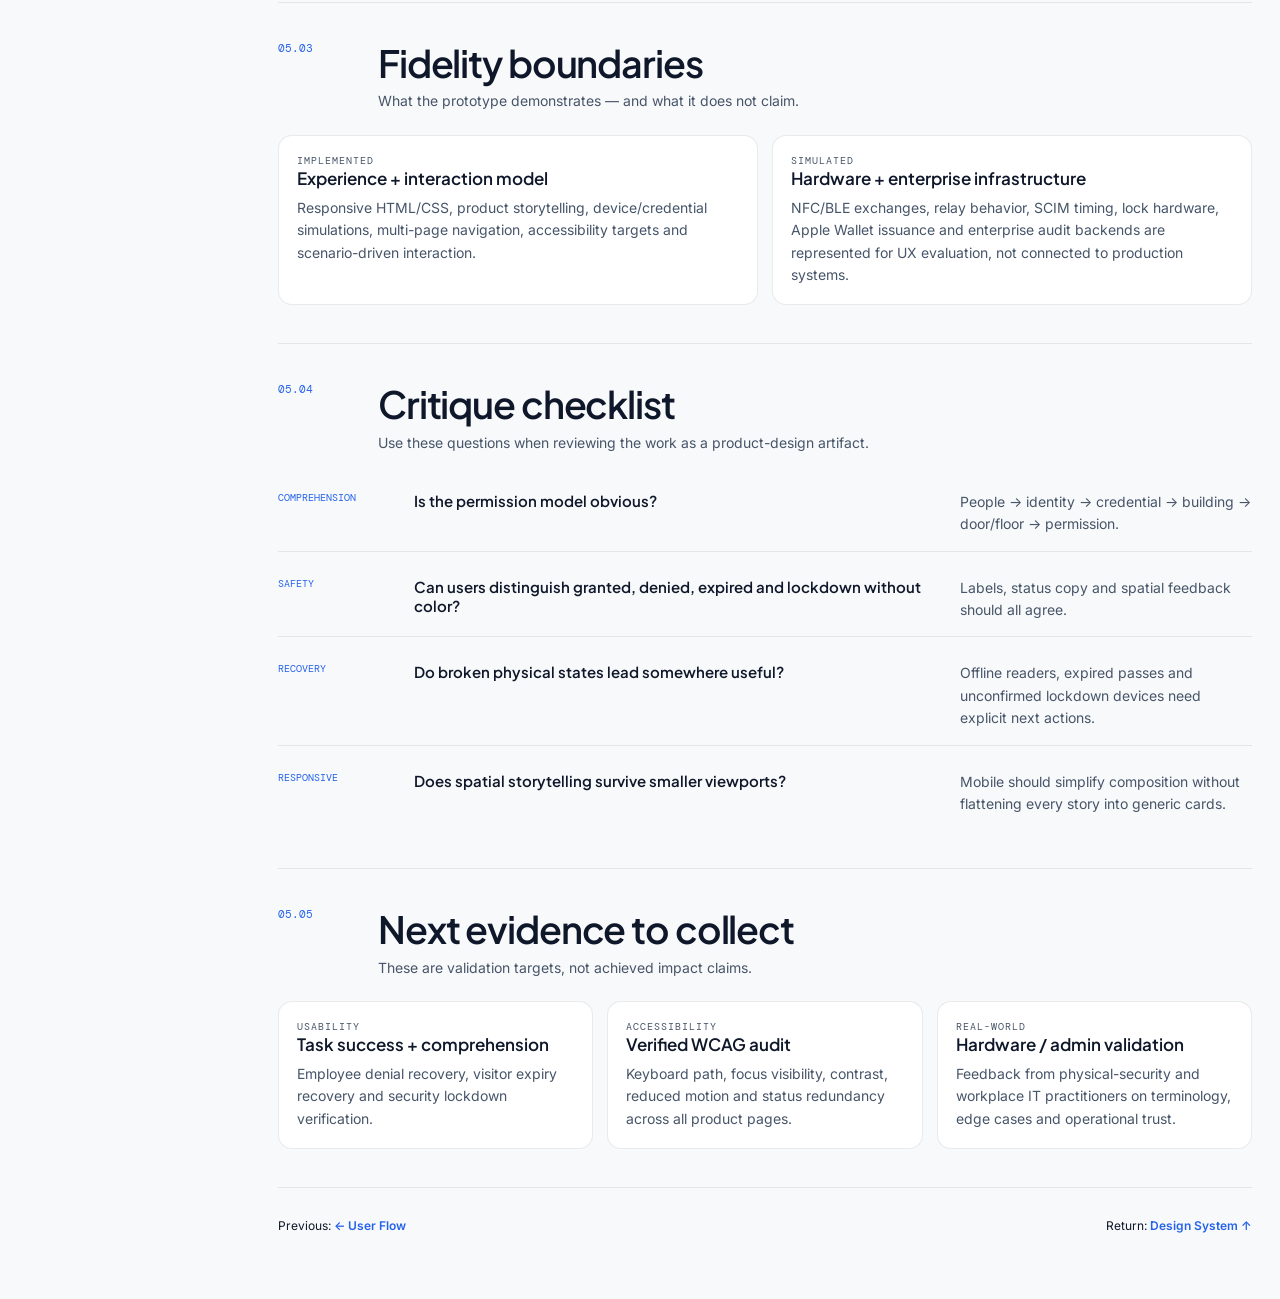
<file: prototype.html>
<!DOCTYPE html><html lang="en"><head><meta charset="UTF-8"><meta name="viewport" content="width=device-width, initial-scale=1.0"><meta name="description" content="ACCESS prototype overview: live entry points, core scenarios, fidelity boundaries and evidence plan."><title>ACCESS — Prototype</title><link rel="stylesheet" href="documentation.css"></head><body><div class="docs-shell"><aside class="docs-sidebar"><div class="docs-brand"><div class="docs-brand-row"><strong>ACCESS</strong><span>DESIGN DOCS</span></div><p>Physical security translated into a digital permission layer for modern workplaces.</p></div><nav class="docs-nav"><p class="docs-nav-label">Documentation</p><a href="design-system.html"><span>Design System</span><span>01</span></a><a href="component-states.html"><span>Component States</span><span>02</span></a><a href="sitemap.html"><span>Sitemap</span><span>03</span></a><a href="user-flow.html"><span>User Flow</span><span>04</span></a><a class="active" aria-current="page" href="prototype.html"><span>Prototype</span><span>05</span></a></nav><div class="docs-sidebar-footer"><a href="index.html">← Open product</a><p>Cloud physical access · visitor security</p></div></aside><main class="docs-main"><header class="docs-topbar"><div class="breadcrumb"><span>ACCESS</span><span>/</span><strong>Prototype</strong></div><span class="docs-index">05 / 05</span></header><div class="docs-content"><section class="docs-hero"><div><p class="eyebrow">Live prototype map</p><h1>Review the product through real access scenarios.</h1></div><div class="docs-hero-copy"><p>The prototype is structured as a portfolio-grade product story rather than a fake production system. Interactions demonstrate credential states, reader behavior, visitor journeys, enterprise controls and integration logic with simulated data.</p><div class="docs-meta"><div><span>Implementation</span><strong>HTML · CSS · Vanilla JS</strong></div><div><span>Data</span><strong>Scenario simulation</strong></div><div><span>Evidence boundary</span><strong>No production impact claimed</strong></div></div></div></section><section class="docs-section"><div class="section-head"><span class="section-no">05.01</span><div><h2>Entry points</h2><p>Each live page proves a distinct capability.</p></div></div><div class="docs-grid"><div class="doc-panel span-4"><p class="panel-kicker">Overview</p><h3>Physical-digital product story</h3><p>Credential crossing physical space, reader sandbox and enterprise trust.</p><p style="margin-top:14px"><a href="index.html" style="color:var(--cobalt);font-weight:600">Open Overview ↗</a></p></div><div class="doc-panel span-4"><p class="panel-kicker">Access Control</p><h3>Reader + door operations</h3><p>Hardware, door schedules, triple-unlock logic and lockdown states.</p><p style="margin-top:14px"><a href="access-control.html" style="color:var(--cobalt);font-weight:600">Open Access Control ↗</a></p></div><div class="doc-panel span-4"><p class="panel-kicker">Mobile Access</p><h3>Credential lifecycle</h3><p>Wallet/Watch, tap/wave intent and lost-device revocation.</p><p style="margin-top:14px"><a href="mobile-access.html" style="color:var(--cobalt);font-weight:600">Open Mobile Access ↗</a></p></div><div class="doc-panel span-4"><p class="panel-kicker">Visitors</p><h3>Invitation → expiry</h3><p>Verification, QR pass, host notification and temporary permission.</p><p style="margin-top:14px"><a href="visitor-management.html" style="color:var(--cobalt);font-weight:600">Open Visitor Management ↗</a></p></div><div class="doc-panel span-4"><p class="panel-kicker">Enterprise</p><h3>Multi-site governance</h3><p>Identity sync, zoning, auditability and emergency controls.</p><p style="margin-top:14px"><a href="enterprise.html" style="color:var(--cobalt);font-weight:600">Open Enterprise ↗</a></p></div><div class="doc-panel span-4"><p class="panel-kicker">Integrations</p><h3>Identity + workplace stack</h3><p>IdP, HRIS, communications, video and lock ecosystem.</p><p style="margin-top:14px"><a href="integrations.html" style="color:var(--cobalt);font-weight:600">Open Integrations ↗</a></p></div><div class="doc-panel span-12"><p class="panel-kicker">Conversion</p><h3>Enterprise demo qualification</h3><p>Buyer-facing discovery and rollout estimator connect the product story to deployment reality.</p><p style="margin-top:14px"><a href="demo.html" style="color:var(--cobalt);font-weight:600">Open Demo Experience ↗</a></p></div></div></section><section class="docs-section"><div class="section-head"><span class="section-no">05.02</span><div><h2>Core review scenarios</h2><p>A reviewer can understand the prototype fastest by following these scenarios.</p></div></div><div class="branch-list"><div class="branch"><span class="tag">01 · EMPLOYEE</span><h3>Wallet credential → smart reader → granted entry</h3><p>Tests frictionless routine access and non-color-dependent feedback.</p></div><div class="branch"><span class="tag">02 · VISITOR</span><h3>Invitation → verification → temporary QR → auto-expiry</h3><p>Tests hospitality/security balance and host handoff.</p></div><div class="branch"><span class="tag">03 · OFFBOARD</span><h3>HRIS change → credential revocation → denied access</h3><p>Tests identity lifecycle and physical enforcement.</p></div><div class="branch"><span class="tag">04 · EMERGENCY</span><h3>Lockdown → reader acknowledgments → degraded-device handling</h3><p>Tests high-consequence admin clarity.</p></div></div></section><section class="docs-section"><div class="section-head"><span class="section-no">05.03</span><div><h2>Fidelity boundaries</h2><p>What the prototype demonstrates — and what it does not claim.</p></div></div><div class="docs-grid"><div class="doc-panel span-6"><p class="panel-kicker">Implemented</p><h3>Experience + interaction model</h3><p>Responsive HTML/CSS, product storytelling, device/credential simulations, multi-page navigation, accessibility targets and scenario-driven interaction.</p></div><div class="doc-panel span-6"><p class="panel-kicker">Simulated</p><h3>Hardware + enterprise infrastructure</h3><p>NFC/BLE exchanges, relay behavior, SCIM timing, lock hardware, Apple Wallet issuance and enterprise audit backends are represented for UX evaluation, not connected to production systems.</p></div></div></section><section class="docs-section"><div class="section-head"><span class="section-no">05.04</span><div><h2>Critique checklist</h2><p>Use these questions when reviewing the work as a product-design artifact.</p></div></div><div class="branch-list"><div class="branch"><span class="tag">COMPREHENSION</span><h3>Is the permission model obvious?</h3><p>People → identity → credential → building → door/floor → permission.</p></div><div class="branch"><span class="tag">SAFETY</span><h3>Can users distinguish granted, denied, expired and lockdown without color?</h3><p>Labels, status copy and spatial feedback should all agree.</p></div><div class="branch"><span class="tag">RECOVERY</span><h3>Do broken physical states lead somewhere useful?</h3><p>Offline readers, expired passes and unconfirmed lockdown devices need explicit next actions.</p></div><div class="branch"><span class="tag">RESPONSIVE</span><h3>Does spatial storytelling survive smaller viewports?</h3><p>Mobile should simplify composition without flattening every story into generic cards.</p></div></div></section><section class="docs-section"><div class="section-head"><span class="section-no">05.05</span><div><h2>Next evidence to collect</h2><p>These are validation targets, not achieved impact claims.</p></div></div><div class="docs-grid"><div class="doc-panel span-4"><p class="panel-kicker">Usability</p><h3>Task success + comprehension</h3><p>Employee denial recovery, visitor expiry recovery and security lockdown verification.</p></div><div class="doc-panel span-4"><p class="panel-kicker">Accessibility</p><h3>Verified WCAG audit</h3><p>Keyboard path, focus visibility, contrast, reduced motion and status redundancy across all product pages.</p></div><div class="doc-panel span-4"><p class="panel-kicker">Real-world</p><h3>Hardware / admin validation</h3><p>Feedback from physical-security and workplace IT practitioners on terminology, edge cases and operational trust.</p></div></div></section><footer class="docs-footer"><span>Previous: <a href="user-flow.html">← User Flow</a></span><span>Return: <a href="design-system.html">Design System ↑</a></span></footer></div></main></div></body></html>
</file>
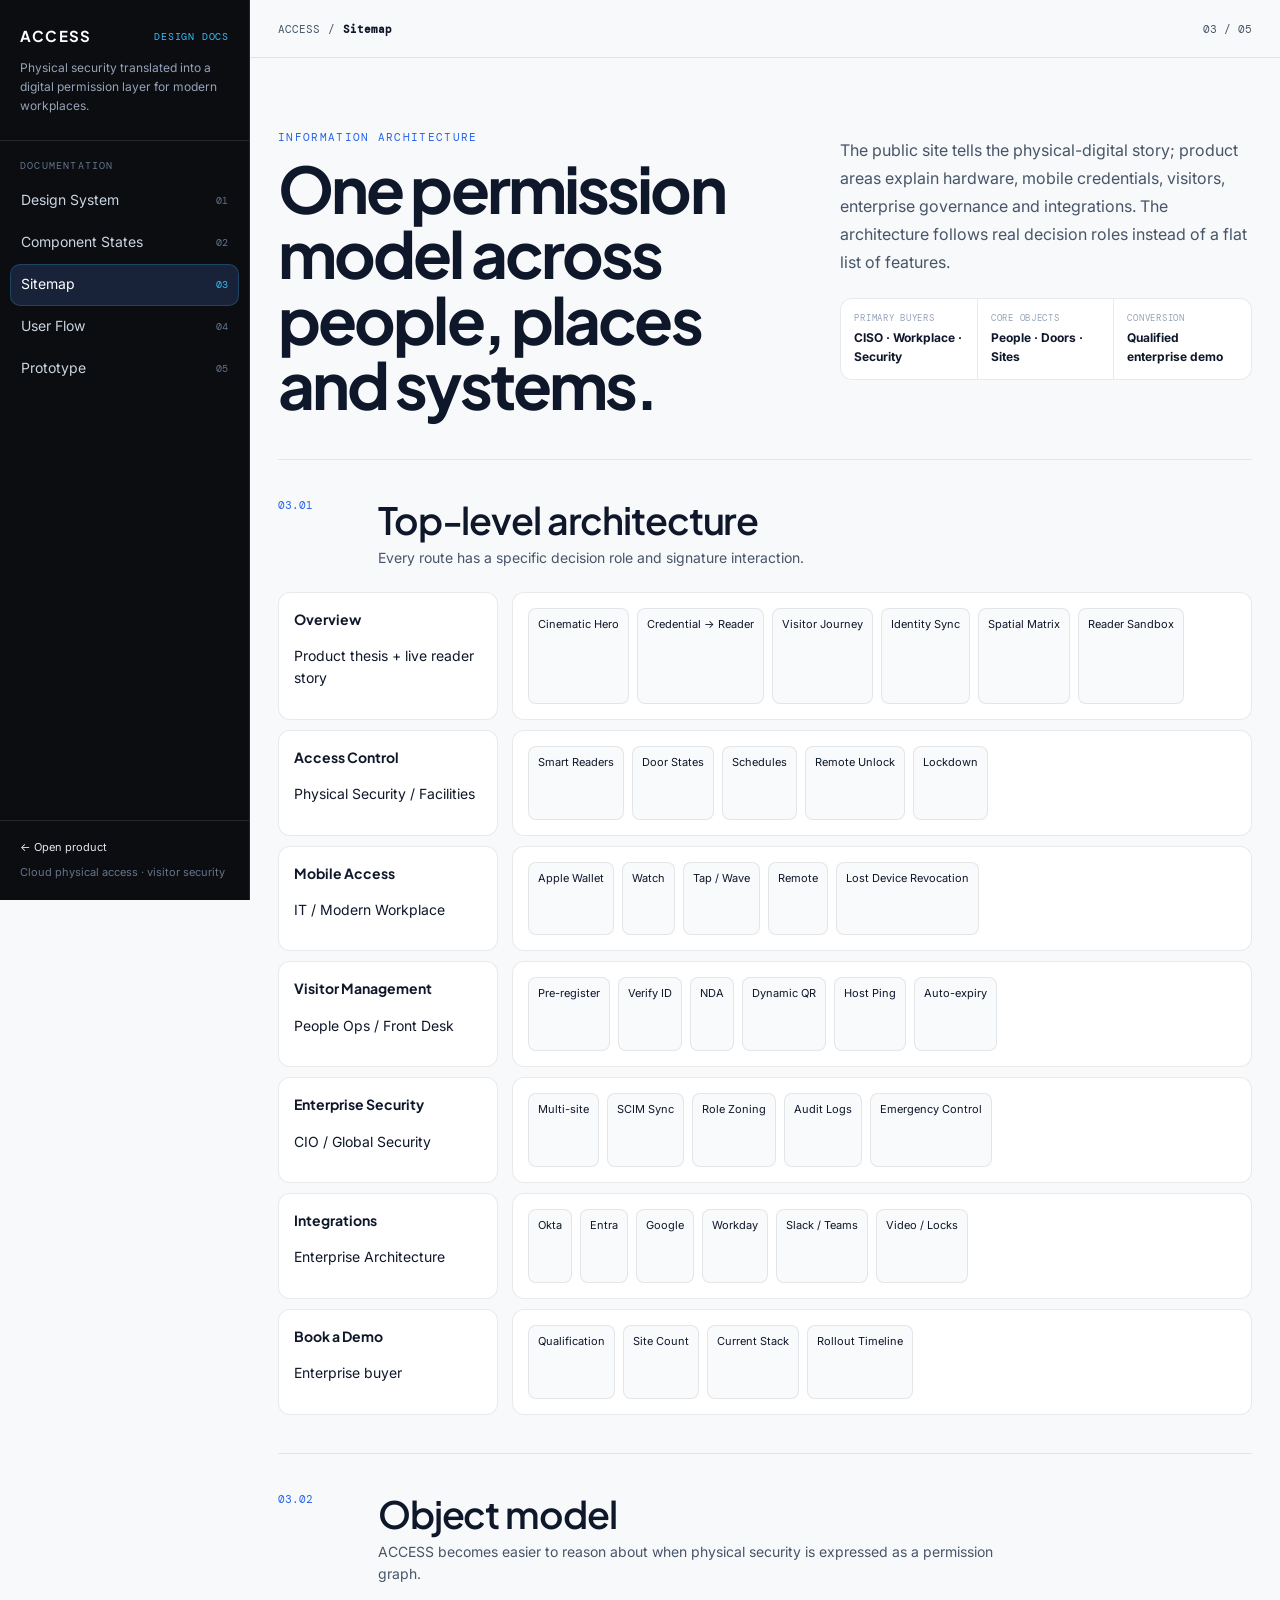
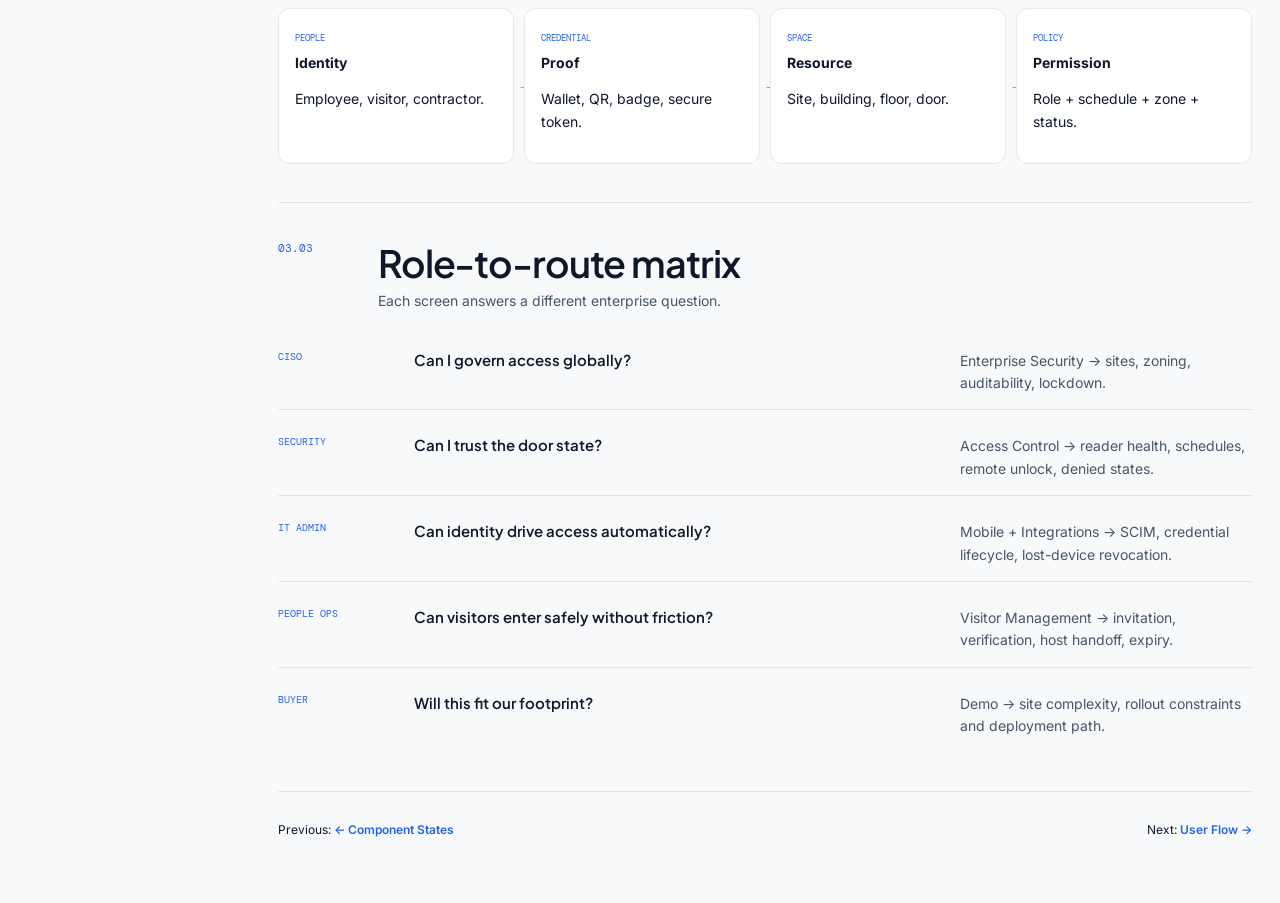
<file: sitemap.html>
<!DOCTYPE html><html lang="en"><head><meta charset="UTF-8"><meta name="viewport" content="width=device-width, initial-scale=1.0"><meta name="description" content="ACCESS information architecture and page-role map."><title>ACCESS — Sitemap</title><link rel="stylesheet" href="documentation.css"></head><body><div class="docs-shell"><aside class="docs-sidebar"><div class="docs-brand"><div class="docs-brand-row"><strong>ACCESS</strong><span>DESIGN DOCS</span></div><p>Physical security translated into a digital permission layer for modern workplaces.</p></div><nav class="docs-nav"><p class="docs-nav-label">Documentation</p><a href="design-system.html"><span>Design System</span><span>01</span></a><a href="component-states.html"><span>Component States</span><span>02</span></a><a class="active" aria-current="page" href="sitemap.html"><span>Sitemap</span><span>03</span></a><a href="user-flow.html"><span>User Flow</span><span>04</span></a><a href="prototype.html"><span>Prototype</span><span>05</span></a></nav><div class="docs-sidebar-footer"><a href="index.html">← Open product</a><p>Cloud physical access · visitor security</p></div></aside><main class="docs-main"><header class="docs-topbar"><div class="breadcrumb"><span>ACCESS</span><span>/</span><strong>Sitemap</strong></div><span class="docs-index">03 / 05</span></header><div class="docs-content"><section class="docs-hero"><div><p class="eyebrow">Information architecture</p><h1>One permission model across people, places and systems.</h1></div><div class="docs-hero-copy"><p>The public site tells the physical-digital story; product areas explain hardware, mobile credentials, visitors, enterprise governance and integrations. The architecture follows real decision roles instead of a flat list of features.</p><div class="docs-meta"><div><span>Primary buyers</span><strong>CISO · Workplace · Security</strong></div><div><span>Core objects</span><strong>People · Doors · Sites</strong></div><div><span>Conversion</span><strong>Qualified enterprise demo</strong></div></div></div></section><section class="docs-section"><div class="section-head"><span class="section-no">03.01</span><div><h2>Top-level architecture</h2><p>Every route has a specific decision role and signature interaction.</p></div></div><div class="site-map"><div class="map-level"><div class="map-parent"><strong>Overview</strong><p>Product thesis + live reader story</p></div><div class="map-children"><span class="map-chip">Cinematic Hero</span><span class="map-chip">Credential → Reader</span><span class="map-chip">Visitor Journey</span><span class="map-chip">Identity Sync</span><span class="map-chip">Spatial Matrix</span><span class="map-chip">Reader Sandbox</span></div></div><div class="map-level"><div class="map-parent"><strong>Access Control</strong><p>Physical Security / Facilities</p></div><div class="map-children"><span class="map-chip">Smart Readers</span><span class="map-chip">Door States</span><span class="map-chip">Schedules</span><span class="map-chip">Remote Unlock</span><span class="map-chip">Lockdown</span></div></div><div class="map-level"><div class="map-parent"><strong>Mobile Access</strong><p>IT / Modern Workplace</p></div><div class="map-children"><span class="map-chip">Apple Wallet</span><span class="map-chip">Watch</span><span class="map-chip">Tap / Wave</span><span class="map-chip">Remote</span><span class="map-chip">Lost Device Revocation</span></div></div><div class="map-level"><div class="map-parent"><strong>Visitor Management</strong><p>People Ops / Front Desk</p></div><div class="map-children"><span class="map-chip">Pre-register</span><span class="map-chip">Verify ID</span><span class="map-chip">NDA</span><span class="map-chip">Dynamic QR</span><span class="map-chip">Host Ping</span><span class="map-chip">Auto-expiry</span></div></div><div class="map-level"><div class="map-parent"><strong>Enterprise Security</strong><p>CIO / Global Security</p></div><div class="map-children"><span class="map-chip">Multi-site</span><span class="map-chip">SCIM Sync</span><span class="map-chip">Role Zoning</span><span class="map-chip">Audit Logs</span><span class="map-chip">Emergency Control</span></div></div><div class="map-level"><div class="map-parent"><strong>Integrations</strong><p>Enterprise Architecture</p></div><div class="map-children"><span class="map-chip">Okta</span><span class="map-chip">Entra</span><span class="map-chip">Google</span><span class="map-chip">Workday</span><span class="map-chip">Slack / Teams</span><span class="map-chip">Video / Locks</span></div></div><div class="map-level"><div class="map-parent"><strong>Book a Demo</strong><p>Enterprise buyer</p></div><div class="map-children"><span class="map-chip">Qualification</span><span class="map-chip">Site Count</span><span class="map-chip">Current Stack</span><span class="map-chip">Rollout Timeline</span></div></div></div></section><section class="docs-section"><div class="section-head"><span class="section-no">03.02</span><div><h2>Object model</h2><p>ACCESS becomes easier to reason about when physical security is expressed as a permission graph.</p></div></div><div class="architecture-flow"><div class="flow-node"><span>PEOPLE</span><strong>Identity</strong><p>Employee, visitor, contractor.</p></div><div class="flow-node"><span>CREDENTIAL</span><strong>Proof</strong><p>Wallet, QR, badge, secure token.</p></div><div class="flow-node"><span>SPACE</span><strong>Resource</strong><p>Site, building, floor, door.</p></div><div class="flow-node"><span>POLICY</span><strong>Permission</strong><p>Role + schedule + zone + status.</p></div></div></section><section class="docs-section"><div class="section-head"><span class="section-no">03.03</span><div><h2>Role-to-route matrix</h2><p>Each screen answers a different enterprise question.</p></div></div><div class="branch-list"><div class="branch"><span class="tag">CISO</span><h3>Can I govern access globally?</h3><p>Enterprise Security → sites, zoning, auditability, lockdown.</p></div><div class="branch"><span class="tag">SECURITY</span><h3>Can I trust the door state?</h3><p>Access Control → reader health, schedules, remote unlock, denied states.</p></div><div class="branch"><span class="tag">IT ADMIN</span><h3>Can identity drive access automatically?</h3><p>Mobile + Integrations → SCIM, credential lifecycle, lost-device revocation.</p></div><div class="branch"><span class="tag">PEOPLE OPS</span><h3>Can visitors enter safely without friction?</h3><p>Visitor Management → invitation, verification, host handoff, expiry.</p></div><div class="branch"><span class="tag">BUYER</span><h3>Will this fit our footprint?</h3><p>Demo → site complexity, rollout constraints and deployment path.</p></div></div></section><footer class="docs-footer"><span>Previous: <a href="component-states.html">← Component States</a></span><span>Next: <a href="user-flow.html">User Flow →</a></span></footer></div></main></div></body></html>
</file>
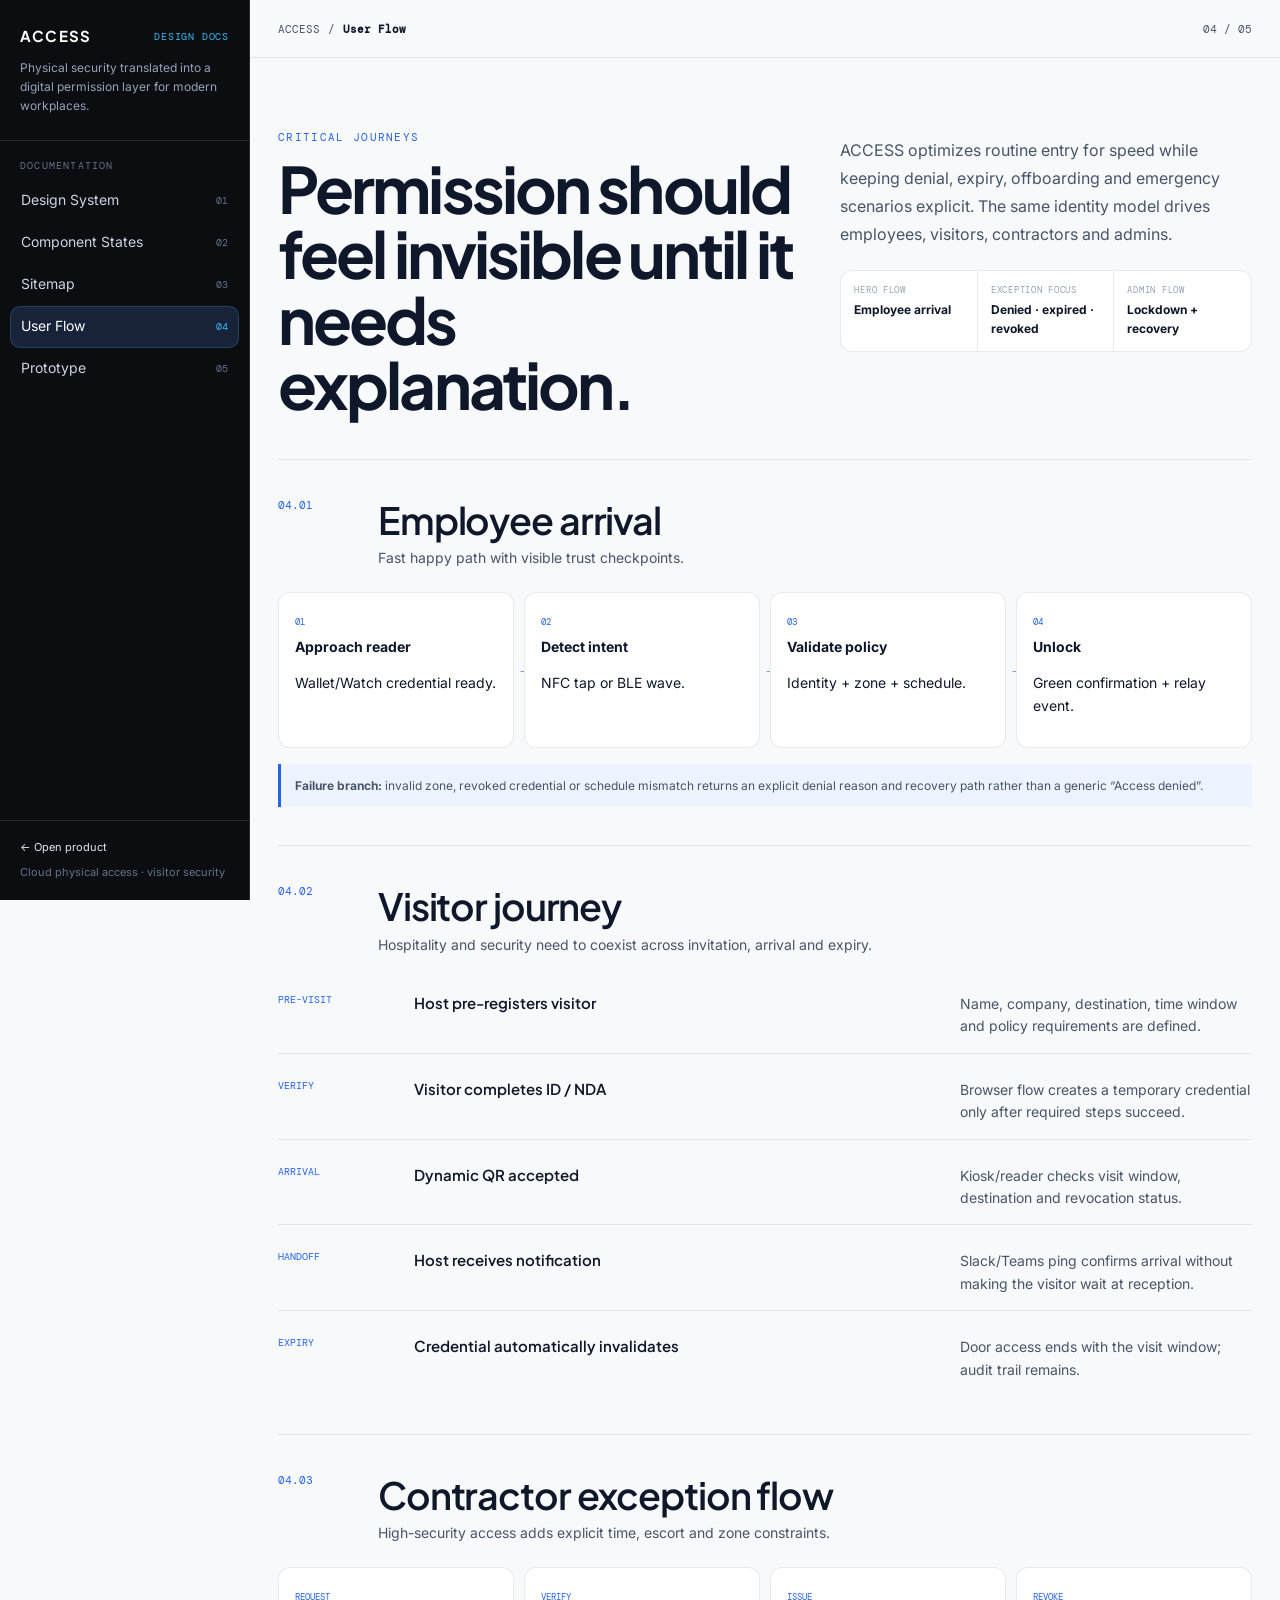
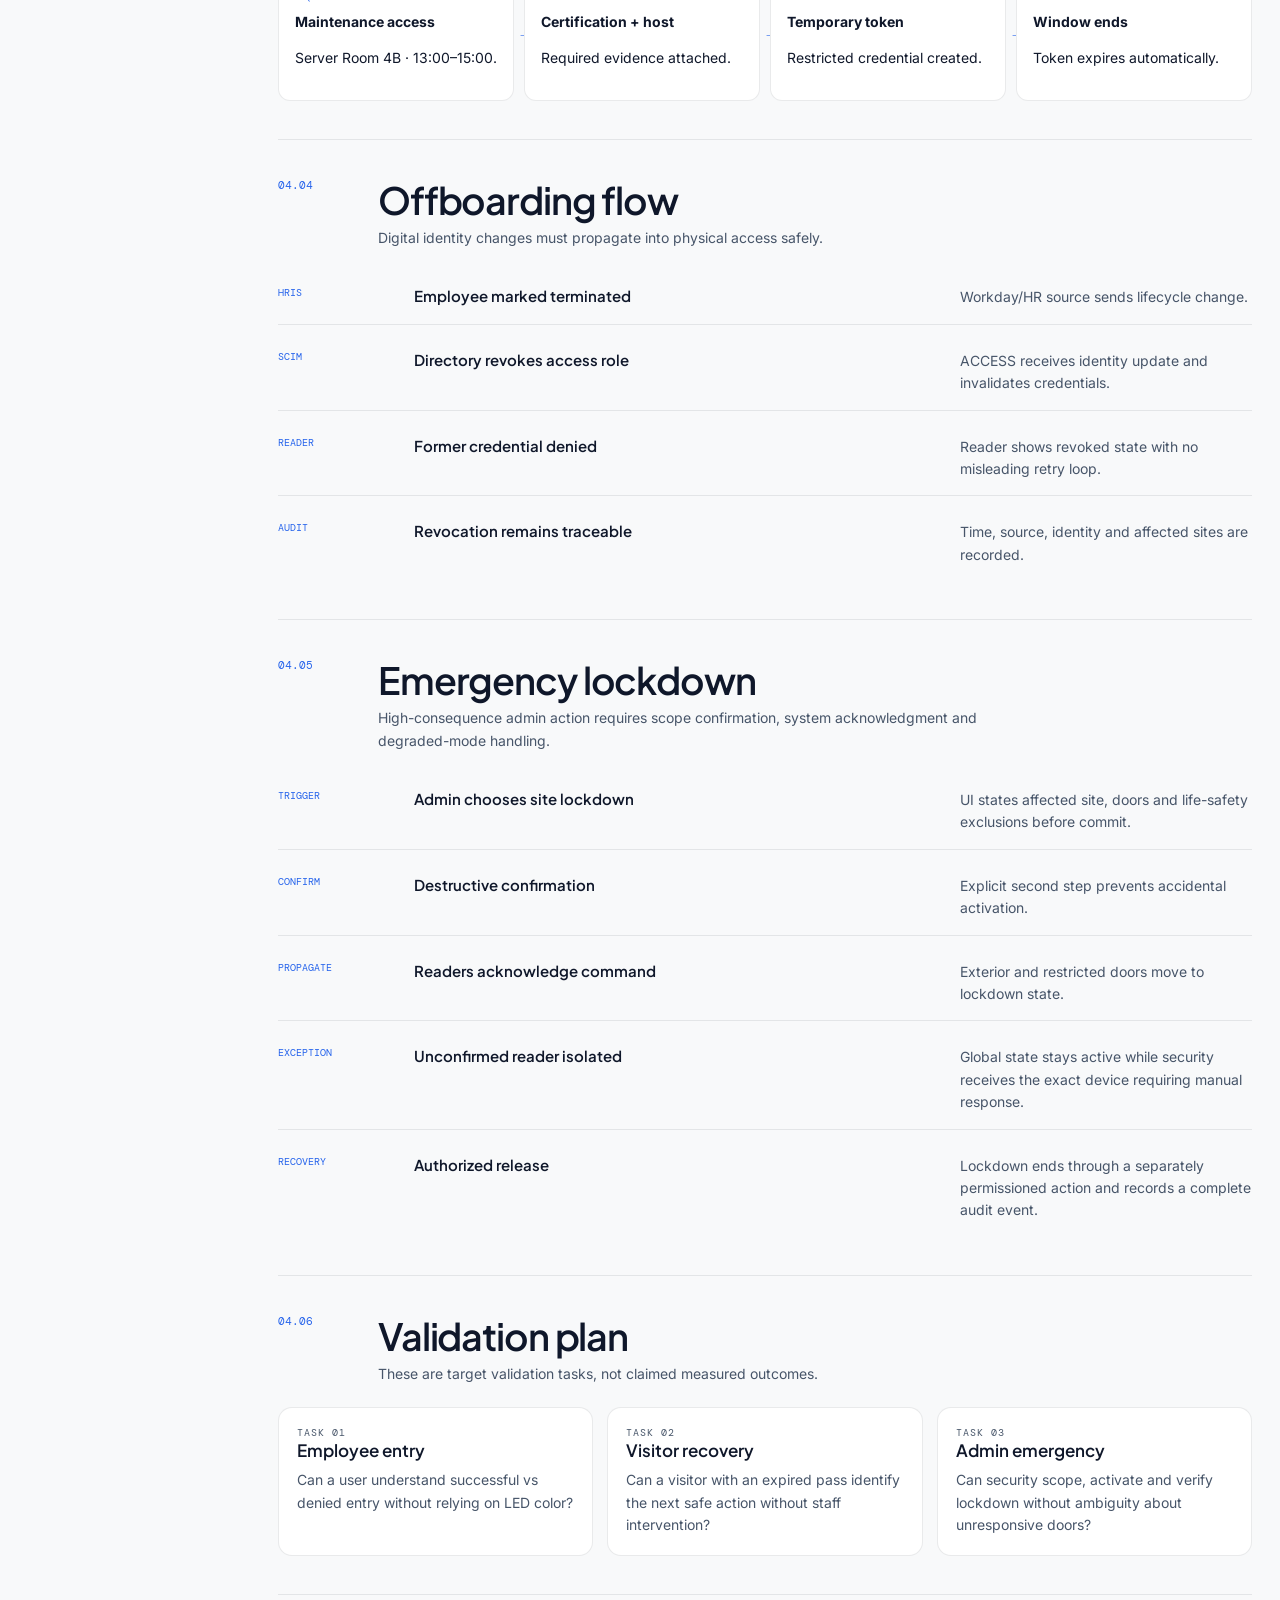
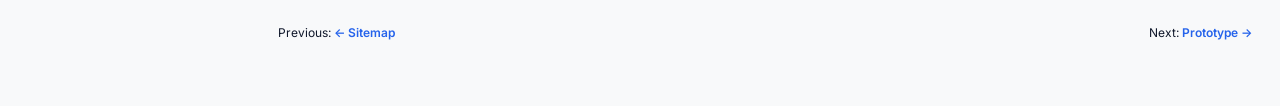
<file: user-flow.html>
<!DOCTYPE html><html lang="en"><head><meta charset="UTF-8"><meta name="viewport" content="width=device-width, initial-scale=1.0"><meta name="description" content="ACCESS user flows for employee entry, visitor security, contractor access and emergency lockdown."><title>ACCESS — User Flow</title><link rel="stylesheet" href="documentation.css"></head><body><div class="docs-shell"><aside class="docs-sidebar"><div class="docs-brand"><div class="docs-brand-row"><strong>ACCESS</strong><span>DESIGN DOCS</span></div><p>Physical security translated into a digital permission layer for modern workplaces.</p></div><nav class="docs-nav"><p class="docs-nav-label">Documentation</p><a href="design-system.html"><span>Design System</span><span>01</span></a><a href="component-states.html"><span>Component States</span><span>02</span></a><a href="sitemap.html"><span>Sitemap</span><span>03</span></a><a class="active" aria-current="page" href="user-flow.html"><span>User Flow</span><span>04</span></a><a href="prototype.html"><span>Prototype</span><span>05</span></a></nav><div class="docs-sidebar-footer"><a href="index.html">← Open product</a><p>Cloud physical access · visitor security</p></div></aside><main class="docs-main"><header class="docs-topbar"><div class="breadcrumb"><span>ACCESS</span><span>/</span><strong>User Flow</strong></div><span class="docs-index">04 / 05</span></header><div class="docs-content"><section class="docs-hero"><div><p class="eyebrow">Critical journeys</p><h1>Permission should feel invisible until it needs explanation.</h1></div><div class="docs-hero-copy"><p>ACCESS optimizes routine entry for speed while keeping denial, expiry, offboarding and emergency scenarios explicit. The same identity model drives employees, visitors, contractors and admins.</p><div class="docs-meta"><div><span>Hero flow</span><strong>Employee arrival</strong></div><div><span>Exception focus</span><strong>Denied · expired · revoked</strong></div><div><span>Admin flow</span><strong>Lockdown + recovery</strong></div></div></div></section><section class="docs-section"><div class="section-head"><span class="section-no">04.01</span><div><h2>Employee arrival</h2><p>Fast happy path with visible trust checkpoints.</p></div></div><div class="architecture-flow"><div class="flow-node"><span>01</span><strong>Approach reader</strong><p>Wallet/Watch credential ready.</p></div><div class="flow-node"><span>02</span><strong>Detect intent</strong><p>NFC tap or BLE wave.</p></div><div class="flow-node"><span>03</span><strong>Validate policy</strong><p>Identity + zone + schedule.</p></div><div class="flow-node"><span>04</span><strong>Unlock</strong><p>Green confirmation + relay event.</p></div></div><div class="annotation" style="margin-top:16px"><strong>Failure branch:</strong> invalid zone, revoked credential or schedule mismatch returns an explicit denial reason and recovery path rather than a generic “Access denied”.</div></section><section class="docs-section"><div class="section-head"><span class="section-no">04.02</span><div><h2>Visitor journey</h2><p>Hospitality and security need to coexist across invitation, arrival and expiry.</p></div></div><div class="branch-list"><div class="branch"><span class="tag">PRE-VISIT</span><h3>Host pre-registers visitor</h3><p>Name, company, destination, time window and policy requirements are defined.</p></div><div class="branch"><span class="tag">VERIFY</span><h3>Visitor completes ID / NDA</h3><p>Browser flow creates a temporary credential only after required steps succeed.</p></div><div class="branch"><span class="tag">ARRIVAL</span><h3>Dynamic QR accepted</h3><p>Kiosk/reader checks visit window, destination and revocation status.</p></div><div class="branch"><span class="tag">HANDOFF</span><h3>Host receives notification</h3><p>Slack/Teams ping confirms arrival without making the visitor wait at reception.</p></div><div class="branch"><span class="tag">EXPIRY</span><h3>Credential automatically invalidates</h3><p>Door access ends with the visit window; audit trail remains.</p></div></div></section><section class="docs-section"><div class="section-head"><span class="section-no">04.03</span><div><h2>Contractor exception flow</h2><p>High-security access adds explicit time, escort and zone constraints.</p></div></div><div class="architecture-flow"><div class="flow-node"><span>REQUEST</span><strong>Maintenance access</strong><p>Server Room 4B · 13:00–15:00.</p></div><div class="flow-node"><span>VERIFY</span><strong>Certification + host</strong><p>Required evidence attached.</p></div><div class="flow-node"><span>ISSUE</span><strong>Temporary token</strong><p>Restricted credential created.</p></div><div class="flow-node"><span>REVOKE</span><strong>Window ends</strong><p>Token expires automatically.</p></div></div></section><section class="docs-section"><div class="section-head"><span class="section-no">04.04</span><div><h2>Offboarding flow</h2><p>Digital identity changes must propagate into physical access safely.</p></div></div><div class="branch-list"><div class="branch"><span class="tag">HRIS</span><h3>Employee marked terminated</h3><p>Workday/HR source sends lifecycle change.</p></div><div class="branch"><span class="tag">SCIM</span><h3>Directory revokes access role</h3><p>ACCESS receives identity update and invalidates credentials.</p></div><div class="branch"><span class="tag">READER</span><h3>Former credential denied</h3><p>Reader shows revoked state with no misleading retry loop.</p></div><div class="branch"><span class="tag">AUDIT</span><h3>Revocation remains traceable</h3><p>Time, source, identity and affected sites are recorded.</p></div></div></section><section class="docs-section"><div class="section-head"><span class="section-no">04.05</span><div><h2>Emergency lockdown</h2><p>High-consequence admin action requires scope confirmation, system acknowledgment and degraded-mode handling.</p></div></div><div class="branch-list"><div class="branch"><span class="tag">TRIGGER</span><h3>Admin chooses site lockdown</h3><p>UI states affected site, doors and life-safety exclusions before commit.</p></div><div class="branch"><span class="tag">CONFIRM</span><h3>Destructive confirmation</h3><p>Explicit second step prevents accidental activation.</p></div><div class="branch"><span class="tag">PROPAGATE</span><h3>Readers acknowledge command</h3><p>Exterior and restricted doors move to lockdown state.</p></div><div class="branch"><span class="tag">EXCEPTION</span><h3>Unconfirmed reader isolated</h3><p>Global state stays active while security receives the exact device requiring manual response.</p></div><div class="branch"><span class="tag">RECOVERY</span><h3>Authorized release</h3><p>Lockdown ends through a separately permissioned action and records a complete audit event.</p></div></div></section><section class="docs-section"><div class="section-head"><span class="section-no">04.06</span><div><h2>Validation plan</h2><p>These are target validation tasks, not claimed measured outcomes.</p></div></div><div class="docs-grid"><div class="doc-panel span-4"><p class="panel-kicker">Task 01</p><h3>Employee entry</h3><p>Can a user understand successful vs denied entry without relying on LED color?</p></div><div class="doc-panel span-4"><p class="panel-kicker">Task 02</p><h3>Visitor recovery</h3><p>Can a visitor with an expired pass identify the next safe action without staff intervention?</p></div><div class="doc-panel span-4"><p class="panel-kicker">Task 03</p><h3>Admin emergency</h3><p>Can security scope, activate and verify lockdown without ambiguity about unresponsive doors?</p></div></div></section><footer class="docs-footer"><span>Previous: <a href="sitemap.html">← Sitemap</a></span><span>Next: <a href="prototype.html">Prototype →</a></span></footer></div></main></div></body></html>
</file>
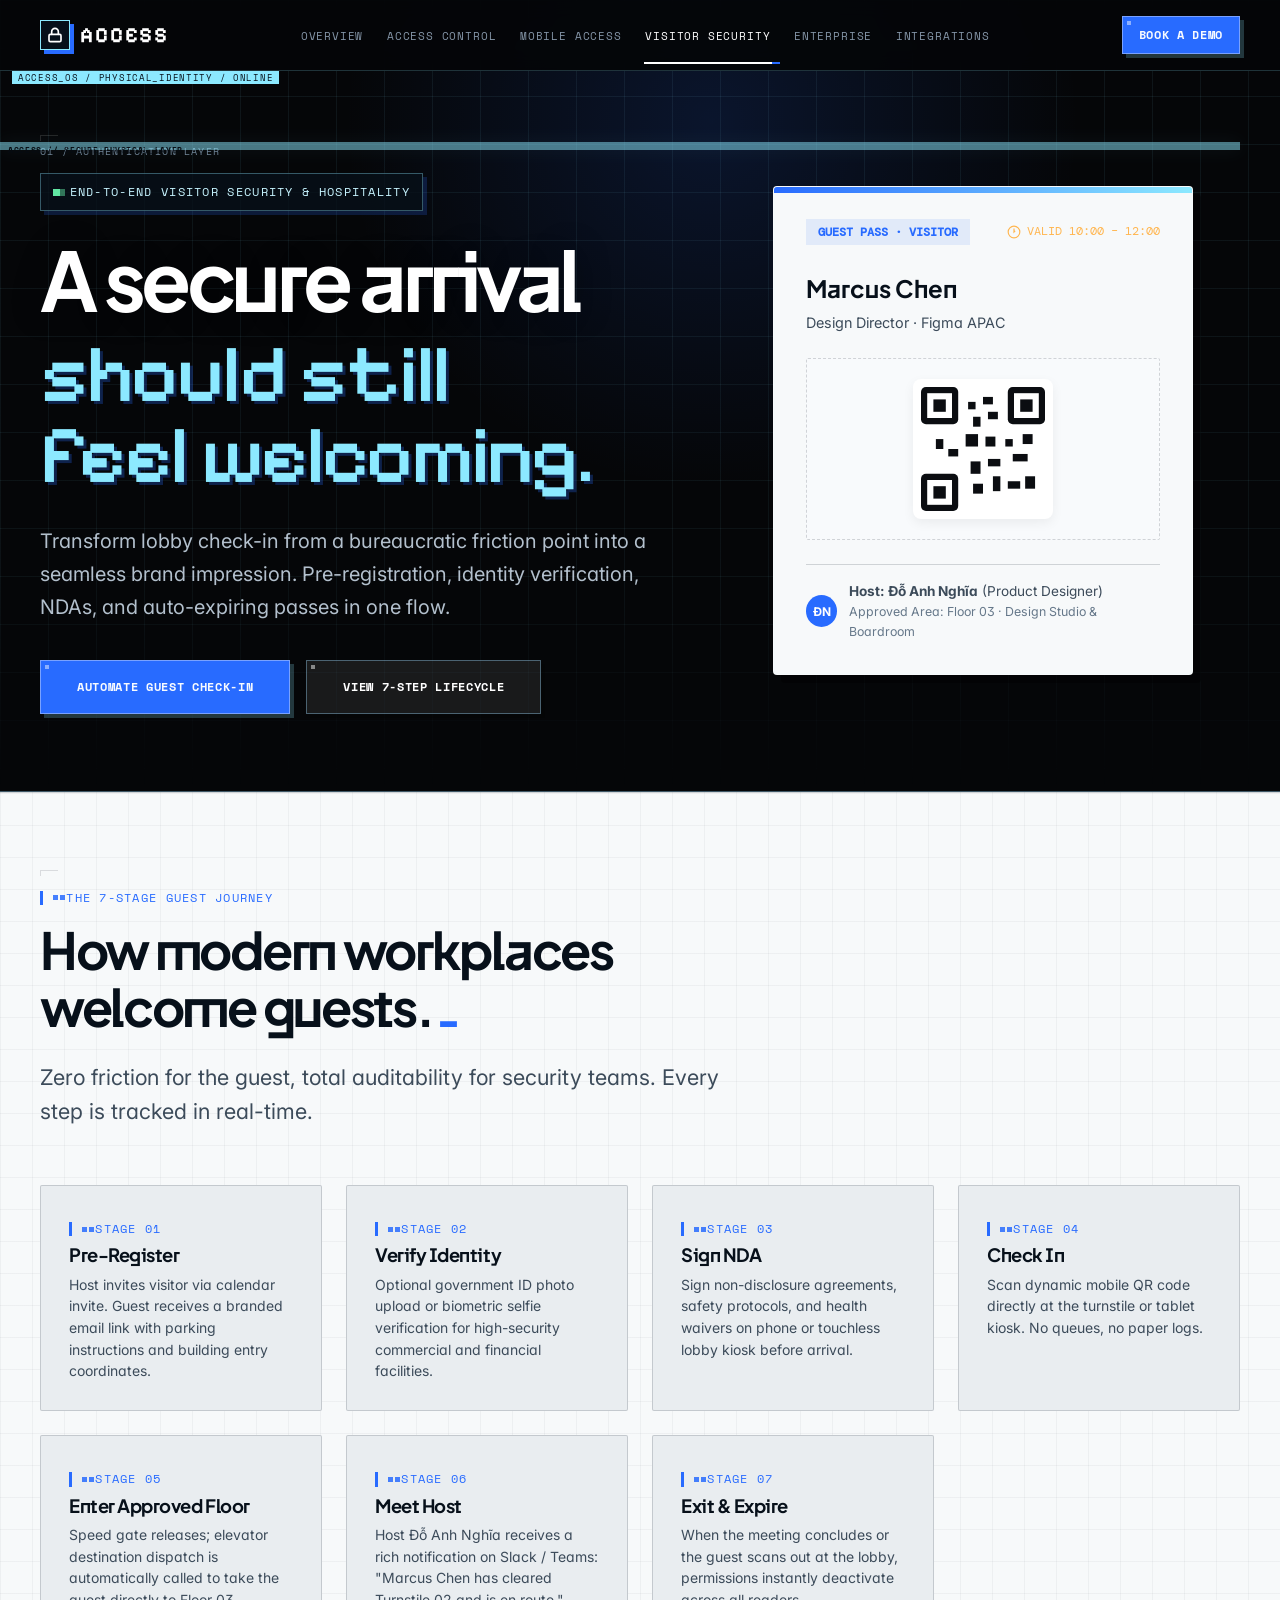
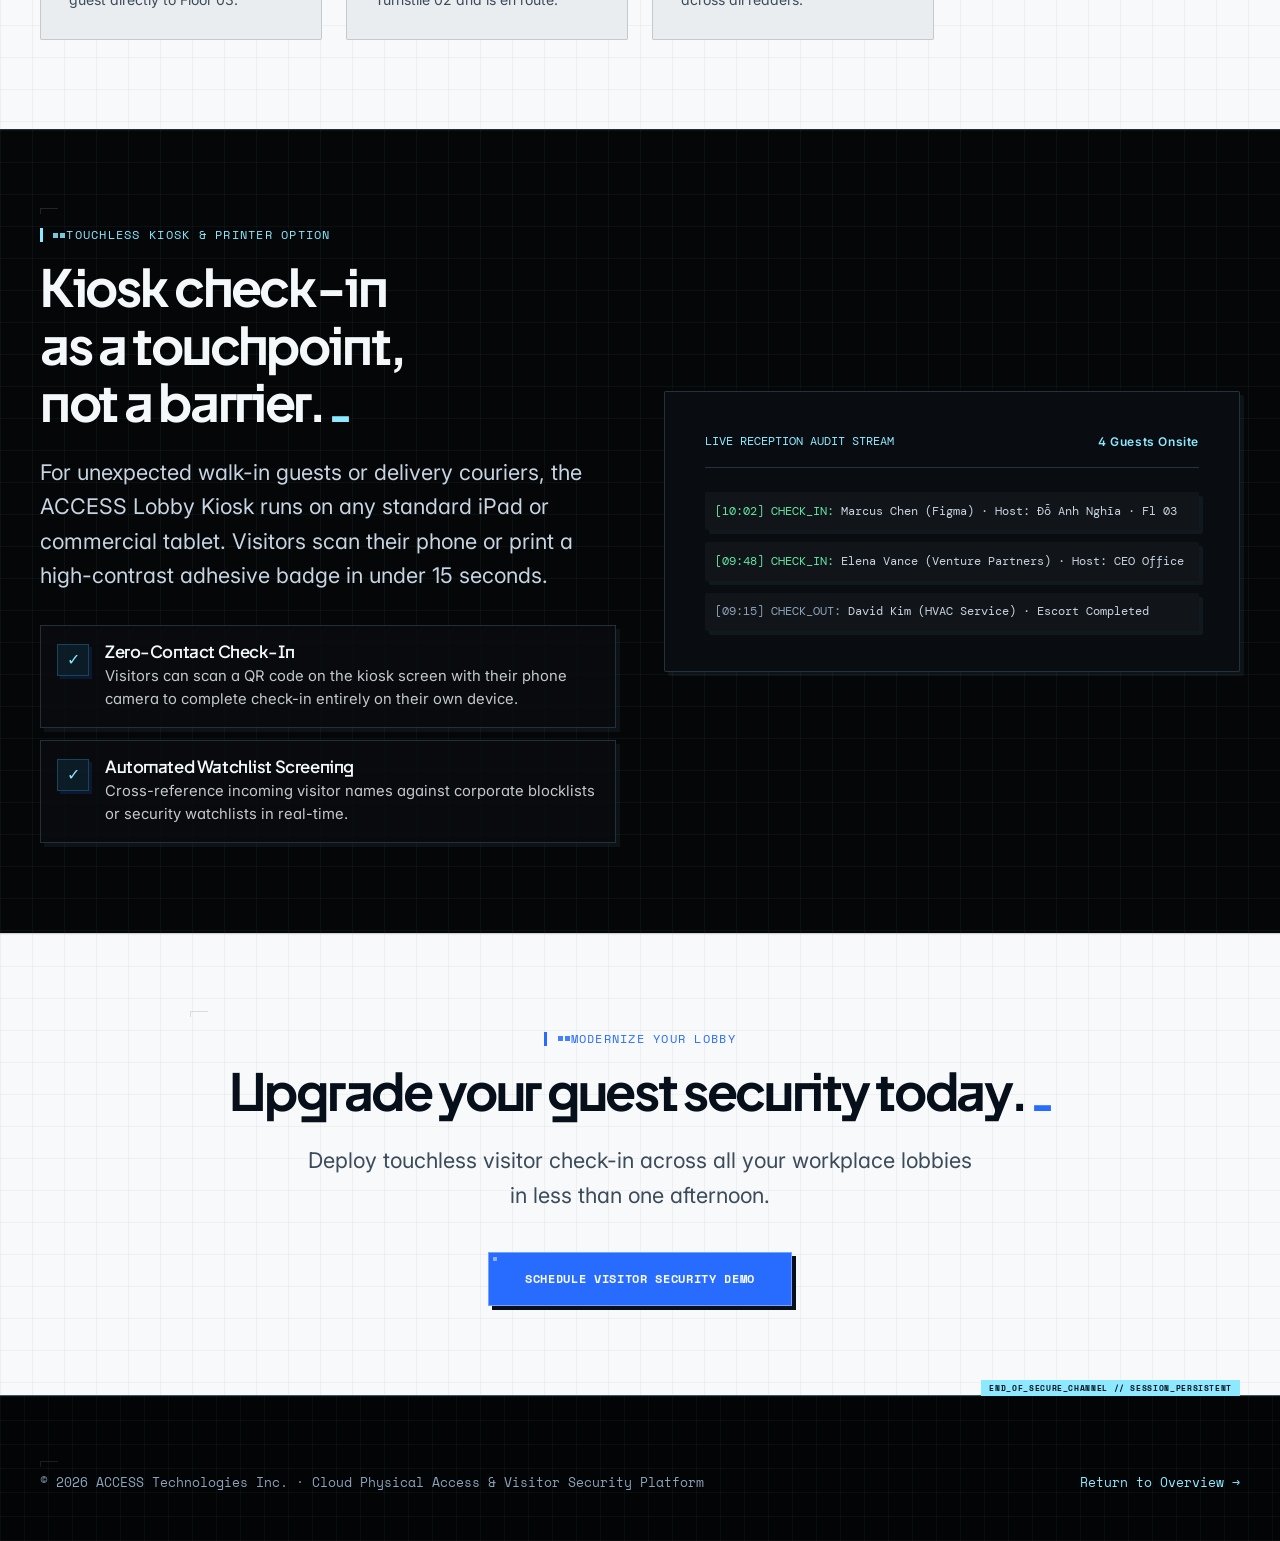
<file: visitor-management.html>
<!DOCTYPE html>
<html lang="en" class="pixel-tech-ui">
<head>
  <meta charset="UTF-8" />
  <meta name="viewport" content="width=device-width, initial-scale=1.0" />
  <title>Enterprise Visitor Security &amp; Guest Experience — ACCESS</title>
  <meta name="description" content="A secure arrival should still feel welcoming. Automated pre-registration, electronic NDA signing, dynamic QR credentials, and instant host Slack/Teams notifications." />
  <meta name="theme-color" content="#090B0E" />

  <link rel="preconnect" href="https://fonts.googleapis.com" />
  <link rel="preconnect" href="https://fonts.gstatic.com" crossorigin />
  <link href="https://fonts.googleapis.com/css2?family=DM+Mono:wght@400;500&family=Inter:wght@400;500;600&family=Plus+Jakarta+Sans:wght@500;600;700;800&display=swap" rel="stylesheet" />

  <link rel="stylesheet" href="assets/css/main.css" />
  <link rel="stylesheet" href="assets/css/components.css" />
  <link rel="stylesheet" href="assets/css/pixel-tech.css" />
  <link rel="stylesheet" href="assets/css/pixel-tech-hardening.css" />
</head>
<body>

  <!-- Site Header -->
  <header class="site-header" id="siteHeader">
    <div class="container header-inner">
      <a href="index.html" class="brand-logo" aria-label="ACCESS Home">
        <div class="brand-mark-cube">
          <svg viewBox="0 0 24 24" fill="none" stroke="currentColor" stroke-width="2.5" stroke-linecap="round" stroke-linejoin="round">
            <rect x="3" y="11" width="18" height="11" rx="2"></rect>
            <path d="M7 11V7a5 5 0 0 1 10 0v4"></path>
          </svg>
        </div>
        <span>ACCESS</span>
      </a>

      <nav class="nav-desktop" aria-label="Primary navigation">
        <ul class="nav-links-desktop">
          <li><a href="index.html" class="nav-link">Overview</a></li>
          <li><a href="access-control.html" class="nav-link">Access Control</a></li>
          <li><a href="mobile-access.html" class="nav-link">Mobile Access</a></li>
          <li><a href="visitor-management.html" class="nav-link active">Visitor Security</a></li>
          <li><a href="enterprise.html" class="nav-link">Enterprise</a></li>
          <li><a href="integrations.html" class="nav-link">Integrations</a></li>
        </ul>
      </nav>

      <div class="nav-actions">
        <a href="demo.html" class="btn btn-primary btn-sm" data-open-demo-modal>Book a Demo</a>
        <button class="nav-hamburger" id="navHamburger" aria-label="Toggle mobile menu" aria-expanded="false" aria-controls="mobileNavDrawer">
          <span></span><span></span><span></span>
        </button>
      </div>
    </div>
  </header>

  <!-- Mobile Drawer -->
  <div class="mobile-nav-drawer" id="mobileNavDrawer">
    <ul class="mobile-nav-links">
      <li><a href="index.html" class="mobile-nav-link">Platform Overview <span>→</span></a></li>
      <li><a href="access-control.html" class="mobile-nav-link">Cloud Access Control <span>→</span></a></li>
      <li><a href="mobile-access.html" class="mobile-nav-link">Mobile &amp; Wallet Passes <span>→</span></a></li>
      <li><a href="visitor-management.html" class="mobile-nav-link active">Visitor Management <span>→</span></a></li>
      <li><a href="enterprise.html" class="mobile-nav-link">Enterprise &amp; Multi-Site <span>→</span></a></li>
      <li><a href="integrations.html" class="mobile-nav-link">Integrations <span>→</span></a></li>
      <li><a href="demo.html" class="mobile-nav-link" data-open-demo-modal>Book a Demo <span>↗</span></a></li>
    </ul>
  </div>

  <main id="mainContent">

    <!-- Hero Section -->
    <section class="hero-wrapper" style="min-height: 85svh;">
      <div class="hero-ambient-glow" aria-hidden="true"></div>
      <div class="container hero-grid">
        <div class="hero-copy-block">
          <div class="hero-tag-badge">
            <span class="indicator"></span>
            <span>END-TO-END VISITOR SECURITY &amp; HOSPITALITY</span>
          </div>

          <h1 class="hero-title">
            A secure arrival <br />
            <span class="accent-gradient">should still feel welcoming.</span>
          </h1>

          <p class="hero-desc">
            Transform lobby check-in from a bureaucratic friction point into a seamless brand impression. Pre-registration, identity verification, NDAs, and auto-expiring passes in one flow.
          </p>

          <div class="hero-actions">
            <a href="demo.html" class="btn btn-primary btn-lg" data-open-demo-modal>Automate Guest Check-In</a>
            <a href="#visitor-lifecycle" class="btn btn-secondary-dark btn-lg">View 7-Step Lifecycle</a>
          </div>
        </div>

        <!-- Featured Visitor Badge Showcase: Marcus Chen -->
        <div class="visitor-badge-card" style="box-shadow: var(--shadow-dark-card); border-color: rgba(255,255,255,0.12); width:100%;">
          <div class="badge-top-row">
            <span class="badge-type-pill">GUEST PASS · VISITOR</span>
            <span class="badge-expiry-countdown">
              <svg width="14" height="14" viewBox="0 0 24 24" fill="none" stroke="currentColor" stroke-width="2"><circle cx="12" cy="12" r="10"></circle><polyline points="12 6 12 12 14 10"></polyline></svg>
              VALID 10:00 – 12:00
            </span>
          </div>

          <div class="visitor-name-title">Marcus Chen</div>
          <div class="visitor-org-line">Design Director · Figma APAC</div>

          <div class="badge-qr-container">
            <svg class="badge-qr-code" viewBox="0 0 100 100" fill="#0B0D11">
              <rect x="0" y="0" width="30" height="30" fill="#0B0D11" rx="4"></rect>
              <rect x="5" y="5" width="20" height="20" fill="#FFFFFF"></rect>
              <rect x="10" y="10" width="10" height="10" fill="#0B0D11"></rect>

              <rect x="70" y="0" width="30" height="30" fill="#0B0D11" rx="4"></rect>
              <rect x="75" y="5" width="20" height="20" fill="#FFFFFF"></rect>
              <rect x="80" y="10" width="10" height="10" fill="#0B0D11"></rect>

              <rect x="0" y="70" width="30" height="30" fill="#0B0D11" rx="4"></rect>
              <rect x="5" y="75" width="20" height="20" fill="#FFFFFF"></rect>
              <rect x="10" y="80" width="10" height="10" fill="#0B0D11"></rect>

              <rect x="38" y="12" width="6" height="6"></rect>
              <rect x="50" y="8" width="8" height="6"></rect>
              <rect x="42" y="24" width="6" height="8"></rect>
              <rect x="54" y="20" width="8" height="6"></rect>
              <rect x="12" y="42" width="6" height="8"></rect>
              <rect x="22" y="50" width="8" height="6"></rect>
              <rect x="36" y="38" width="10" height="10"></rect>
              <rect x="52" y="40" width="8" height="8"></rect>
              <rect x="68" y="42" width="6" height="6"></rect>
              <rect x="82" y="38" width="8" height="8"></rect>
              <rect x="74" y="54" width="12" height="6"></rect>
              <rect x="40" y="60" width="8" height="10"></rect>
              <rect x="54" y="58" width="10" height="6"></rect>
              <rect x="42" y="78" width="8" height="8"></rect>
              <rect x="58" y="72" width="6" height="12"></rect>
              <rect x="70" y="76" width="10" height="6"></rect>
              <rect x="84" y="72" width="8" height="10"></rect>
            </svg>
          </div>

          <div class="badge-host-info">
            <div class="badge-host-avatar">ĐN</div>
            <div>
              <strong>Host: Đỗ Anh Nghĩa</strong> (Product Designer)
              <div style="font-size:0.775rem; color:var(--text-light-muted);">Approved Area: Floor 03 · Design Studio &amp; Boardroom</div>
            </div>
          </div>
        </div>
      </div>
    </section>

    <!-- 7-Step Visitor Lifecycle Sequence -->
    <section class="section section-white" id="visitor-lifecycle">
      <div class="container">
        <div style="max-width: 720px; margin-bottom: 3.5rem;">
          <span class="eyebrow">THE 7-STAGE GUEST JOURNEY</span>
          <h2 class="section-heading">How modern workplaces welcome guests.</h2>
          <p class="section-subheading">
            Zero friction for the guest, total auditability for security teams. Every step is tracked in real-time.
          </p>
        </div>

        <div style="display:grid; grid-template-columns: repeat(auto-fit, minmax(280px, 1fr)); gap: 1.5rem;">
          <div style="background:var(--bg-light); border: 1px solid var(--border-light); border-radius: var(--radius-md); padding: 1.75rem;">
            <span class="eyebrow" style="margin-bottom:0.5rem;">STAGE 01</span>
            <h3 style="font-size:1.15rem; margin-bottom:0.5rem;">Pre-Register</h3>
            <p style="color:var(--text-light-secondary); font-size:0.875rem; line-height:1.55;">
              Host invites visitor via calendar invite. Guest receives a branded email link with parking instructions and building entry coordinates.
            </p>
          </div>

          <div style="background:var(--bg-light); border: 1px solid var(--border-light); border-radius: var(--radius-md); padding: 1.75rem;">
            <span class="eyebrow" style="margin-bottom:0.5rem;">STAGE 02</span>
            <h3 style="font-size:1.15rem; margin-bottom:0.5rem;">Verify Identity</h3>
            <p style="color:var(--text-light-secondary); font-size:0.875rem; line-height:1.55;">
              Optional government ID photo upload or biometric selfie verification for high-security commercial and financial facilities.
            </p>
          </div>

          <div style="background:var(--bg-light); border: 1px solid var(--border-light); border-radius: var(--radius-md); padding: 1.75rem;">
            <span class="eyebrow" style="margin-bottom:0.5rem;">STAGE 03</span>
            <h3 style="font-size:1.15rem; margin-bottom:0.5rem;">Sign NDA</h3>
            <p style="color:var(--text-light-secondary); font-size:0.875rem; line-height:1.55;">
              Sign non-disclosure agreements, safety protocols, and health waivers on phone or touchless lobby kiosk before arrival.
            </p>
          </div>

          <div style="background:var(--bg-light); border: 1px solid var(--border-light); border-radius: var(--radius-md); padding: 1.75rem;">
            <span class="eyebrow" style="margin-bottom:0.5rem;">STAGE 04</span>
            <h3 style="font-size:1.15rem; margin-bottom:0.5rem;">Check In</h3>
            <p style="color:var(--text-light-secondary); font-size:0.875rem; line-height:1.55;">
              Scan dynamic mobile QR code directly at the turnstile or tablet kiosk. No queues, no paper logs.
            </p>
          </div>

          <div style="background:var(--bg-light); border: 1px solid var(--border-light); border-radius: var(--radius-md); padding: 1.75rem;">
            <span class="eyebrow" style="margin-bottom:0.5rem;">STAGE 05</span>
            <h3 style="font-size:1.15rem; margin-bottom:0.5rem;">Enter Approved Floor</h3>
            <p style="color:var(--text-light-secondary); font-size:0.875rem; line-height:1.55;">
              Speed gate releases; elevator destination dispatch is automatically called to take the guest directly to Floor 03.
            </p>
          </div>

          <div style="background:var(--bg-light); border: 1px solid var(--border-light); border-radius: var(--radius-md); padding: 1.75rem;">
            <span class="eyebrow" style="margin-bottom:0.5rem;">STAGE 06</span>
            <h3 style="font-size:1.15rem; margin-bottom:0.5rem;">Meet Host</h3>
            <p style="color:var(--text-light-secondary); font-size:0.875rem; line-height:1.55;">
              Host Đỗ Anh Nghĩa receives a rich notification on Slack / Teams: "Marcus Chen has cleared Turnstile 02 and is en route."
            </p>
          </div>

          <div style="background:var(--bg-light); border: 1px solid var(--border-light); border-radius: var(--radius-md); padding: 1.75rem;">
            <span class="eyebrow" style="margin-bottom:0.5rem;">STAGE 07</span>
            <h3 style="font-size:1.15rem; margin-bottom:0.5rem;">Exit &amp; Expire</h3>
            <p style="color:var(--text-light-secondary); font-size:0.875rem; line-height:1.55;">
              When the meeting concludes or the guest scans out at the lobby, permissions instantly deactivate across all readers.
            </p>
          </div>
        </div>
      </div>
    </section>

    <!-- Front Desk Kiosk & Security Integrations -->
    <section class="section section-dark">
      <div class="container">
        <div style="display:grid; grid-template-columns: 1fr 1fr; gap: 3rem; align-items:center;">
          <div>
            <span class="eyebrow eyebrow-dark">TOUCHLESS KIOSK &amp; PRINTER OPTION</span>
            <h2 class="section-heading">Kiosk check-in as a touchpoint, not a barrier.</h2>
            <p class="section-subheading">
              For unexpected walk-in guests or delivery couriers, the ACCESS Lobby Kiosk runs on any standard iPad or commercial tablet. Visitors scan their phone or print a high-contrast adhesive badge in under 15 seconds.
            </p>
            <ul class="feature-pill-list">
              <li class="feature-pill-item">
                <div class="feature-pill-icon">✓</div>
                <div>
                  <h4>Zero-Contact Check-In</h4>
                  <p>Visitors can scan a QR code on the kiosk screen with their phone camera to complete check-in entirely on their own device.</p>
                </div>
              </li>
              <li class="feature-pill-item">
                <div class="feature-pill-icon">✓</div>
                <div>
                  <h4>Automated Watchlist Screening</h4>
                  <p>Cross-reference incoming visitor names against corporate blocklists or security watchlists in real-time.</p>
                </div>
              </li>
            </ul>
          </div>

          <div style="background: var(--bg-dark-surface); border: 1px solid var(--border-dark); border-radius: var(--radius-lg); padding: 2.5rem;">
            <div style="display:flex; justify-content:space-between; align-items:center; margin-bottom:1.5rem; padding-bottom:1rem; border-bottom:1px solid var(--border-dark);">
              <span style="font-family:var(--font-mono); font-size:0.75rem; color:var(--ice-400);">LIVE RECEPTION AUDIT STREAM</span>
              <span style="font-size: 0.75rem; color: var(--ice-400); font-weight: 600; letter-spacing: 0.05em;">4 Guests Onsite</span>
            </div>
            <div style="font-family:var(--font-mono); font-size:0.75rem; display:flex; flex-direction:column; gap:0.75rem; color:var(--text-dark-secondary);">
              <div style="padding:0.6rem; background:rgba(255,255,255,0.03); border-radius:8px;">
                <span style="color:var(--signal-granted);">[10:02] CHECK_IN:</span> Marcus Chen (Figma) · Host: Đỗ Anh Nghĩa · Fl 03
              </div>
              <div style="padding:0.6rem; background:rgba(255,255,255,0.03); border-radius:8px;">
                <span style="color:var(--signal-granted);">[09:48] CHECK_IN:</span> Elena Vance (Venture Partners) · Host: CEO Office
              </div>
              <div style="padding:0.6rem; background:rgba(255,255,255,0.03); border-radius:8px;">
                <span style="color:var(--text-dark-muted);">[09:15] CHECK_OUT:</span> David Kim (HVAC Service) · Escort Completed
              </div>
            </div>
          </div>
        </div>
      </div>
    </section>

    <!-- Conversion Banner -->
    <section class="section section-white" style="text-align:center;">
      <div class="container-narrow">
        <span class="eyebrow">MODERNIZE YOUR LOBBY</span>
        <h2 class="section-heading">Upgrade your guest security today.</h2>
        <p class="section-subheading" style="margin: 0 auto 2.5rem;">
          Deploy touchless visitor check-in across all your workplace lobbies in less than one afternoon.
        </p>
        <a href="demo.html" class="btn btn-primary btn-lg" data-open-demo-modal>Schedule Visitor Security Demo</a>
      </div>
    </section>

  </main>

  <!-- Site Footer -->
  <footer class="site-footer">
    <div class="container">
      <div class="footer-bottom-bar" style="border:none; padding:0;">
        <div>&copy; 2026 ACCESS Technologies Inc. · Cloud Physical Access &amp; Visitor Security Platform</div>
        <div><a href="index.html" style="color:var(--ice-400);">Return to Overview →</a></div>
      </div>
    </div>
  </footer>

  <script src="assets/js/main.js"></script>
</body>
</html>
</file>
<file: assets/css/main.css>
/* ==========================================================================
   ACCESS — Core Design System & Layout Tokens
   Aesthetic: Secure · Architectural · Frictionless
   ========================================================================== */

:root {
  /* Color Palette - Canvas & Contrast */
  --bg-dark: #090B0E;
  --bg-dark-surface: #11141A;
  --bg-dark-elevated: #181C24;
  --bg-dark-card: #1F242F;
  --bg-light: #F8F9FA;
  --bg-light-alt: #F1F4F8;
  --bg-white: #FFFFFF;

  /* Borders & Dividers */
  --border-dark: rgba(255, 255, 255, 0.10);
  --border-dark-subtle: rgba(255, 255, 255, 0.05);
  --border-dark-bright: rgba(255, 255, 255, 0.22);
  --border-light: rgba(15, 23, 42, 0.08);
  --border-light-hover: rgba(15, 23, 42, 0.16);

  /* Typography Colors */
  --text-dark-primary: #F8FAFC;
  --text-dark-secondary: #94A3B8;
  --text-dark-muted: #64748B;
  --text-light-primary: #0B0E14;
  --text-light-secondary: #475569;
  --text-light-muted: #8392A5;

  /* Primary Brand & Signal Accents */
  --cobalt-500: #2563EB;
  --cobalt-600: #1D4ED8;
  --cobalt-700: #1E40AF;
  --cobalt-glow: rgba(37, 99, 235, 0.35);

  --ice-400: #38BDF8;
  --ice-500: #0EA5E9;
  --ice-glow: rgba(56, 189, 248, 0.35);

  /* Security Status Signals */
  --signal-granted: #10B981;
  --signal-granted-glow: rgba(16, 185, 129, 0.4);
  --signal-warning: #F59E0B;
  --signal-warning-glow: rgba(245, 158, 11, 0.35);
  --signal-denied: #EF4444;
  --signal-denied-glow: rgba(239, 68, 68, 0.45);

  /* Typography Fonts */
  --font-display: 'Plus Jakarta Sans', -apple-system, BlinkMacSystemFont, 'Segoe UI', Roboto, sans-serif;
  --font-body: 'Inter', -apple-system, BlinkMacSystemFont, 'Segoe UI', Roboto, sans-serif;
  --font-mono: 'DM Mono', 'JetBrains Mono', SFMono-Regular, Menlo, Monaco, Consolas, monospace;

  /* Layout & Spacing */
  --container-max: 1320px;
  --container-gutter: clamp(1.25rem, 3.5vw, 2.5rem);
  --section-padding: clamp(4.5rem, 8vw, 8rem);
  --section-padding-sm: clamp(3rem, 5vw, 5rem);

  /* Shadows & Elevations */
  --shadow-sm: 0 2px 8px rgba(0, 0, 0, 0.04);
  --shadow-md: 0 10px 30px rgba(0, 0, 0, 0.08);
  --shadow-lg: 0 24px 60px rgba(0, 0, 0, 0.14);
  --shadow-dark-card: 0 20px 48px rgba(0, 0, 0, 0.5), inset 0 1px 0 rgba(255, 255, 255, 0.08);

  /* Radius */
  --radius-sm: 6px;
  --radius-md: 12px;
  --radius-lg: 20px;
  --radius-xl: 32px;
  --radius-full: 9999px;

  /* Transitions */
  --ease-out-cubic: cubic-bezier(0.215, 0.61, 0.355, 1);
  --ease-in-out: cubic-bezier(0.4, 0, 0.2, 1);
}

/* ==========================================================================
   CSS Reset & Base
   ========================================================================== */
*, *::before, *::after {
  box-sizing: border-box;
  margin: 0;
  padding: 0;
}

html {
  font-size: 16px;
  scroll-behavior: smooth;
  -webkit-text-size-adjust: 100%;
  text-rendering: optimizeLegibility;
  -webkit-font-smoothing: antialiased;
  -moz-osx-font-smoothing: grayscale;
}

body {
  font-family: var(--font-body);
  color: var(--text-light-primary);
  background-color: var(--bg-light);
  line-height: 1.6;
  overflow-x: hidden;
}

body.modal-open {
  overflow: hidden;
}

img, svg, video {
  display: block;
  max-width: 100%;
  height: auto;
}

a {
  color: inherit;
  text-decoration: none;
  transition: color 0.2s var(--ease-out-cubic);
}

button, input, select, textarea {
  font: inherit;
  color: inherit;
  background: none;
  border: none;
}

button {
  cursor: pointer;
}

:focus-visible {
  outline: 2px solid var(--cobalt-500);
  outline-offset: 3px;
}

/* ==========================================================================
   Container & Grid Utilities
   ========================================================================== */
.container {
  width: 100%;
  max-width: var(--container-max);
  margin-left: auto;
  margin-right: auto;
  padding-left: var(--container-gutter);
  padding-right: var(--container-gutter);
}

.container-narrow {
  width: 100%;
  max-width: 980px;
  margin-left: auto;
  margin-right: auto;
  padding-left: var(--container-gutter);
  padding-right: var(--container-gutter);
}

.section {
  padding-top: var(--section-padding);
  padding-bottom: var(--section-padding);
  position: relative;
}

.section-dark {
  background-color: var(--bg-dark);
  color: var(--text-dark-primary);
}

.section-light {
  background-color: var(--bg-light);
  color: var(--text-light-primary);
}

.section-white {
  background-color: var(--bg-white);
  color: var(--text-light-primary);
}

/* ==========================================================================
   Typography Hierarchy
   ========================================================================== */
h1, h2, h3, h4, h5, h6 {
  font-family: var(--font-display);
  font-weight: 700;
  line-height: 1.15;
  letter-spacing: -0.025em;
  color: inherit;
}

.hero-title {
  font-size: clamp(2.75rem, 6.5vw, 5.5rem);
  font-weight: 750;
  line-height: 1.05;
  letter-spacing: -0.035em;
  color: #FFFFFF;
}

.hero-title span.accent-gradient {
  background: linear-gradient(135deg, #FFFFFF 30%, var(--ice-400) 100%);
  -webkit-background-clip: text;
  -webkit-text-fill-color: transparent;
}

.section-heading {
  font-size: clamp(2.25rem, 4vw, 3.5rem);
  font-weight: 700;
  line-height: 1.12;
  letter-spacing: -0.03em;
  margin-bottom: 1.25rem;
}

.section-subheading {
  font-size: clamp(1.1rem, 1.8vw, 1.35rem);
  line-height: 1.6;
  max-width: 680px;
}

.section-dark .section-subheading {
  color: var(--text-dark-secondary);
}

.section-light .section-subheading,
.section-white .section-subheading {
  color: var(--text-light-secondary);
}

.eyebrow {
  display: inline-flex;
  align-items: center;
  gap: 0.5rem;
  font-family: var(--font-mono);
  font-size: 0.75rem;
  font-weight: 500;
  letter-spacing: 0.12em;
  text-transform: uppercase;
  color: var(--cobalt-500);
  margin-bottom: 1rem;
}

.eyebrow-dark {
  color: var(--ice-400);
}

.eyebrow::before {
  content: '';
  display: inline-block;
  width: 6px;
  height: 6px;
  border-radius: 50%;
  background-color: currentColor;
}

.text-mono {
  font-family: var(--font-mono);
}

/* ==========================================================================
   Buttons & Interactive Elements
   ========================================================================== */
.btn {
  display: inline-flex;
  align-items: center;
  justify-content: center;
  gap: 0.625rem;
  font-family: var(--font-display);
  font-size: 0.95rem;
  font-weight: 600;
  padding: 0.85rem 1.65rem;
  border-radius: var(--radius-sm);
  transition: all 0.25s var(--ease-out-cubic);
  white-space: nowrap;
}

.btn-primary {
  background-color: var(--cobalt-500);
  color: #FFFFFF;
  border: 1px solid var(--cobalt-600);
  box-shadow: 0 4px 14px var(--cobalt-glow);
}

.btn-primary:hover {
  background-color: var(--cobalt-600);
  transform: translateY(-1px);
  box-shadow: 0 6px 20px var(--cobalt-glow);
}

.btn-secondary-dark {
  background-color: rgba(255, 255, 255, 0.08);
  color: #FFFFFF;
  border: 1px solid var(--border-dark);
  backdrop-filter: blur(8px);
}

.btn-secondary-dark:hover {
  background-color: rgba(255, 255, 255, 0.15);
  border-color: var(--border-dark-bright);
  transform: translateY(-1px);
}

.btn-secondary-light {
  background-color: var(--bg-white);
  color: var(--text-light-primary);
  border: 1px solid var(--border-light);
  box-shadow: var(--shadow-sm);
}

.btn-secondary-light:hover {
  border-color: var(--border-light-hover);
  box-shadow: var(--shadow-md);
  transform: translateY(-1px);
}

.btn-ghost {
  color: inherit;
  padding: 0.85rem 1.25rem;
}

.btn-ghost:hover {
  color: var(--cobalt-500);
}

.btn-sm {
  padding: 0.5rem 1rem;
  font-size: 0.825rem;
}

.btn-lg {
  padding: 1rem 2.25rem;
  font-size: 1.05rem;
}

/* ==========================================================================
   Global Site Header & Navigation
   ========================================================================== */
.site-header {
  position: fixed;
  top: 0;
  left: 0;
  right: 0;
  z-index: 1000;
  background-color: rgba(9, 11, 14, 0.85);
  backdrop-filter: blur(14px);
  -webkit-backdrop-filter: blur(14px);
  border-bottom: 1px solid var(--border-dark);
  transition: background-color 0.3s var(--ease-out-cubic), border-color 0.3s;
}

.site-header-scrolled {
  background-color: rgba(9, 11, 14, 0.95);
  border-bottom-color: rgba(255, 255, 255, 0.12);
  box-shadow: 0 10px 30px rgba(0, 0, 0, 0.3);
}

.header-inner {
  display: flex;
  align-items: center;
  justify-content: space-between;
  height: 76px;
}

.brand-logo {
  display: flex;
  align-items: center;
  gap: 0.75rem;
  font-family: var(--font-display);
  font-size: 1.25rem;
  font-weight: 800;
  letter-spacing: -0.01em;
  color: #FFFFFF;
}

.brand-mark-cube {
  width: 28px;
  height: 28px;
  display: flex;
  align-items: center;
  justify-content: center;
  background: linear-gradient(135deg, var(--cobalt-500), #102A6B);
  border-radius: 6px;
  border: 1px solid rgba(255, 255, 255, 0.2);
  position: relative;
  box-shadow: 0 0 16px var(--cobalt-glow);
}

.brand-mark-cube svg {
  width: 16px;
  height: 16px;
  color: #FFFFFF;
}

.nav-links-desktop {
  display: flex;
  align-items: center;
  gap: 2rem;
  list-style: none;
}

.nav-link {
  font-size: 0.9rem;
  font-weight: 500;
  color: var(--text-dark-secondary);
  position: relative;
  padding: 0.5rem 0;
  transition: color 0.2s;
}

.nav-link:hover,
.nav-link.active {
  color: #FFFFFF;
}

.nav-link.active::after {
  content: '';
  position: absolute;
  bottom: 0;
  left: 0;
  right: 0;
  height: 2px;
  background-color: var(--cobalt-500);
  border-radius: 1px;
}

.nav-actions {
  display: flex;
  align-items: center;
  gap: 1rem;
}

.nav-status-pill {
  display: inline-flex;
  align-items: center;
  gap: 0.4rem;
  font-family: var(--font-mono);
  font-size: 0.725rem;
  color: var(--text-dark-secondary);
  background: rgba(255, 255, 255, 0.05);
  border: 1px solid var(--border-dark);
  padding: 0.35rem 0.75rem;
  border-radius: var(--radius-full);
}

.status-beacon-green {
  width: 6px;
  height: 6px;
  border-radius: 50%;
  background-color: var(--signal-granted);
  box-shadow: 0 0 8px var(--signal-granted);
  animation: pulse-beacon 2.5s infinite;
}

@keyframes pulse-beacon {
  0% { transform: scale(1); opacity: 0.8; }
  50% { transform: scale(1.3); opacity: 1; }
  100% { transform: scale(1); opacity: 0.8; }
}

.nav-hamburger {
  display: none;
  flex-direction: column;
  justify-content: center;
  gap: 5px;
  width: 38px;
  height: 38px;
  border-radius: var(--radius-sm);
  background: rgba(255, 255, 255, 0.06);
  border: 1px solid var(--border-dark);
  padding: 9px;
  color: #FFFFFF;
}

.nav-hamburger span {
  display: block;
  width: 100%;
  height: 2px;
  background-color: currentColor;
  transition: transform 0.25s, opacity 0.25s;
}

.nav-hamburger[aria-expanded="true"] span:nth-child(1) {
  transform: translateY(7px) rotate(45deg);
}
.nav-hamburger[aria-expanded="true"] span:nth-child(2) {
  opacity: 0;
}
.nav-hamburger[aria-expanded="true"] span:nth-child(3) {
  transform: translateY(-7px) rotate(-45deg);
}

/* Mobile Menu Drawer */
.mobile-nav-drawer {
  position: fixed;
  top: 76px;
  left: 0;
  right: 0;
  bottom: 0;
  background-color: rgba(9, 11, 14, 0.98);
  backdrop-filter: blur(20px);
  padding: 2rem var(--container-gutter);
  display: flex;
  flex-direction: column;
  gap: 1.5rem;
  z-index: 999;
  transform: translateY(-100%);
  opacity: 0;
  visibility: hidden;
  transition: transform 0.35s var(--ease-out-cubic), opacity 0.35s, visibility 0.35s;
  overflow-y: auto;
}

.mobile-nav-drawer.is-open {
  transform: translateY(0);
  opacity: 1;
  visibility: visible;
}

.mobile-nav-links {
  list-style: none;
  display: flex;
  flex-direction: column;
  gap: 1rem;
}

.mobile-nav-link {
  display: flex;
  align-items: center;
  justify-content: space-between;
  font-family: var(--font-display);
  font-size: 1.35rem;
  font-weight: 600;
  color: var(--text-dark-primary);
  padding: 0.75rem 0;
  border-bottom: 1px solid var(--border-dark);
}

.mobile-nav-link:hover,
.mobile-nav-link.active {
  color: var(--ice-400);
}

/* ==========================================================================
   Hero Layout & Cinematic Entrance
   ========================================================================== */
.hero-wrapper {
  position: relative;
  min-height: 100svh;
  padding-top: calc(76px + clamp(2.5rem, 5vw, 5rem));
  padding-bottom: clamp(3rem, 6vw, 6rem);
  background-color: var(--bg-dark);
  color: #FFFFFF;
  overflow: hidden;
  display: flex;
  align-items: center;
}

.hero-bg-image {
  position: absolute;
  inset: 0;
  z-index: 0;
}

.hero-bg-image img {
  width: 100%;
  height: 100%;
  object-fit: cover;
  filter: brightness(0.35) saturate(0.8);
}

.hero-bg-image::after {
  content: '';
  position: absolute;
  inset: 0;
  background: linear-gradient(180deg, rgba(9, 11, 14, 0.55) 0%, rgba(9, 11, 14, 0.85) 60%, rgba(9, 11, 14, 1) 100%);
}

.hero-ambient-glow {
  position: absolute;
  top: -15%;
  left: 50%;
  transform: translateX(-50%);
  width: 900px;
  height: 600px;
  background: radial-gradient(ellipse, rgba(37, 99, 235, 0.12) 0%, rgba(56, 189, 248, 0.06) 45%, transparent 70%);
  filter: blur(80px);
  pointer-events: none;
  z-index: 0;
}

.hero-grid-lines {
  display: none;
}

.hero-grid {
  display: grid;
  grid-template-columns: 1.15fr 0.95fr;
  align-items: center;
  gap: clamp(2rem, 5vw, 4.5rem);
  position: relative;
  z-index: 1;
}

.hero-copy-block {
  max-width: 640px;
}

.hero-tag-badge {
  display: inline-flex;
  align-items: center;
  gap: 0.6rem;
  background: rgba(37, 99, 235, 0.12);
  border: 1px solid rgba(56, 189, 248, 0.25);
  border-radius: var(--radius-full);
  padding: 0.4rem 0.95rem;
  font-family: var(--font-mono);
  font-size: 0.775rem;
  color: var(--ice-400);
  margin-bottom: 1.75rem;
}

.hero-tag-badge span.indicator {
  width: 7px;
  height: 7px;
  border-radius: 50%;
  background: var(--signal-granted);
  box-shadow: 0 0 8px var(--signal-granted);
}

.hero-desc {
  font-size: clamp(1.05rem, 1.6vw, 1.25rem);
  color: var(--text-dark-secondary);
  line-height: 1.65;
  margin-top: 1.5rem;
  margin-bottom: 2.25rem;
}

.hero-actions {
  display: flex;
  align-items: center;
  flex-wrap: wrap;
  gap: 1rem;
}

/* Social Proof Logo Strip */
.hero-social-proof {
  margin-top: 3.5rem;
  padding-top: 2rem;
  border-top: 1px solid rgba(255, 255, 255, 0.08);
}

.hero-social-proof-label {
  font-family: var(--font-body);
  font-size: 0.825rem;
  font-weight: 500;
  color: var(--text-dark-muted);
  margin-bottom: 1.25rem;
  letter-spacing: 0.02em;
}

.hero-logos-row {
  display: flex;
  align-items: center;
  gap: 2.5rem;
  flex-wrap: wrap;
}

.hero-logo-item {
  font-family: var(--font-display);
  font-size: 1.05rem;
  font-weight: 700;
  color: rgba(255, 255, 255, 0.35);
  letter-spacing: -0.01em;
  transition: color 0.3s;
  white-space: nowrap;
}

.hero-logo-item:hover {
  color: rgba(255, 255, 255, 0.6);
}

/* ==========================================================================
   Editorial Journey & Visual Signature Flow
   ========================================================================== */
.signature-bar {
  background: linear-gradient(180deg, var(--bg-dark) 0%, var(--bg-dark-surface) 100%);
  padding: clamp(3rem, 5vw, 4.5rem) 0;
  color: #FFFFFF;
  position: relative;
  overflow: hidden;
}

.signature-grid {
  display: flex;
  align-items: stretch;
  justify-content: center;
  gap: 0;
  position: relative;
}

.signature-step {
  display: flex;
  flex-direction: column;
  align-items: center;
  gap: 1rem;
  flex: 1;
  max-width: 200px;
  text-align: center;
  position: relative;
  padding: 0 0.75rem;
}

.signature-step-icon {
  width: 56px;
  height: 56px;
  border-radius: 16px;
  background: rgba(37, 99, 235, 0.1);
  border: 1px solid rgba(56, 189, 248, 0.2);
  display: flex;
  align-items: center;
  justify-content: center;
  color: var(--ice-400);
  transition: all 0.3s var(--ease-out-cubic);
  position: relative;
  z-index: 2;
}

.signature-step:hover .signature-step-icon {
  background: rgba(37, 99, 235, 0.2);
  border-color: var(--cobalt-500);
  transform: translateY(-3px);
  box-shadow: 0 8px 24px rgba(37, 99, 235, 0.25);
}

.signature-step-num {
  font-family: var(--font-body);
  font-size: 0.7rem;
  font-weight: 600;
  color: var(--ice-400);
  margin-bottom: 0.25rem;
  letter-spacing: 0.08em;
}

.signature-step-content strong {
  display: block;
  font-size: 0.95rem;
  font-weight: 600;
  color: #FFFFFF;
  margin-bottom: 0.2rem;
}

.signature-step-content small {
  display: block;
  font-size: 0.8rem;
  color: var(--text-dark-muted);
}

/* Gradient connector line between steps */
.signature-connector {
  flex-shrink: 0;
  width: 48px;
  height: 2px;
  background: linear-gradient(90deg, var(--cobalt-500), var(--ice-400));
  border-radius: 1px;
  margin-top: 28px;
  position: relative;
  opacity: 0.5;
}

.signature-connector::after {
  content: '';
  position: absolute;
  top: -3px;
  right: -4px;
  width: 8px;
  height: 8px;
  border-radius: 50%;
  background: var(--ice-400);
  box-shadow: 0 0 8px var(--ice-glow);
  animation: pulse-beacon 2.5s infinite;
}

/* ==========================================================================
   Feature & Storytelling Grids
   ========================================================================== */
.story-grid-2col {
  display: grid;
  grid-template-columns: 1fr 1fr;
  align-items: center;
  gap: clamp(2.5rem, 6vw, 5.5rem);
  margin-bottom: clamp(4rem, 7vw, 7rem);
}

.story-grid-2col:last-child {
  margin-bottom: 0;
}

.story-grid-2col.reverse {
  direction: rtl;
}

.story-grid-2col.reverse > * {
  direction: ltr;
}

.feature-pill-list {
  list-style: none;
  display: flex;
  flex-direction: column;
  gap: 1.25rem;
  margin-top: 2rem;
}

.feature-pill-item {
  display: flex;
  align-items: flex-start;
  gap: 1rem;
}

.feature-pill-icon {
  width: 32px;
  height: 32px;
  border-radius: 8px;
  background: rgba(37, 99, 235, 0.1);
  border: 1px solid rgba(37, 99, 235, 0.2);
  color: var(--cobalt-500);
  display: flex;
  align-items: center;
  justify-content: center;
  flex-shrink: 0;
  margin-top: 2px;
}

.section-dark .feature-pill-icon {
  background: rgba(56, 189, 248, 0.1);
  border-color: rgba(56, 189, 248, 0.25);
  color: var(--ice-400);
}

.feature-pill-item h4 {
  font-size: 1.05rem;
  font-weight: 600;
  margin-bottom: 0.25rem;
}

.feature-pill-item p {
  font-size: 0.925rem;
  color: inherit;
  opacity: 0.8;
  line-height: 1.55;
}

/* ==========================================================================
   Visitor Journey Stepper
   ========================================================================== */
.journey-timeline-card {
  background: var(--bg-white);
  border: 1px solid var(--border-light);
  border-radius: var(--radius-lg);
  padding: clamp(2rem, 4vw, 3.5rem);
  box-shadow: var(--shadow-md);
}

.journey-stepper-grid {
  display: grid;
  grid-template-columns: repeat(5, 1fr);
  gap: 1.5rem;
  position: relative;
  margin-top: 2.5rem;
}

.journey-stepper-grid::before {
  content: '';
  position: absolute;
  top: 28px;
  left: 5%;
  right: 5%;
  height: 2px;
  background: linear-gradient(90deg, var(--cobalt-500) 0%, var(--ice-400) 80%, rgba(15, 23, 42, 0.1) 100%);
  z-index: 0;
}

.journey-node {
  position: relative;
  z-index: 1;
  text-align: center;
  display: flex;
  flex-direction: column;
  align-items: center;
}

.journey-node-icon {
  width: 56px;
  height: 56px;
  border-radius: 50%;
  background: var(--bg-white);
  border: 2px solid var(--cobalt-500);
  box-shadow: 0 4px 14px rgba(37, 99, 235, 0.15);
  display: flex;
  align-items: center;
  justify-content: center;
  color: var(--cobalt-500);
  margin-bottom: 1rem;
  transition: transform 0.25s;
}

.journey-node:hover .journey-node-icon {
  transform: translateY(-3px) scale(1.05);
  border-color: var(--ice-500);
}

.journey-node h4 {
  font-size: 0.95rem;
  font-weight: 700;
  margin-bottom: 0.35rem;
  color: var(--text-light-primary);
}

.journey-node p {
  font-size: 0.8rem;
  color: var(--text-light-secondary);
  line-height: 1.45;
}

/* ==========================================================================
   Spatial Access Matrix & Zones
   ========================================================================== */
.zone-matrix-grid {
  display: grid;
  grid-template-columns: repeat(3, 1fr);
  gap: 1.5rem;
  margin-top: 3rem;
}

.zone-card {
  background: var(--bg-dark-surface);
  border: 1px solid var(--border-dark);
  border-radius: var(--radius-md);
  overflow: hidden;
  transition: transform 0.25s var(--ease-out-cubic), border-color 0.25s;
  display: flex;
  flex-direction: column;
}

.zone-card:hover {
  transform: translateY(-4px);
  border-color: var(--border-dark-bright);
}

.zone-card-media {
  position: relative;
  height: 200px;
  background-color: #1A1F2B;
  overflow: hidden;
}

.zone-card-media img {
  width: 100%;
  height: 100%;
  object-fit: cover;
  transition: transform 0.4s var(--ease-out-cubic);
}

.zone-card:hover .zone-card-media img {
  transform: scale(1.04);
}

.zone-badge-level {
  position: absolute;
  top: 12px;
  right: 12px;
  background: rgba(9, 11, 14, 0.8);
  backdrop-filter: blur(8px);
  border: 1px solid var(--border-dark);
  border-radius: var(--radius-sm);
  padding: 0.25rem 0.6rem;
  font-family: var(--font-mono);
  font-size: 0.7rem;
  color: var(--ice-400);
}

.zone-card-body {
  padding: 1.5rem;
  display: flex;
  flex-direction: column;
  flex-grow: 1;
}

.zone-card-body h3 {
  font-size: 1.25rem;
  font-weight: 700;
  color: #FFFFFF;
  margin-bottom: 0.5rem;
}

.zone-card-body p {
  font-size: 0.9rem;
  color: var(--text-dark-secondary);
  line-height: 1.55;
  margin-bottom: 1.25rem;
}

.zone-permissions-row {
  margin-top: auto;
  padding-top: 1rem;
  border-top: 1px solid var(--border-dark-subtle);
  display: flex;
  align-items: center;
  justify-content: space-between;
  font-family: var(--font-mono);
  font-size: 0.775rem;
}

.permission-pill {
  display: inline-flex;
  align-items: center;
  gap: 0.35rem;
  padding: 0.2rem 0.55rem;
  border-radius: var(--radius-sm);
}

.permission-pill.high {
  background: rgba(239, 68, 68, 0.15);
  color: #F87171;
  border: 1px solid rgba(239, 68, 68, 0.3);
}

.permission-pill.medium {
  background: rgba(37, 99, 235, 0.15);
  color: #60A5FA;
  border: 1px solid rgba(37, 99, 235, 0.3);
}

.permission-pill.public {
  background: rgba(16, 185, 129, 0.15);
  color: #34D399;
  border: 1px solid rgba(16, 185, 129, 0.3);
}

/* ==========================================================================
   Global Sites Geographic Architecture
   ========================================================================== */
.site-locations-strip {
  display: grid;
  grid-template-columns: repeat(5, 1fr);
  gap: 1.25rem;
  margin-top: 3rem;
}

.site-location-card {
  background: linear-gradient(180deg, rgba(255,255,255,0.04) 0%, rgba(255,255,255,0.01) 100%);
  border: 1px solid var(--border-dark);
  border-radius: var(--radius-lg);
  padding: 2rem 1.5rem;
  transition: all 0.35s var(--ease-out-cubic);
  position: relative;
  overflow: hidden;
}

.site-location-card::before {
  content: '';
  position: absolute;
  top: 0;
  left: 0;
  right: 0;
  height: 3px;
  background: linear-gradient(90deg, var(--cobalt-500), var(--ice-400));
  opacity: 0;
  transition: opacity 0.3s;
}

.site-location-card:hover {
  border-color: rgba(56, 189, 248, 0.3);
  transform: translateY(-4px);
  box-shadow: 0 12px 32px rgba(0, 0, 0, 0.3);
}

.site-location-card:hover::before {
  opacity: 1;
}

.site-city-head {
  margin-bottom: 0.5rem;
}

.site-city-head h4 {
  font-size: 1.3rem;
  font-weight: 700;
  color: #FFFFFF;
  line-height: 1.2;
}

.site-office-name {
  font-family: var(--font-body);
  font-size: 0.875rem;
  color: var(--text-dark-secondary);
  line-height: 1.5;
}

/* ==========================================================================
   Enterprise Trust & Compliance
   ========================================================================== */
.trust-badges-grid {
  display: flex;
  align-items: center;
  justify-content: center;
  flex-wrap: wrap;
  gap: 1.5rem;
  padding: 2rem 0;
}

.trust-badge-item {
  display: flex;
  flex-direction: column;
  align-items: center;
  gap: 0.6rem;
  font-family: var(--font-display);
  font-size: 0.8rem;
  font-weight: 600;
  color: var(--text-dark-secondary);
  background: rgba(255, 255, 255, 0.04);
  border: 1px solid rgba(255, 255, 255, 0.08);
  padding: 1.25rem 1.5rem;
  border-radius: var(--radius-md);
  text-align: center;
  min-width: 145px;
  transition: all 0.3s var(--ease-out-cubic);
}

.trust-badge-item:hover {
  background: rgba(255, 255, 255, 0.08);
  border-color: rgba(56, 189, 248, 0.2);
  transform: translateY(-2px);
}

.trust-badge-item svg {
  width: 28px;
  height: 28px;
  color: var(--ice-400);
}

/* ==========================================================================
   Site Footer
   ========================================================================== */
.site-footer {
  background-color: #060709;
  border-top: 1px solid var(--border-dark);
  padding-top: clamp(4rem, 6vw, 6rem);
  padding-bottom: 3rem;
  color: var(--text-dark-secondary);
  font-size: 0.9rem;
}

.footer-top-grid {
  display: grid;
  grid-template-columns: 1.6fr 1fr 1fr 1fr;
  gap: clamp(2rem, 4vw, 4rem);
  margin-bottom: 4rem;
}

.footer-brand-summary p {
  margin-top: 1rem;
  max-width: 320px;
  font-size: 0.925rem;
  line-height: 1.65;
  color: var(--text-dark-muted);
}

.footer-col h5 {
  font-family: var(--font-mono);
  font-size: 0.8rem;
  text-transform: uppercase;
  letter-spacing: 0.08em;
  color: #FFFFFF;
  margin-bottom: 1.25rem;
}

.footer-links {
  list-style: none;
  display: flex;
  flex-direction: column;
  gap: 0.75rem;
}

.footer-links a:hover {
  color: #FFFFFF;
}

.footer-bottom-bar {
  display: flex;
  align-items: center;
  justify-content: space-between;
  flex-wrap: wrap;
  gap: 1.5rem;
  padding-top: 2rem;
  border-top: 1px solid var(--border-dark-subtle);
  font-family: var(--font-mono);
  font-size: 0.785rem;
  color: var(--text-dark-muted);
}

/* ==========================================================================
   Responsive Breakpoint Rules (1440, 1024, 768, 390)
   ========================================================================== */

/* Scroll reveal animation */
@keyframes revealUp {
  from {
    opacity: 0;
    transform: translateY(30px);
  }
  to {
    opacity: 1;
    transform: translateY(0);
  }
}

.reveal {
  opacity: 0;
  transform: translateY(30px);
}

.reveal.is-visible {
  animation: revealUp 0.7s var(--ease-out-cubic) forwards;
}

/* 1024px - Tablet Landscape */
@media (max-width: 1024px) {
  .hero-grid {
    grid-template-columns: 1fr;
    gap: 3.5rem;
  }

  .hero-copy-block {
    max-width: 100%;
    text-align: center;
  }

  .hero-actions {
    justify-content: center;
  }

  .hero-social-proof {
    text-align: center;
  }

  .hero-logos-row {
    justify-content: center;
  }

  .story-grid-2col {
    grid-template-columns: 1fr;
    gap: 3rem;
  }

  .story-grid-2col.reverse {
    direction: ltr;
  }

  .zone-matrix-grid {
    grid-template-columns: repeat(2, 1fr);
  }

  .site-locations-strip {
    grid-template-columns: repeat(3, 1fr);
  }

  .footer-top-grid {
    grid-template-columns: repeat(2, 1fr);
  }

  .signature-connector {
    width: 32px;
  }
}

/* 768px - Tablet Portrait */
@media (max-width: 768px) {
  .nav-links-desktop {
    display: none;
  }

  .nav-hamburger {
    display: flex;
  }

  .journey-stepper-grid {
    grid-template-columns: 1fr;
    gap: 2rem;
  }

  .journey-stepper-grid::before {
    display: none;
  }

  .zone-matrix-grid {
    grid-template-columns: 1fr;
  }

  .site-locations-strip {
    grid-template-columns: repeat(2, 1fr);
  }

  .footer-top-grid {
    grid-template-columns: 1fr;
  }

  .signature-grid {
    flex-wrap: wrap;
    justify-content: center;
    gap: 1.5rem;
  }

  .signature-connector {
    display: none;
  }

  .hero-logos-row {
    gap: 1.5rem;
  }
}

/* 390px - Mobile Portrait */
@media (max-width: 480px) {
  :root {
    --container-gutter: 1.25rem;
  }

  .hero-actions {
    flex-direction: column;
    width: 100%;
  }

  .hero-actions .btn {
    width: 100%;
  }

  .site-locations-strip {
    grid-template-columns: 1fr;
  }

  .footer-bottom-bar {
    flex-direction: column;
    align-items: flex-start;
  }
}

/* Accessibility: Reduced Motion */
@media (prefers-reduced-motion: reduce) {
  *, *::before, *::after {
    animation-duration: 0.01ms !important;
    animation-iteration-count: 1 !important;
    transition-duration: 0.01ms !important;
    scroll-behavior: auto !important;
  }
}
</file>
<file: assets/css/components.css>
/* ==========================================================================
   ACCESS — Custom Interactive Components & Hardware Visuals
   Mullion & Wall Smart Readers, Mobile Credentials, Visitor Passes,
   Spatial Visuals & System Architecture
   ========================================================================== */

/* ==========================================================================
   Interactive Smart Reader Simulator Shell
   ========================================================================== */
.reader-sim-container {
  background: var(--bg-dark-surface);
  border: 1px solid var(--border-dark);
  border-radius: var(--radius-xl);
  padding: clamp(1.5rem, 3.5vw, 2.5rem);
  box-shadow: var(--shadow-dark-card);
  position: relative;
  overflow: hidden;
}

.reader-sim-container::before {
  content: '';
  position: absolute;
  top: 0;
  left: 0;
  right: 0;
  height: 2px;
  background: linear-gradient(90deg, transparent, var(--cobalt-500), var(--ice-400), transparent);
}

.reader-sim-header {
  display: flex;
  align-items: center;
  justify-content: space-between;
  margin-bottom: 2rem;
  padding-bottom: 1.25rem;
  border-bottom: 1px solid var(--border-dark);
}

.reader-sim-title {
  display: flex;
  align-items: center;
  gap: 0.75rem;
  font-family: var(--font-display);
  font-size: 1.1rem;
  font-weight: 700;
  color: #FFFFFF;
}

.reader-sim-status-badge {
  font-family: var(--font-mono);
  font-size: 0.725rem;
  padding: 0.3rem 0.65rem;
  border-radius: var(--radius-full);
  background: rgba(16, 185, 129, 0.12);
  color: var(--signal-granted);
  border: 1px solid rgba(16, 185, 129, 0.25);
  display: inline-flex;
  align-items: center;
  gap: 0.4rem;
}

.reader-sim-layout {
  display: grid;
  grid-template-columns: 1.15fr 0.85fr;
  gap: 2.5rem;
  align-items: center;
}

/* ==========================================================================
   ACCESS Smart Reader Physical Hardware Render
   ========================================================================== */
.hardware-stage {
  display: flex;
  flex-direction: column;
  align-items: center;
  justify-content: center;
  background: radial-gradient(circle at center, rgba(30, 41, 59, 0.5) 0%, rgba(11, 14, 19, 0.8) 70%);
  border-radius: var(--radius-lg);
  padding: 3rem 1.5rem;
  border: 1px solid var(--border-dark-subtle);
  position: relative;
  min-height: 380px;
}

/* Door Jamb Wall Mockup */
.door-jamb-backdrop {
  position: absolute;
  inset: 1rem;
  border: 1px solid rgba(255, 255, 255, 0.04);
  border-radius: var(--radius-md);
  background: linear-gradient(180deg, rgba(255, 255, 255, 0.015) 0%, rgba(0, 0, 0, 0.25) 100%);
  pointer-events: none;
}

/* Mullion Smart Reader Unit */
.mullion-reader {
  width: 96px;
  height: 240px;
  background: linear-gradient(175deg, #242934 0%, #151821 50%, #0D0F14 100%);
  border-radius: 20px;
  border: 1px solid rgba(255, 255, 255, 0.14);
  box-shadow: 
    0 20px 40px rgba(0, 0, 0, 0.6),
    inset 0 1px 1px rgba(255, 255, 255, 0.25),
    inset 0 -2px 4px rgba(0, 0, 0, 0.5);
  display: flex;
  flex-direction: column;
  align-items: center;
  justify-content: space-between;
  padding: 1.25rem 0.75rem;
  position: relative;
  z-index: 2;
  transition: transform 0.3s var(--ease-out-cubic);
}

.mullion-reader:hover {
  transform: translateY(-2px);
}

/* Smart Reader Top Optical Sensor / Camera */
.reader-sensor-dot {
  width: 12px;
  height: 12px;
  border-radius: 50%;
  background: #080A0E;
  border: 1px solid rgba(255, 255, 255, 0.15);
  box-shadow: inset 0 1px 3px rgba(0, 0, 0, 0.8);
  position: relative;
}

.reader-sensor-dot::after {
  content: '';
  position: absolute;
  top: 2px;
  left: 2px;
  width: 3px;
  height: 3px;
  border-radius: 50%;
  background: rgba(255, 255, 255, 0.4);
}

/* Dynamic Multi-State LED Ring */
.reader-led-ring-wrapper {
  width: 58px;
  height: 58px;
  border-radius: 50%;
  background: #090B0E;
  border: 1px solid rgba(255, 255, 255, 0.08);
  box-shadow: inset 0 2px 6px rgba(0, 0, 0, 0.7);
  display: flex;
  align-items: center;
  justify-content: center;
  position: relative;
}

.reader-led-light {
  width: 42px;
  height: 42px;
  border-radius: 50%;
  border: 3px solid var(--ice-400);
  background: transparent;
  box-shadow: 0 0 16px var(--ice-glow);
  transition: all 0.3s var(--ease-out-cubic);
  position: relative;
}

/* Reader State Styles */
.state-idle .reader-led-light {
  border-color: var(--ice-400);
  box-shadow: 0 0 12px rgba(56, 189, 248, 0.4);
  animation: pulse-ring-idle 3s infinite ease-in-out;
}

.state-detecting .reader-led-light {
  border-color: var(--ice-400);
  border-top-color: transparent;
  box-shadow: 0 0 20px var(--ice-glow);
  animation: spin-ring 0.75s linear infinite;
}

.state-granted .reader-led-light {
  border-color: var(--signal-granted);
  background: rgba(16, 185, 129, 0.2);
  box-shadow: 0 0 28px var(--signal-granted-glow), inset 0 0 12px var(--signal-granted);
}

.state-denied .reader-led-light {
  border-color: var(--signal-denied);
  background: rgba(239, 68, 68, 0.2);
  box-shadow: 0 0 28px var(--signal-denied-glow);
  animation: shake-denied 0.4s ease-in-out;
}

.state-lockdown .reader-led-light {
  border-color: var(--signal-denied);
  background: rgba(239, 68, 68, 0.4);
  box-shadow: 0 0 35px var(--signal-denied-glow);
  animation: strobe-lockdown 0.8s infinite ease-in-out;
}

@keyframes pulse-ring-idle {
  0%, 100% { opacity: 0.6; transform: scale(0.96); }
  50% { opacity: 1; transform: scale(1.02); }
}

@keyframes spin-ring {
  0% { transform: rotate(0deg); }
  100% { transform: rotate(360deg); }
}

@keyframes shake-denied {
  0%, 100% { transform: translateX(0); }
  20%, 60% { transform: translateX(-4px); }
  40%, 80% { transform: translateX(4px); }
}

@keyframes strobe-lockdown {
  0%, 100% { opacity: 1; transform: scale(1.05); }
  50% { opacity: 0.2; transform: scale(0.95); }
}

/* Reader Branding & RFID Zone */
.reader-rfid-zone {
  display: flex;
  flex-direction: column;
  align-items: center;
  gap: 0.35rem;
}

.reader-nfc-symbol {
  width: 20px;
  height: 20px;
  color: rgba(255, 255, 255, 0.45);
}

.reader-brand-label {
  font-family: var(--font-display);
  font-size: 0.55rem;
  font-weight: 800;
  letter-spacing: 0.2em;
  color: rgba(255, 255, 255, 0.35);
}

/* Live Door Strike Indicator */
.door-strike-display {
  margin-top: 1.5rem;
  display: flex;
  align-items: center;
  gap: 0.75rem;
  background: rgba(0, 0, 0, 0.4);
  border: 1px solid var(--border-dark);
  padding: 0.5rem 1rem;
  border-radius: var(--radius-full);
  font-family: var(--font-mono);
  font-size: 0.775rem;
  color: var(--text-dark-secondary);
}

.door-strike-indicator {
  width: 8px;
  height: 8px;
  border-radius: 50%;
  background-color: var(--ice-400);
}

.door-strike-indicator.unlocked {
  background-color: var(--signal-granted);
  box-shadow: 0 0 10px var(--signal-granted);
}

.door-strike-indicator.locked {
  background-color: var(--ice-400);
}

.door-strike-indicator.lockdown {
  background-color: var(--signal-denied);
  box-shadow: 0 0 10px var(--signal-denied);
}

/* ==========================================================================
   Simulator Controls & Persona Switcher
   ========================================================================== */
.sim-controls-panel {
  display: flex;
  flex-direction: column;
  gap: 1.5rem;
}

.persona-selector-tabs {
  display: flex;
  flex-wrap: wrap;
  gap: 0.5rem;
}

.persona-tab-btn {
  display: flex;
  align-items: center;
  gap: 0.5rem;
  font-family: var(--font-mono);
  font-size: 0.775rem;
  background: rgba(255, 255, 255, 0.05);
  border: 1px solid var(--border-dark);
  color: var(--text-dark-secondary);
  padding: 0.5rem 0.85rem;
  border-radius: var(--radius-sm);
  transition: all 0.2s;
}

.persona-tab-btn:hover {
  background: rgba(255, 255, 255, 0.1);
  color: #FFFFFF;
}

.persona-tab-btn.active {
  background: var(--cobalt-500);
  border-color: var(--cobalt-600);
  color: #FFFFFF;
  box-shadow: 0 2px 10px var(--cobalt-glow);
}

/* Active Credential Card */
.credential-display-card {
  background: var(--bg-dark-elevated);
  border: 1px solid var(--border-dark-bright);
  border-radius: var(--radius-md);
  padding: 1.25rem;
  position: relative;
  overflow: hidden;
}

.credential-header {
  display: flex;
  align-items: center;
  justify-content: space-between;
  margin-bottom: 0.75rem;
}

.credential-chip {
  font-family: var(--font-mono);
  font-size: 0.675rem;
  letter-spacing: 0.05em;
  padding: 0.2rem 0.5rem;
  border-radius: var(--radius-sm);
  background: rgba(56, 189, 248, 0.15);
  color: var(--ice-400);
  border: 1px solid rgba(56, 189, 248, 0.3);
}

.credential-user-name {
  font-family: var(--font-display);
  font-size: 1.15rem;
  font-weight: 700;
  color: #FFFFFF;
  margin-bottom: 0.2rem;
}

.credential-user-role {
  font-size: 0.825rem;
  color: var(--text-dark-secondary);
  margin-bottom: 1rem;
}

.credential-details-grid {
  display: grid;
  grid-template-columns: repeat(2, 1fr);
  gap: 0.75rem;
  padding-top: 0.75rem;
  border-top: 1px solid var(--border-dark-subtle);
  font-family: var(--font-mono);
  font-size: 0.725rem;
}

.credential-details-grid dt {
  color: var(--text-dark-muted);
}

.credential-details-grid dd {
  color: var(--text-dark-primary);
  font-weight: 500;
}

/* Interactive Trigger Buttons */
.sim-action-triggers {
  display: flex;
  flex-direction: column;
  gap: 0.75rem;
}

.sim-btn-trigger {
  display: flex;
  align-items: center;
  justify-content: space-between;
  background: rgba(255, 255, 255, 0.06);
  border: 1px solid var(--border-dark);
  border-radius: var(--radius-sm);
  padding: 0.75rem 1rem;
  font-size: 0.875rem;
  font-weight: 600;
  color: #FFFFFF;
  transition: all 0.2s;
}

.sim-btn-trigger:hover {
  background: rgba(255, 255, 255, 0.12);
  border-color: var(--ice-400);
  transform: translateX(2px);
}

.sim-btn-trigger svg {
  width: 16px;
  height: 16px;
  color: var(--ice-400);
}

.sim-btn-lockdown {
  background: rgba(239, 68, 68, 0.15);
  border-color: rgba(239, 68, 68, 0.4);
  color: #F87171;
}

.sim-btn-lockdown:hover {
  background: rgba(239, 68, 68, 0.25);
  border-color: #EF4444;
}

/* Visual Status Result Card (replaces terminal) */
.sim-status-card {
  background: rgba(0, 0, 0, 0.3);
  border: 1px solid var(--border-dark-subtle);
  border-radius: var(--radius-md);
  padding: 1rem 1.25rem;
  display: flex;
  align-items: center;
  gap: 0.85rem;
  min-height: 56px;
  transition: all 0.3s var(--ease-out-cubic);
}

.sim-status-card .status-icon {
  width: 36px;
  height: 36px;
  border-radius: 50%;
  display: flex;
  align-items: center;
  justify-content: center;
  flex-shrink: 0;
  background: rgba(56, 189, 248, 0.1);
  border: 1px solid rgba(56, 189, 248, 0.2);
  color: var(--ice-400);
}

.sim-status-card .status-icon svg {
  width: 18px;
  height: 18px;
}

.sim-status-card .status-text {
  flex: 1;
}

.sim-status-card .status-text .status-label {
  display: block;
  font-family: var(--font-display);
  font-size: 0.9rem;
  font-weight: 600;
  color: #FFFFFF;
  margin-bottom: 0.15rem;
}

.sim-status-card .status-text .status-detail {
  display: block;
  font-size: 0.8rem;
  color: var(--text-dark-secondary);
}

/* Status card state variants */
.sim-status-card.status-granted {
  border-color: rgba(16, 185, 129, 0.3);
  background: rgba(16, 185, 129, 0.08);
}

.sim-status-card.status-granted .status-icon {
  background: rgba(16, 185, 129, 0.15);
  border-color: rgba(16, 185, 129, 0.3);
  color: var(--signal-granted);
}

.sim-status-card.status-denied {
  border-color: rgba(239, 68, 68, 0.3);
  background: rgba(239, 68, 68, 0.08);
}

.sim-status-card.status-denied .status-icon {
  background: rgba(239, 68, 68, 0.15);
  border-color: rgba(239, 68, 68, 0.3);
  color: var(--signal-denied);
}

.sim-status-card.status-lockdown {
  border-color: rgba(239, 68, 68, 0.5);
  background: rgba(239, 68, 68, 0.12);
  animation: strobe-lockdown 1.5s infinite;
}

.sim-status-card.status-lockdown .status-icon {
  background: rgba(239, 68, 68, 0.2);
  border-color: rgba(239, 68, 68, 0.5);
  color: var(--signal-denied);
}

/* ==========================================================================
   Apple Wallet & Phone Mockup Component
   ========================================================================== */
.phone-mockup-wrapper {
  position: relative;
  width: 320px;
  height: 640px;
  background: #000000;
  border-radius: 46px;
  border: 4px solid #2B2F38;
  box-shadow: 
    0 25px 60px rgba(0, 0, 0, 0.7),
    inset 0 0 0 2px rgba(255, 255, 255, 0.1);
  padding: 12px;
  overflow: hidden;
  margin: 0 auto;
}

.phone-screen {
  background: #0B0D11;
  border-radius: 36px;
  height: 100%;
  width: 100%;
  overflow: hidden;
  display: flex;
  flex-direction: column;
  position: relative;
  padding: 1.25rem 1rem;
}

.phone-dynamic-island {
  width: 88px;
  height: 22px;
  background: #000000;
  border-radius: var(--radius-full);
  margin: 0 auto 1.5rem;
}

/* Apple Wallet Pass Card Inside Phone */
.wallet-pass-card {
  background: linear-gradient(145deg, #1C2331 0%, #0F131C 100%);
  border: 1px solid rgba(255, 255, 255, 0.15);
  border-radius: 20px;
  padding: 1.5rem 1.25rem;
  color: #FFFFFF;
  box-shadow: 0 10px 30px rgba(0, 0, 0, 0.5);
  position: relative;
  overflow: hidden;
}

.wallet-pass-card::before {
  content: '';
  position: absolute;
  top: 0;
  right: 0;
  width: 120px;
  height: 120px;
  background: radial-gradient(circle, rgba(37, 99, 235, 0.25) 0%, transparent 70%);
  pointer-events: none;
}

.wallet-header {
  display: flex;
  align-items: center;
  justify-content: space-between;
  margin-bottom: 1.75rem;
}

.wallet-logo {
  display: flex;
  align-items: center;
  gap: 0.5rem;
  font-family: var(--font-display);
  font-weight: 800;
  font-size: 0.85rem;
  letter-spacing: -0.01em;
}

.wallet-pass-title {
  font-family: var(--font-mono);
  font-size: 0.65rem;
  text-transform: uppercase;
  color: var(--ice-400);
  background: rgba(56, 189, 248, 0.15);
  padding: 0.2rem 0.5rem;
  border-radius: var(--radius-full);
}

.wallet-holder-name {
  font-family: var(--font-display);
  font-size: 1.4rem;
  font-weight: 700;
  line-height: 1.15;
  margin-bottom: 0.25rem;
}

.wallet-holder-title {
  font-size: 0.8rem;
  color: var(--text-dark-secondary);
  margin-bottom: 2rem;
}

.wallet-meta-row {
  display: flex;
  align-items: center;
  justify-content: space-between;
  margin-bottom: 1.5rem;
  font-family: var(--font-mono);
  font-size: 0.725rem;
}

.wallet-meta-col small {
  display: block;
  color: var(--text-dark-muted);
  font-size: 0.625rem;
  text-transform: uppercase;
  margin-bottom: 0.2rem;
}

.wallet-meta-col strong {
  color: #FFFFFF;
}

.wallet-nfc-wave-prompt {
  display: flex;
  flex-direction: column;
  align-items: center;
  gap: 0.5rem;
  margin-top: 1rem;
  padding-top: 1.25rem;
  border-top: 1px dashed rgba(255, 255, 255, 0.15);
  font-family: var(--font-mono);
  font-size: 0.75rem;
  color: var(--text-dark-secondary);
}

.wallet-nfc-wave-prompt svg {
  width: 24px;
  height: 24px;
  color: var(--ice-400);
  animation: pulse-beacon 2s infinite;
}

/* ==========================================================================
   Visitor Pass Card with Dynamic QR
   ========================================================================== */
.visitor-badge-card {
  background: var(--bg-white);
  border: 1px solid var(--border-light);
  border-radius: var(--radius-lg);
  padding: 2rem;
  box-shadow: var(--shadow-md);
  max-width: 420px;
  margin: 0 auto;
  position: relative;
  overflow: hidden;
}

.visitor-badge-card::before {
  content: '';
  position: absolute;
  top: 0;
  left: 0;
  right: 0;
  height: 6px;
  background: linear-gradient(90deg, var(--cobalt-500), var(--ice-400));
}

.badge-top-row {
  display: flex;
  align-items: center;
  justify-content: space-between;
  margin-bottom: 1.5rem;
}

.badge-type-pill {
  font-family: var(--font-mono);
  font-size: 0.725rem;
  font-weight: 600;
  text-transform: uppercase;
  padding: 0.25rem 0.75rem;
  border-radius: var(--radius-full);
  background: rgba(37, 99, 235, 0.1);
  color: var(--cobalt-500);
}

.badge-expiry-countdown {
  font-family: var(--font-mono);
  font-size: 0.75rem;
  color: var(--signal-warning);
  display: flex;
  align-items: center;
  gap: 0.35rem;
}

.visitor-name-title {
  font-family: var(--font-display);
  font-size: 1.5rem;
  font-weight: 700;
  color: var(--text-light-primary);
  margin-bottom: 0.2rem;
}

.visitor-org-line {
  font-size: 0.9rem;
  color: var(--text-light-secondary);
  margin-bottom: 1.5rem;
}

/* Dynamic QR Code Render */
.badge-qr-container {
  display: flex;
  justify-content: center;
  margin: 1.5rem 0;
  padding: 1.25rem;
  background: #F8FAFC;
  border-radius: var(--radius-md);
  border: 1px dashed var(--border-light);
}

.badge-qr-code {
  width: 140px;
  height: 140px;
  background-color: #FFFFFF;
  padding: 8px;
  border-radius: 8px;
  box-shadow: 0 4px 12px rgba(0, 0, 0, 0.06);
}

.badge-host-info {
  display: flex;
  align-items: center;
  gap: 0.75rem;
  padding-top: 1rem;
  border-top: 1px solid var(--border-light);
  font-size: 0.85rem;
  color: var(--text-light-secondary);
}

.badge-host-avatar {
  width: 32px;
  height: 32px;
  border-radius: 50%;
  background: var(--cobalt-500);
  color: #FFFFFF;
  display: flex;
  align-items: center;
  justify-content: center;
  font-weight: 700;
  font-size: 0.75rem;
}

/* ==========================================================================
   Identity & SCIM Architecture System Diagram
   ========================================================================== */
.system-diagram-card {
  background: var(--bg-dark-surface);
  border: 1px solid var(--border-dark);
  border-radius: var(--radius-lg);
  padding: clamp(1.75rem, 4vw, 3rem);
  box-shadow: var(--shadow-dark-card);
  position: relative;
  overflow: hidden;
}

.diagram-flow-track {
  display: flex;
  align-items: center;
  justify-content: space-between;
  gap: 1.5rem;
  position: relative;
  overflow-x: auto;
  padding: 1rem 0;
}

.diagram-node {
  background: var(--bg-dark-card);
  border: 1px solid var(--border-dark);
  border-radius: var(--radius-md);
  padding: 1.25rem;
  min-width: 180px;
  text-align: center;
  position: relative;
  transition: transform 0.25s, border-color 0.25s;
}

.diagram-node:hover {
  transform: translateY(-3px);
  border-color: var(--ice-400);
}

.diagram-node-icon {
  width: 42px;
  height: 42px;
  border-radius: 10px;
  background: rgba(37, 99, 235, 0.15);
  border: 1px solid rgba(56, 189, 248, 0.2);
  color: var(--ice-400);
  display: flex;
  align-items: center;
  justify-content: center;
  margin: 0 auto 0.75rem;
}

.diagram-node h4 {
  font-size: 0.95rem;
  font-weight: 700;
  color: #FFFFFF;
  margin-bottom: 0.25rem;
}

.diagram-node p {
  font-size: 0.775rem;
  color: var(--text-dark-secondary);
}

.diagram-connector {
  color: var(--border-dark-bright);
  font-family: var(--font-mono);
  font-size: 0.75rem;
  display: flex;
  align-items: center;
  gap: 0.5rem;
}

.diagram-connector svg {
  width: 20px;
  height: 20px;
  color: var(--ice-400);
}

/* ==========================================================================
   Interactive Moments / Scenario Switcher
   ========================================================================== */
.scenario-tabs-nav {
  display: flex;
  gap: 0.5rem;
  overflow-x: auto;
  padding-bottom: 0.75rem;
  border-bottom: 1px solid var(--border-light);
  margin-bottom: 2rem;
}

.scenario-tab {
  font-family: var(--font-display);
  font-size: 0.9rem;
  font-weight: 600;
  color: var(--text-light-secondary);
  padding: 0.75rem 1.25rem;
  border-radius: var(--radius-sm);
  transition: all 0.2s;
  white-space: nowrap;
}

.scenario-tab:hover {
  color: var(--cobalt-500);
  background: rgba(37, 99, 235, 0.05);
}

.scenario-tab.active {
  color: var(--cobalt-600);
  background: rgba(37, 99, 235, 0.1);
  border-bottom: 2px solid var(--cobalt-500);
}

.scenario-content-panel {
  display: grid;
  grid-template-columns: 1fr 1fr;
  gap: 2.5rem;
  align-items: center;
  background: var(--bg-white);
  border: 1px solid var(--border-light);
  border-radius: var(--radius-lg);
  padding: clamp(1.75rem, 3.5vw, 3rem);
  box-shadow: var(--shadow-sm);
}

/* ==========================================================================
   Demo Booking Modal Component
   ========================================================================== */
.demo-modal-overlay {
  position: fixed;
  inset: 0;
  background: rgba(9, 11, 14, 0.85);
  backdrop-filter: blur(12px);
  z-index: 2000;
  display: flex;
  align-items: center;
  justify-content: center;
  padding: 1.5rem;
  opacity: 0;
  visibility: hidden;
  transition: opacity 0.3s, visibility 0.3s;
}

.demo-modal-overlay.is-active {
  opacity: 1;
  visibility: visible;
}

.demo-modal-window {
  background: var(--bg-dark-surface);
  border: 1px solid var(--border-dark-bright);
  border-radius: var(--radius-xl);
  width: 100%;
  max-width: 680px;
  padding: clamp(2rem, 4vw, 3rem);
  box-shadow: 0 25px 60px rgba(0, 0, 0, 0.8);
  color: #FFFFFF;
  position: relative;
  transform: translateY(20px);
  transition: transform 0.3s var(--ease-out-cubic);
}

.demo-modal-overlay.is-active .demo-modal-window {
  transform: translateY(0);
}

.demo-modal-close-btn {
  position: absolute;
  top: 1.5rem;
  right: 1.5rem;
  width: 36px;
  height: 36px;
  border-radius: 50%;
  background: rgba(255, 255, 255, 0.08);
  color: var(--text-dark-secondary);
  display: flex;
  align-items: center;
  justify-content: center;
  transition: background 0.2s, color 0.2s;
}

.demo-modal-close-btn:hover {
  background: rgba(255, 255, 255, 0.16);
  color: #FFFFFF;
}

.form-group-grid {
  display: grid;
  grid-template-columns: 1fr 1fr;
  gap: 1.25rem;
  margin-top: 1.5rem;
}

.form-field {
  display: flex;
  flex-direction: column;
  gap: 0.4rem;
}

.form-field.col-span-2 {
  grid-column: span 2;
}

.form-field label {
  font-family: var(--font-mono);
  font-size: 0.775rem;
  color: var(--text-dark-secondary);
  text-transform: uppercase;
  letter-spacing: 0.04em;
}

.form-input, .form-select, .form-textarea {
  background: var(--bg-dark);
  border: 1px solid var(--border-dark);
  border-radius: var(--radius-sm);
  padding: 0.75rem 1rem;
  font-size: 0.925rem;
  color: #FFFFFF;
  transition: border-color 0.2s, box-shadow 0.2s;
}

.form-input:focus, .form-select:focus, .form-textarea:focus {
  border-color: var(--cobalt-500);
  box-shadow: 0 0 0 3px var(--cobalt-glow);
  outline: none;
}

.form-select option {
  background-color: var(--bg-dark-surface);
  color: #FFFFFF;
}

/* ==========================================================================
   Responsive Adaptations for Components
   ========================================================================== */
@media (max-width: 1024px) {
  .reader-sim-layout {
    grid-template-columns: 1fr;
  }

  .scenario-content-panel {
    grid-template-columns: 1fr;
  }
}

@media (max-width: 768px) {
  .diagram-flow-track {
    flex-direction: column;
  }

  .diagram-connector {
    transform: rotate(90deg);
    padding: 0.5rem 0;
  }

  .form-group-grid {
    grid-template-columns: 1fr;
  }

  .form-field.col-span-2 {
    grid-column: span 1;
  }
}

@media (max-width: 480px) {
  .phone-mockup-wrapper {
    width: 290px;
    height: 580px;
  }
}
</file>
<file: assets/css/pixel-tech.css>
/* ========================================================================== 
   ACCESS — Secure Pixel Infrastructure Visual Layer
   Direction: Technology Pixel · Architectural · Enterprise Physical Security
   This file intentionally overrides the existing design system without
   changing content, routes, simulator semantics, or Vercel configuration.
   ========================================================================== */

@import url('https://fonts.googleapis.com/css2?family=Pixelify+Sans:wght@400..700&family=Space+Mono:wght@400;700&display=swap');

:root {
  --bg-dark: #050608;
  --bg-dark-surface: #090C11;
  --bg-dark-elevated: #0D1219;
  --bg-dark-card: #101720;
  --bg-light: #E9EDF0;
  --bg-light-alt: #DDE3E8;
  --bg-white: #F7F9FA;

  --border-dark: rgba(156, 219, 255, 0.18);
  --border-dark-subtle: rgba(156, 219, 255, 0.09);
  --border-dark-bright: rgba(156, 219, 255, 0.38);
  --border-light: rgba(5, 15, 26, 0.16);
  --border-light-hover: rgba(5, 15, 26, 0.34);

  --text-dark-primary: #F4F8FB;
  --text-dark-secondary: #C7D4E1;
  --text-dark-muted: #8CA3BA;
  --text-light-primary: #07101A;
  --text-light-secondary: #3C4B5A;
  --text-light-muted: #66788A;

  --cobalt-500: #286BFF;
  --cobalt-600: #1756D8;
  --cobalt-700: #0D3DA6;
  --cobalt-glow: rgba(40, 107, 255, 0.28);
  --ice-400: #8CE9FF;
  --ice-500: #50D7FA;
  --ice-glow: rgba(80, 215, 250, 0.24);

  --signal-granted: #61E6A3;
  --signal-granted-glow: rgba(97, 230, 163, 0.25);
  --signal-warning: #FFB650;
  --signal-warning-glow: rgba(255, 182, 80, 0.24);
  --signal-denied: #FF5F70;
  --signal-denied-glow: rgba(255, 95, 112, 0.28);

  --font-pixel: 'Pixelify Sans', 'DM Mono', monospace;
  --font-tech: 'Space Mono', 'DM Mono', monospace;
  --font-display: 'Plus Jakarta Sans', 'Inter', sans-serif;
  --font-body: 'Inter', -apple-system, BlinkMacSystemFont, 'Segoe UI', sans-serif;
  --font-mono: 'DM Mono', 'Space Mono', monospace;

  --container-max: 1420px;
  --section-padding: clamp(4rem, 7vw, 6.75rem);
  --section-padding-sm: clamp(2.75rem, 5vw, 4.5rem);

  --shadow-sm: 3px 3px 0 rgba(7, 16, 26, 0.10);
  --shadow-md: 6px 6px 0 rgba(7, 16, 26, 0.11);
  --shadow-lg: 10px 10px 0 rgba(0, 0, 0, 0.16);
  --shadow-dark-card: 8px 8px 0 rgba(0, 0, 0, 0.42), inset 0 0 0 1px rgba(140, 233, 255, 0.04);

  --radius-sm: 0px;
  --radius-md: 2px;
  --radius-lg: 4px;
  --radius-xl: 6px;
  --radius-full: 2px;
}

html {
  background-color: var(--bg-dark);
}

body {
  background-color: var(--bg-light);
  background-image:
    linear-gradient(rgba(7, 16, 26, 0.035) 1px, transparent 1px),
    linear-gradient(90deg, rgba(7, 16, 26, 0.035) 1px, transparent 1px);
  background-size: 24px 24px;
  font-feature-settings: 'ss01' 1, 'cv11' 1;
}

body::before {
  content: '';
  position: fixed;
  inset: 0;
  z-index: 9999;
  pointer-events: none;
  opacity: 0.18;
  background: repeating-linear-gradient(
    to bottom,
    transparent 0,
    transparent 3px,
    rgba(140, 233, 255, 0.035) 4px
  );
  mix-blend-mode: soft-light;
}

@media print {
  body::before {
    display: none !important;
  }
}

::selection {
  color: #02070B;
  background: var(--ice-400);
}

:focus-visible {
  outline: 2px solid var(--ice-400) !important;
  outline-offset: 4px !important;
  box-shadow: 0 0 0 1px #050608, 0 0 0 4px rgba(140, 233, 255, 0.22);
}

/* --- Global structural language ----------------------------------------- */
.section {
  border-top: 1px solid var(--border-light);
  overflow: visible;
}

.section-dark {
  background-color: var(--bg-dark) !important;
  background-image:
    linear-gradient(rgba(140, 233, 255, 0.045) 1px, transparent 1px),
    linear-gradient(90deg, rgba(140, 233, 255, 0.045) 1px, transparent 1px);
  background-size: 32px 32px;
  border-top-color: var(--border-dark);
}

.section-light {
  background-color: var(--bg-light) !important;
  background-image:
    linear-gradient(rgba(7, 16, 26, 0.038) 1px, transparent 1px),
    linear-gradient(90deg, rgba(7, 16, 26, 0.038) 1px, transparent 1px);
  background-size: 32px 32px;
}

.section-white {
  background-color: var(--bg-white) !important;
  background-image:
    linear-gradient(rgba(7, 16, 26, 0.038) 1px, transparent 1px),
    linear-gradient(90deg, rgba(7, 16, 26, 0.038) 1px, transparent 1px);
  background-size: 32px 32px;
}

.container,
.container-narrow {
  position: relative;
}

.container::before,
.container-narrow::before {
  content: '';
  position: absolute;
  top: -12px;
  left: var(--container-gutter);
  width: 18px;
  height: 6px;
  border-left: 1px solid currentColor;
  border-top: 1px solid currentColor;
  opacity: 0.12;
  pointer-events: none;
}

/* --- Typography --------------------------------------------------------- */
h1, h2, h3, h4, h5, h6 {
  text-wrap: balance;
}

.section-heading {
  max-width: 940px;
  font-weight: 700;
  letter-spacing: -0.045em;
}

.section-heading::after {
  content: '_';
  color: var(--cobalt-500);
  font-family: var(--font-pixel);
  font-weight: 500;
  margin-left: 0.08em;
}

.section-dark .section-heading::after {
  color: var(--ice-400);
}

.eyebrow,
.eyebrow-dark,
.hero-tag-badge,
.nav-status-pill,
.reader-sim-status-badge,
.credential-chip,
[class*='status-badge'],
[class*='tier-label'] {
  font-family: var(--font-tech) !important;
  letter-spacing: 0.105em !important;
  text-transform: uppercase;
}

.eyebrow {
  border-left: 3px solid currentColor;
  padding-left: 0.65rem;
  line-height: 1.2;
}

.eyebrow::before {
  width: 5px;
  height: 5px;
  border-radius: 0;
  box-shadow: 7px 0 0 currentColor;
  opacity: 0.85;
}

.text-mono,
code,
kbd,
pre {
  font-family: var(--font-tech) !important;
}

/* --- Header / navigation ------------------------------------------------ */
.site-header {
  background: rgba(5, 6, 8, 0.93);
  backdrop-filter: blur(10px) saturate(120%);
  -webkit-backdrop-filter: blur(10px) saturate(120%);
  border-bottom: 1px solid rgba(140, 233, 255, 0.20);
  box-shadow: none;
}

.site-header::before {
  content: 'ACCESS_OS / PHYSICAL_IDENTITY / ONLINE';
  position: absolute;
  left: max(12px, calc((100vw - var(--container-max)) / 2));
  bottom: -14px;
  z-index: 2;
  padding: 2px 6px;
  color: #07101A;
  background: var(--ice-400);
  font: 500 9px/1 var(--font-tech);
  letter-spacing: 0.08em;
}

.site-header-scrolled::before {
  display: none !important;
}

.site-header-scrolled {
  background: rgba(5, 6, 8, 0.98);
  box-shadow: 0 8px 0 rgba(0, 0, 0, 0.18);
}

.header-inner {
  height: 70px;
}

.brand-logo {
  gap: 0.65rem;
  font-family: var(--font-pixel);
  font-size: 1.35rem;
  font-weight: 700;
  letter-spacing: 0.08em;
}

.brand-mark-cube {
  width: 30px;
  height: 30px;
  border-radius: 0;
  border: 1px solid var(--ice-400);
  background: #07101A;
  box-shadow: 4px 4px 0 var(--cobalt-500);
}

.nav-links-desktop {
  gap: clamp(0.8rem, 1.6vw, 1.75rem);
}

.nav-link {
  font-family: var(--font-tech);
  font-size: 0.68rem;
  letter-spacing: 0.075em;
  text-transform: uppercase;
  color: #8596A8;
  padding: 0.8rem 0.1rem;
}

.nav-link.active::after {
  height: 4px;
  bottom: -1px;
  border-radius: 0;
  background: var(--ice-400);
  box-shadow: 8px 0 0 var(--cobalt-500);
}

.nav-hamburger {
  border-radius: 0;
  border-color: var(--border-dark-bright);
}

.mobile-nav-drawer {
  top: 70px;
  background-color: rgba(5, 6, 8, 0.985);
  background-image:
    linear-gradient(rgba(140, 233, 255, 0.05) 1px, transparent 1px),
    linear-gradient(90deg, rgba(140, 233, 255, 0.05) 1px, transparent 1px);
  background-size: 24px 24px;
}

.mobile-nav-link {
  font-family: var(--font-tech);
  font-size: 1rem;
  text-transform: uppercase;
  letter-spacing: 0.04em;
}

/* --- Buttons ------------------------------------------------------------ */
.btn {
  position: relative;
  overflow: hidden;
  border-radius: 0 !important;
  font-family: var(--font-tech);
  font-size: 0.76rem;
  letter-spacing: 0.055em;
  text-transform: uppercase;
  box-shadow: none;
  transition: transform 140ms steps(2, end), box-shadow 140ms steps(2, end), background-color 140ms linear, border-color 140ms linear;
}

.btn::before {
  content: '';
  width: 4px;
  height: 4px;
  position: absolute;
  top: 4px;
  left: 4px;
  background: currentColor;
  opacity: 0.48;
}

.btn-primary {
  color: #F8FBFF;
  background: var(--cobalt-500);
  border: 1px solid #79A2FF;
  box-shadow: 4px 4px 0 #07101A;
}

.btn-primary:hover {
  background: #3477FF;
  transform: translate(-2px, -2px);
  box-shadow: 6px 6px 0 #07101A;
}

.section-dark .btn-primary,
.hero-wrapper .btn-primary,
.site-header .btn-primary {
  box-shadow: 4px 4px 0 rgba(140, 233, 255, 0.22);
}

.section-dark .btn-primary:hover,
.hero-wrapper .btn-primary:hover,
.site-header .btn-primary:hover {
  box-shadow: 6px 6px 0 rgba(140, 233, 255, 0.26);
}

.btn-secondary-dark,
.btn-secondary-light {
  border-color: var(--border-dark-bright);
  box-shadow: 4px 4px 0 rgba(0, 0, 0, 0.24);
  backdrop-filter: none;
}

.btn-secondary-light {
  border-color: var(--border-light-hover);
  background: #F7F9FA;
}

.btn-secondary-dark:hover,
.btn-secondary-light:hover {
  transform: translate(-2px, -2px);
  box-shadow: 6px 6px 0 rgba(0, 0, 0, 0.24);
}

/* --- Hero --------------------------------------------------------------- */
.hero-wrapper {
  min-height: 100svh;
  padding-top: calc(70px + clamp(3rem, 6vw, 6rem));
  background: #050608;
  border-bottom: 1px solid var(--border-dark-bright);
}

.hero-wrapper::before {
  content: '';
  position: absolute;
  inset: 0;
  z-index: 1;
  pointer-events: none;
  background:
    linear-gradient(rgba(140, 233, 255, 0.075) 1px, transparent 1px),
    linear-gradient(90deg, rgba(140, 233, 255, 0.075) 1px, transparent 1px);
  background-size: 48px 48px;
  mask-image: linear-gradient(to bottom, black 0%, rgba(0,0,0,.78) 72%, transparent 100%);
}

.hero-wrapper::after {
  content: '';
  position: absolute;
  z-index: 2;
  left: 0;
  right: 0;
  height: 1px;
  top: 18%;
  background: linear-gradient(90deg, transparent 0%, rgba(140,233,255,.15) 22%, var(--ice-400) 50%, rgba(140,233,255,.15) 78%, transparent 100%);
  box-shadow: 0 0 18px rgba(140, 233, 255, 0.16);
  opacity: .5;
  animation: access-scanline 8s linear infinite;
  pointer-events: none;
}

@keyframes access-scanline {
  0% { transform: translateY(-18vh); opacity: 0; }
  12% { opacity: .42; }
  88% { opacity: .42; }
  100% { transform: translateY(78vh); opacity: 0; }
}

.hero-bg-image img {
  filter: grayscale(0.52) brightness(0.27) contrast(1.2) saturate(0.55);
  transform: scale(1.015);
}

.hero-bg-image::after {
  background:
    linear-gradient(90deg, rgba(5,6,8,.94) 0%, rgba(5,6,8,.73) 45%, rgba(5,6,8,.28) 76%, rgba(5,6,8,.72) 100%),
    linear-gradient(180deg, rgba(5,6,8,.26) 0%, rgba(5,6,8,.68) 74%, #050608 100%);
}

.hero-ambient-glow {
  filter: none;
  background: radial-gradient(circle at 58% 40%, rgba(40, 107, 255, 0.15), transparent 58%);
}

.hero-grid {
  z-index: 3;
}

.hero-copy-block {
  position: relative;
  max-width: 700px;
}

.hero-copy-block::before {
  content: '01 / AUTHENTICATION LAYER';
  display: block;
  margin-bottom: 1rem;
  color: #6F8295;
  font: 500 10px/1 var(--font-tech);
  letter-spacing: .12em;
}

.hero-tag-badge {
  border-radius: 0;
  padding: 0.52rem 0.75rem;
  color: #C7F4FF;
  background: rgba(7, 16, 26, 0.76);
  border: 1px solid rgba(140, 233, 255, 0.35);
  box-shadow: 4px 4px 0 rgba(40,107,255,.20);
}

.hero-tag-badge span.indicator {
  border-radius: 0 !important;
  box-shadow: 5px 0 0 rgba(97, 230, 163, .48);
}

.hero-title {
  max-width: 940px;
  font-size: clamp(3rem, 6.4vw, 6rem);
  line-height: .98;
  font-weight: 700;
  letter-spacing: -0.055em;
  text-wrap: balance;
  text-shadow: 0 0 34px rgba(0, 0, 0, 0.25);
}

.hero-title span.accent-gradient {
  display: inline-block;
  margin-top: 0.16em;
  padding: 0.02em 0.08em 0.08em 0;
  font-family: var(--font-pixel);
  font-weight: 500;
  letter-spacing: -0.025em;
  color: var(--ice-400);
  background: none;
  -webkit-text-fill-color: currentColor;
  text-shadow: 3px 3px 0 rgba(40, 107, 255, 0.28);
}

.hero-desc {
  max-width: 620px;
  color: #B3C0CD;
}

.hero-social-proof {
  border-top: 1px solid var(--border-dark);
  padding-top: 1.1rem;
}

.hero-social-proof-label,
.hero-logo-item {
  font-family: var(--font-tech);
  text-transform: uppercase;
  letter-spacing: .055em;
}

.hero-logo-item {
  font-size: .68rem;
  color: #8293A4;
}

.hero-media-showcase {
  position: relative;
  isolation: isolate;
}

.hero-media-showcase::before {
  content: 'NODE_04 // NFC_HANDSHAKE';
  position: absolute;
  z-index: 15;
  top: -18px;
  right: 0;
  padding: 4px 7px;
  color: #07101A;
  background: var(--ice-400);
  font: 700 9px/1 var(--font-tech);
  letter-spacing: .08em;
}

.hero-media-showcase::after {
  content: 'AES-256  /  <300MS  /  POLICY:ACTIVE';
  position: absolute;
  z-index: 15;
  right: 0;
  bottom: -18px;
  color: #8FA2B6;
  font: 500 9px/1 var(--font-tech);
  letter-spacing: .07em;
}

.phone-mockup-wrapper,
.phone-screen,
[class*='phone-frame'] {
  border-radius: 10px !important;
}

/* --- Panels / cards / diagrams ----------------------------------------- */
.reader-sim-container,
.journey-timeline-card,
.system-diagram-card,
.credential-display-card,
.hardware-stage,
.scenario-panel,
.zone-card,
.integration-card,
.feature-card,
.trust-card,
.location-card,
[class*='architecture-card'],
[class*='policy-card'] {
  border-radius: 0 !important;
  box-shadow: 6px 6px 0 rgba(0, 0, 0, 0.14) !important;
}

.section-dark .reader-sim-container,
.section-dark .journey-timeline-card,
.section-dark .system-diagram-card,
.section-dark .credential-display-card,
.section-dark .hardware-stage,
.section-dark .scenario-panel,
.section-dark .zone-card,
.section-dark .integration-card,
.section-dark .feature-card,
.section-dark .trust-card,
.section-dark .location-card,
.section-dark [class*='architecture-card'],
.section-dark [class*='policy-card'] {
  box-shadow: 6px 6px 0 rgba(140, 233, 255, 0.07) !important;
}

.reader-sim-container,
.system-diagram-card,
.journey-timeline-card {
  background-color: var(--bg-white) !important;
  background-image:
    linear-gradient(rgba(140, 233, 255, 0.04) 1px, transparent 1px),
    linear-gradient(90deg, rgba(140, 233, 255, 0.04) 1px, transparent 1px);
  background-size: 20px 20px;
}

.section-dark .reader-sim-container,
.section-dark .system-diagram-card,
.section-dark .journey-timeline-card {
  background-color: var(--bg-dark-surface) !important;
}

.reader-sim-container::before {
  height: 3px;
  background: repeating-linear-gradient(90deg, var(--ice-400) 0 10px, transparent 10px 16px, var(--cobalt-500) 16px 28px, transparent 28px 34px);
}

.reader-sim-header {
  border-bottom-style: dashed;
}

.reader-sim-title {
  font-family: var(--font-tech);
  text-transform: uppercase;
  letter-spacing: .04em;
}

.reader-sim-status-badge {
  border-radius: 0;
  box-shadow: 3px 3px 0 rgba(97,230,163,.08);
}

.hardware-stage {
  background:
    radial-gradient(circle at 50% 40%, rgba(40,107,255,.11), transparent 42%),
    linear-gradient(rgba(140,233,255,.035) 1px, transparent 1px),
    linear-gradient(90deg, rgba(140,233,255,.035) 1px, transparent 1px),
    #070A0F;
  background-size: auto, 16px 16px, 16px 16px, auto;
}

.door-jamb-backdrop {
  border-radius: 0;
  border-style: dashed;
}

.mullion-reader {
  border-radius: 6px;
  box-shadow: 7px 7px 0 #020304, inset 0 1px 0 rgba(255,255,255,.16);
}

.reader-brand-label {
  font-family: var(--font-pixel);
  letter-spacing: .1em;
  font-size: .62rem;
}

.door-strike-display,
.persona-tab-btn,
.credential-chip,
.sim-btn-trigger,
.sim-status-card,
[class*='chip'],
[class*='pill'] {
  border-radius: 0 !important;
}

.persona-tab-btn,
.sim-btn-trigger {
  font-family: var(--font-tech);
}

.persona-tab-btn.active {
  background: var(--cobalt-500);
  box-shadow: 3px 3px 0 rgba(140,233,255,.16);
}

.sim-btn-trigger:hover {
  transform: translateX(4px);
  box-shadow: -4px 0 0 rgba(140,233,255,.12);
}

.credential-display-card::after {
  content: 'CREDENTIAL / LIVE';
  position: absolute;
  right: 8px;
  top: 7px;
  color: rgba(140,233,255,.56);
  font: 500 8px/1 var(--font-tech);
  letter-spacing: .1em;
}

.credential-user-name,
.sim-status-card .status-text .status-label {
  font-family: var(--font-tech) !important;
}

/* --- Timelines / scenario / system visualization ----------------------- */
.signature-bar,
.journey-timeline-card,
.system-diagram-card,
.zone-matrix-grid,
.scenario-panels-wrapper,
.site-locations-strip,
.trust-badges-grid {
  position: relative;
}

.signature-bar::before,
.journey-timeline-card::before,
.system-diagram-card::before {
  content: '';
  position: absolute;
  top: -1px;
  left: -1px;
  width: 14px;
  height: 14px;
  border-top: 2px solid var(--ice-400);
  border-left: 2px solid var(--ice-400);
  pointer-events: none;
}

.signature-bar::after,
.journey-timeline-card::after,
.system-diagram-card::after {
  content: '';
  position: absolute;
  right: -1px;
  bottom: -1px;
  width: 14px;
  height: 14px;
  border-right: 2px solid var(--cobalt-500);
  border-bottom: 2px solid var(--cobalt-500);
  pointer-events: none;
}

[data-scenario-tab],
[data-scenario-panel] button {
  border-radius: 0 !important;
}

[data-scenario-tab] {
  font-family: var(--font-tech) !important;
  text-transform: uppercase;
  letter-spacing: .045em;
}

/* --- Images ------------------------------------------------------------- */
.section img:not(.hero-bg-image img),
main img:not(.hero-bg-image img) {
  filter: saturate(.68) contrast(1.06);
}

[class*='image-wrap'],
[class*='image-wrapper'],
[class*='media-frame'] {
  border-radius: 0 !important;
}

/* --- Forms / modal ------------------------------------------------------ */
input,
select,
textarea,
.form-input,
.form-select {
  border-radius: 0 !important;
  font-family: var(--font-tech);
}

input:focus,
select:focus,
textarea:focus {
  border-color: var(--ice-400) !important;
  box-shadow: 4px 4px 0 rgba(40,107,255,.12) !important;
}

.demo-modal-content,
.modal-content,
[class*='modal-card'] {
  border-radius: 0 !important;
  box-shadow: 10px 10px 0 rgba(0,0,0,.46) !important;
}

/* --- Footer ------------------------------------------------------------- */
.site-footer {
  position: relative;
  background-color: #030405;
  background-image:
    linear-gradient(rgba(140,233,255,.04) 1px, transparent 1px),
    linear-gradient(90deg, rgba(140,233,255,.04) 1px, transparent 1px);
  background-size: 24px 24px;
  border-top: 1px solid var(--border-dark-bright);
}

.site-footer::before {
  content: 'END_OF_SECURE_CHANNEL // SESSION_PERSISTENT';
  position: absolute;
  top: 0;
  right: var(--container-gutter);
  transform: translateY(-100%);
  padding: 4px 8px;
  color: #07101A;
  background: var(--ice-400);
  font: 700 8px/1 var(--font-tech);
  letter-spacing: .08em;
}

.footer-bottom-bar,
.site-footer a {
  font-family: var(--font-tech);
}

/* --- Scroll reveal: restrained, stepped -------------------------------- */
.reveal {
  transform: translateY(14px);
  filter: none;
}

.reveal.is-visible {
  transform: translateY(0);
}

/* --- Responsive --------------------------------------------------------- */
@media (max-width: 1024px) {
  .hero-title {
    font-size: clamp(3rem, 7vw, 5rem);
  }

  .site-header::before,
  .hero-media-showcase::after {
    display: none;
  }
}

@media (max-width: 768px) {
  :root {
    --container-gutter: 1.1rem;
    --section-padding: 4rem;
  }

  .header-inner {
    height: 64px;
  }

  .mobile-nav-drawer {
    top: 64px;
  }

  .hero-wrapper {
    padding-top: calc(64px + 3.25rem);
  }

  .hero-wrapper::before {
    background-size: 28px 28px;
  }

  .hero-wrapper::after {
    display: none;
  }

  .hero-title {
    font-size: clamp(2.75rem, 12vw, 4.6rem);
    line-height: .98;
  }

  .hero-title span.accent-gradient {
    text-shadow: 2px 2px 0 rgba(40,107,255,.3);
  }

  .hero-media-showcase::before {
    top: -10px;
    right: 0;
  }

  .btn-lg {
    min-height: 48px;
    padding-left: 1.15rem;
    padding-right: 1.15rem;
  }

  .reader-sim-container {
    padding: 1rem;
  }
}

@media (max-width: 480px) {
  body::before {
    opacity: .10;
  }

  .brand-logo {
    font-size: 1.15rem;
  }

  .brand-mark-cube {
    width: 27px;
    height: 27px;
  }

  .hero-copy-block::before {
    font-size: 8px;
  }

  .hero-tag-badge {
    font-size: .62rem;
    line-height: 1.35;
  }

  .hero-title {
    font-size: clamp(2.55rem, 13.4vw, 3.7rem);
  }

  .section-heading {
    font-size: clamp(2rem, 10vw, 2.8rem);
  }

  .hero-actions {
    align-items: stretch;
  }

  .hero-actions .btn {
    width: 100%;
  }

  .site-footer::before {
    display: none;
  }
}

@media (prefers-reduced-motion: reduce) {
  .hero-wrapper::after,
  .status-beacon-green,
  .reader-led-light,
  .reveal {
    animation: none !important;
    transition-duration: 0.01ms !important;
  }

  .reveal {
    opacity: 1 !important;
    transform: none !important;
  }
}
</file>
<file: assets/css/pixel-tech-hardening.css>
/* ACCESS — Secure Pixel Infrastructure secondary-page hardening */

/* Square off legacy inline panels while preserving true circular controls/status LEDs. */
main div[style*="border-radius"]:not([style*="50%"]),
main article[style*="border-radius"]:not([style*="50%"]),
main aside[style*="border-radius"]:not([style*="50%"]),
main li[style*="border-radius"]:not([style*="50%"]) {
  border-radius: 2px !important;
}

/* Convert decorative soft surfaces into technical modules. */
main div[style*="background: var(--bg-dark-surface)"],
main div[style*="background:var(--bg-dark-surface)"],
main div[style*="background: rgba(255,255,255,0.03)"],
main div[style*="background:rgba(255,255,255,0.03)"] {
  border-color: var(--border-dark) !important;
  box-shadow: 4px 4px 0 rgba(140,233,255,.055);
}

.feature-pill-list {
  gap: .75rem !important;
}

.feature-pill-item {
  border-radius: 0 !important;
  border: 1px solid var(--border-light) !important;
  background: var(--bg-white) !important;
  box-shadow: 4px 4px 0 rgba(7,16,26,.07);
  padding: 1rem !important;
}

.section-dark .feature-pill-item {
  border-color: var(--border-dark) !important;
  background: rgba(9,12,17,.82) !important;
  box-shadow: 4px 4px 0 rgba(140,233,255,.05);
}

.feature-pill-icon {
  border-radius: 0 !important;
  font-family: var(--font-pixel) !important;
  box-shadow: 3px 3px 0 rgba(40,107,255,.14);
}

/* Secondary-page opening modules should feel like product instrumentation. */
main > section:first-child {
  position: relative;
  overflow: visible;
}

main > section:first-child::after {
  content: 'ACCESS // SECURE_PHYSICAL_LAYER';
  position: absolute;
  right: var(--container-gutter);
  bottom: 0;
  z-index: 5;
  padding: 4px 8px;
  color: #07101A;
  background: var(--ice-400);
  font: 700 8px/1 var(--font-tech);
  letter-spacing: .08em;
}

/* Architecture / data-flow diagrams */
[class*="timeline"],
[class*="diagram"],
[class*="matrix"],
[class*="flow"] {
  --pixel-rule: rgba(140,233,255,.16);
}

[class*="timeline"] [class*="step"],
[class*="diagram"] [class*="node"],
[class*="matrix"] [class*="cell"],
[class*="flow"] [class*="node"] {
  border-radius: 0 !important;
}

/* Tables / logs / technical lists */
table {
  border-collapse: collapse;
  font-family: var(--font-tech);
  font-size: .78rem;
}

th {
  text-transform: uppercase;
  letter-spacing: .06em;
}

th, td {
  border-color: var(--border-light) !important;
}

.section-dark th,
.section-dark td {
  border-color: var(--border-dark) !important;
}

/* Technical hover grammar: one-pixel rail instead of soft floating cards. */
main a[class*="card"],
main button[class*="card"],
main [class*="feature-card"],
main [class*="integration-card"] {
  transition: transform 140ms steps(2,end), box-shadow 140ms steps(2,end), border-color 140ms linear !important;
}

main a[class*="card"]:hover,
main button[class*="card"]:hover,
main [class*="feature-card"]:hover,
main [class*="integration-card"]:hover {
  transform: translate(-2px, -2px) !important;
  border-color: var(--ice-400) !important;
}

/* Pixel status vocabulary stays semantic. */
[style*="var(--signal-granted)"],
.state-granted {
  --status-pixel: var(--signal-granted);
}

[style*="var(--signal-warning)"],
.state-warning {
  --status-pixel: var(--signal-warning);
}

[style*="var(--signal-denied)"],
.state-denied,
.state-lockdown {
  --status-pixel: var(--signal-denied);
}

/* Mobile: inline desktop grids in legacy pages must actually transform. */
@media (max-width: 768px) {
  main [style*="grid-template-columns: 1fr 1fr"],
  main [style*="grid-template-columns:1fr 1fr"],
  main [style*="grid-template-columns: 1.2fr 0.8fr"],
  main [style*="grid-template-columns:1.2fr 0.8fr"],
  main [style*="grid-template-columns: 1.15fr 0.85fr"],
  main [style*="grid-template-columns:1.15fr 0.85fr"],
  main [style*="grid-template-columns: 0.8fr 1.2fr"],
  main [style*="grid-template-columns:0.8fr 1.2fr"],
  main [style*="grid-template-columns: repeat(3, 1fr)"]:not([style*="max-width"]),
  main [style*="grid-template-columns:repeat(3, 1fr)"]:not([style*="max-width"]),
  main [style*="grid-template-columns: repeat(3,1fr)"]:not([style*="max-width"]),
  main [style*="grid-template-columns:repeat(3,1fr)"]:not([style*="max-width"]) {
    grid-template-columns: 1fr !important;
    gap: 1.5rem !important;
  }

  main [style*="padding: 2.5rem"],
  main [style*="padding:2.5rem"] {
    padding: 1.25rem !important;
  }

  main [style*="padding: 3.5rem"],
  main [style*="padding:3.5rem"] {
    padding: 1.35rem !important;
  }

  /* Inline technical rows should wrap instead of squeezing labels/statuses. */
  main [style*="justify-content:space-between"],
  main [style*="justify-content: space-between"] {
    flex-wrap: wrap !important;
    row-gap: .5rem !important;
  }

  main > section:first-child::after {
    right: 1rem;
    font-size: 7px;
  }
}

@media (max-width: 480px) {
  /* Auto-fit integration grids with a 340px minimum can overflow 360–375px devices. */
  main [style*="minmax(340px, 1fr)"],
  main [style*="minmax(340px,1fr)"] {
    grid-template-columns: 1fr !important;
  }

  main > section:first-child::after {
    content: 'ACCESS // SECURE_LAYER';
  }

  .feature-pill-item {
    padding: .9rem !important;
  }
}
</file>
<file: documentation.css>
@import url('https://fonts.googleapis.com/css2?family=DM+Mono:wght@400;500&family=Inter:wght@400;500;600&family=Plus+Jakarta+Sans:wght@500;600;700&display=swap');

:root{--bg-dark:#0B0D11;--bg-dark-elevated:#13161F;--bg-light:#F8F9FA;--white:#FFFFFF;--text:#0F172A;--muted:#475569;--soft:#94A3B8;--line:rgba(15,23,42,.09);--line-dark:rgba(255,255,255,.11);--cobalt:#2563EB;--cobalt-dark:#1D4ED8;--ice:#38BDF8;--green:#10B981;--amber:#F59E0B;--red:#EF4444;--display:'Plus Jakarta Sans',sans-serif;--body:'Inter',sans-serif;--mono:'DM Mono',monospace;--radius:14px}
*{box-sizing:border-box}html{scroll-behavior:smooth}body{margin:0;background:var(--bg-light);color:var(--text);font-family:var(--body);font-size:14px;line-height:1.6}a{color:inherit}.mono{font-family:var(--mono)}.docs-shell{min-height:100vh;display:grid;grid-template-columns:250px minmax(0,1fr)}.docs-sidebar{position:sticky;top:0;height:100vh;background:var(--bg-dark);color:#fff;border-right:1px solid var(--line-dark);display:flex;flex-direction:column}.docs-brand{padding:24px 20px;border-bottom:1px solid var(--line-dark)}.docs-brand-row{display:flex;justify-content:space-between;align-items:center;gap:12px}.docs-brand strong{font-family:var(--display);font-size:15px;letter-spacing:.08em}.docs-brand-row span{font:10px var(--mono);color:var(--ice);letter-spacing:.08em}.docs-brand p{margin:10px 0 0;color:var(--soft);font-size:12px}.docs-nav{padding:18px 10px}.docs-nav-label{margin:0 10px 8px;font:10px var(--mono);letter-spacing:.12em;color:#64748B;text-transform:uppercase}.docs-nav a{min-height:42px;display:flex;align-items:center;justify-content:space-between;gap:12px;padding:0 10px;border-radius:10px;text-decoration:none;color:#CBD5E1;border:1px solid transparent}.docs-nav a:hover{background:#171B24;color:white}.docs-nav a.active{background:#18233A;border-color:rgba(56,189,248,.22);color:#fff}.docs-nav a span:last-child{font:10px var(--mono);color:#64748B}.docs-nav a.active span:last-child{color:var(--ice)}.docs-sidebar-footer{margin-top:auto;padding:18px 20px;border-top:1px solid var(--line-dark);font-size:11px;color:#64748B}.docs-sidebar-footer a{color:#E2E8F0;text-decoration:none}.docs-sidebar-footer p{margin:8px 0 0}.docs-main{min-width:0}.docs-topbar{height:58px;position:sticky;top:0;z-index:10;display:flex;align-items:center;justify-content:space-between;gap:16px;padding:0 28px;background:rgba(248,249,250,.92);backdrop-filter:blur(12px);border-bottom:1px solid var(--line)}.breadcrumb{display:flex;gap:8px;align-items:center;color:var(--muted);font:11px var(--mono)}.breadcrumb strong{color:var(--text)}.docs-index{font:11px var(--mono);color:var(--muted)}.docs-content{max-width:1320px;margin:0 auto;padding:38px 28px 64px}.docs-hero{display:grid;grid-template-columns:minmax(0,1fr) minmax(320px,.8fr);gap:48px;padding:34px 0 42px;border-bottom:1px solid var(--line)}.eyebrow{margin:0 0 12px;font:11px var(--mono);letter-spacing:.12em;color:var(--cobalt);text-transform:uppercase}.docs-hero h1{margin:0;font:700 clamp(2.4rem,5vw,4.7rem)/1.02 var(--display);letter-spacing:-.045em;max-width:760px}.docs-hero-copy>p{margin:6px 0 22px;color:var(--muted);font-size:16px;line-height:1.75}.docs-meta{display:grid;grid-template-columns:repeat(3,1fr);border:1px solid var(--line);background:#fff;border-radius:12px;overflow:hidden}.docs-meta div{padding:13px;border-right:1px solid var(--line)}.docs-meta div:last-child{border-right:0}.docs-meta span{display:block;color:var(--soft);font:9px var(--mono);text-transform:uppercase;letter-spacing:.08em}.docs-meta strong{display:block;margin-top:4px;font-size:12px}.docs-section{padding:38px 0;border-bottom:1px solid var(--line)}.section-head{display:grid;grid-template-columns:84px minmax(0,1fr);gap:16px;margin-bottom:22px}.section-no{font:11px var(--mono);color:var(--cobalt)}.section-head h2{margin:0 0 6px;font:600 clamp(1.55rem,3vw,2.35rem)/1.15 var(--display);letter-spacing:-.03em}.section-head p{margin:0;color:var(--muted);max-width:72ch}.docs-grid{display:grid;grid-template-columns:repeat(12,minmax(0,1fr));gap:14px}.doc-panel{grid-column:span 4;background:#fff;border:1px solid var(--line);border-radius:14px;padding:18px;min-width:0}.span-6{grid-column:span 6}.span-8{grid-column:span 8}.span-12{grid-column:1/-1}.panel-kicker{margin:0 0 11px;font:10px var(--mono);letter-spacing:.1em;color:var(--cobalt);text-transform:uppercase}.doc-panel h3{margin:0 0 8px;font:600 17px var(--display)}.doc-panel p{margin:0;color:var(--muted)}.swatches{display:grid;grid-template-columns:repeat(4,1fr);gap:10px}.swatch{border:1px solid var(--line);border-radius:12px;overflow:hidden;background:#fff}.swatch-color{height:76px}.swatch-copy{padding:10px}.swatch-copy strong{display:block;font-size:11px}.swatch-copy span{font:9px var(--mono);color:var(--muted)}.type-sample-display{font:700 38px/1.05 var(--display);letter-spacing:-.04em}.type-sample-body{font-size:16px}.type-sample-mono{font:14px var(--mono)}.signal-row{display:flex;flex-wrap:wrap;gap:8px}.signal{display:inline-flex;align-items:center;gap:7px;padding:6px 9px;border:1px solid var(--line);border-radius:999px;background:#fff;font-size:11px;font-weight:600}.signal::before{content:'';width:8px;height:8px;border-radius:50%;background:currentColor}.granted{color:var(--green)}.warning{color:var(--amber)}.denied{color:var(--red)}.detecting{color:var(--ice)}.reader{max-width:260px;margin:8px auto;background:linear-gradient(145deg,#181C24,#080A0D);border:1px solid #252A35;border-radius:28px;padding:20px;color:white;box-shadow:0 18px 40px rgba(0,0,0,.2)}.reader-face{aspect-ratio:.72;border:1px solid #303746;border-radius:22px;display:grid;place-items:center;background:#10141A}.reader-ring{width:110px;height:110px;border-radius:50%;border:8px solid var(--ice);box-shadow:0 0 28px rgba(56,189,248,.25);display:grid;place-items:center;font:11px var(--mono);text-align:center}.credential{background:linear-gradient(150deg,#2563EB,#0B0D11);color:white;border-radius:18px;padding:18px;min-height:170px;display:flex;flex-direction:column;justify-content:space-between}.credential small{font:10px var(--mono);opacity:.7}.credential strong{font:600 19px var(--display)}.architecture-flow{display:grid;grid-template-columns:repeat(4,1fr);gap:10px;align-items:stretch}.flow-node{position:relative;padding:16px;border:1px solid var(--line);border-radius:12px;background:#fff}.flow-node:not(:last-child)::after{content:'→';position:absolute;right:-16px;top:50%;transform:translateY(-50%);color:var(--cobalt);font-family:var(--mono)}.flow-node span{font:9px var(--mono);color:var(--cobalt)}.flow-node strong{display:block;margin-top:5px}.branch-list{display:grid;gap:10px}.branch{display:grid;grid-template-columns:120px minmax(0,1fr) minmax(180px,.55fr);gap:16px;align-items:start;padding:15px 0;border-bottom:1px solid var(--line)}.branch:last-child{border-bottom:0}.tag{font:10px var(--mono);color:var(--cobalt)}.branch h3{margin:0;font:600 15px var(--display)}.branch p{margin:0;color:var(--muted)}.state-grid{display:grid;grid-template-columns:110px repeat(3,minmax(0,1fr)) minmax(190px,1.2fr);border:1px solid var(--line);background:#fff;border-radius:14px;overflow:hidden}.state-grid>*{padding:12px;border-right:1px solid var(--line);border-bottom:1px solid var(--line)}.state-grid>*:nth-child(5n){border-right:0}.state-label{font:10px var(--mono);color:var(--soft);text-transform:uppercase;letter-spacing:.06em}.demo-button{min-height:36px;padding:0 12px;border:1px solid var(--line);border-radius:9px;background:#fff;font-weight:600;font-size:12px}.demo-button.primary{background:var(--cobalt);border-color:var(--cobalt);color:#fff}.demo-button.danger{color:#fff;background:var(--red);border-color:var(--red)}.demo-button:disabled{opacity:.45}.state-note{font-size:11px;color:var(--muted)}.site-map{display:grid;gap:10px}.map-level{display:grid;grid-template-columns:220px 1fr;gap:14px}.map-parent,.map-children{padding:15px;border:1px solid var(--line);border-radius:12px;background:#fff}.map-parent strong{font-family:var(--display)}.map-children{display:flex;flex-wrap:wrap;gap:8px}.map-chip{padding:7px 9px;border:1px solid var(--line);border-radius:8px;background:#F8FAFC;font-size:11px}.annotation{padding:12px 14px;border-left:3px solid var(--cobalt);background:#EEF4FF;color:var(--muted);font-size:12px}.dark-panel{background:var(--bg-dark);color:white;border-color:var(--line-dark)}.dark-panel p{color:#94A3B8}.docs-footer{display:flex;justify-content:space-between;gap:20px;padding-top:28px;font-size:12px}.docs-footer a{color:var(--cobalt);text-decoration:none;font-weight:600}
@media(max-width:960px){.docs-shell{grid-template-columns:1fr}.docs-sidebar{position:relative;height:auto}.docs-nav{display:flex;gap:6px;overflow:auto}.docs-nav-label{display:none}.docs-nav a{min-width:max-content}.docs-sidebar-footer{display:none}.docs-hero{grid-template-columns:1fr}.doc-panel,.span-6,.span-8{grid-column:span 6}.architecture-flow{grid-template-columns:repeat(2,1fr)}.branch{grid-template-columns:100px 1fr}.branch p{grid-column:2}.state-grid{grid-template-columns:100px repeat(3,minmax(150px,1fr)) 220px;overflow:auto}}
@media(max-width:640px){.docs-topbar{padding:0 18px}.docs-content{padding:26px 18px 48px}.docs-hero{gap:24px}.docs-meta{grid-template-columns:1fr}.docs-meta div{border-right:0;border-bottom:1px solid var(--line)}.docs-meta div:last-child{border-bottom:0}.section-head{grid-template-columns:1fr;gap:8px}.doc-panel,.span-6,.span-8{grid-column:1/-1}.swatches{grid-template-columns:repeat(2,1fr)}.architecture-flow{grid-template-columns:1fr}.flow-node:not(:last-child)::after{content:'↓';right:auto;left:50%;top:auto;bottom:-19px}.branch{grid-template-columns:1fr}.branch p{grid-column:auto}.map-level{grid-template-columns:1fr}.docs-footer{flex-direction:column}}
@media(prefers-reduced-motion:reduce){*{scroll-behavior:auto!important;transition:none!important;animation:none!important}}
</file>
